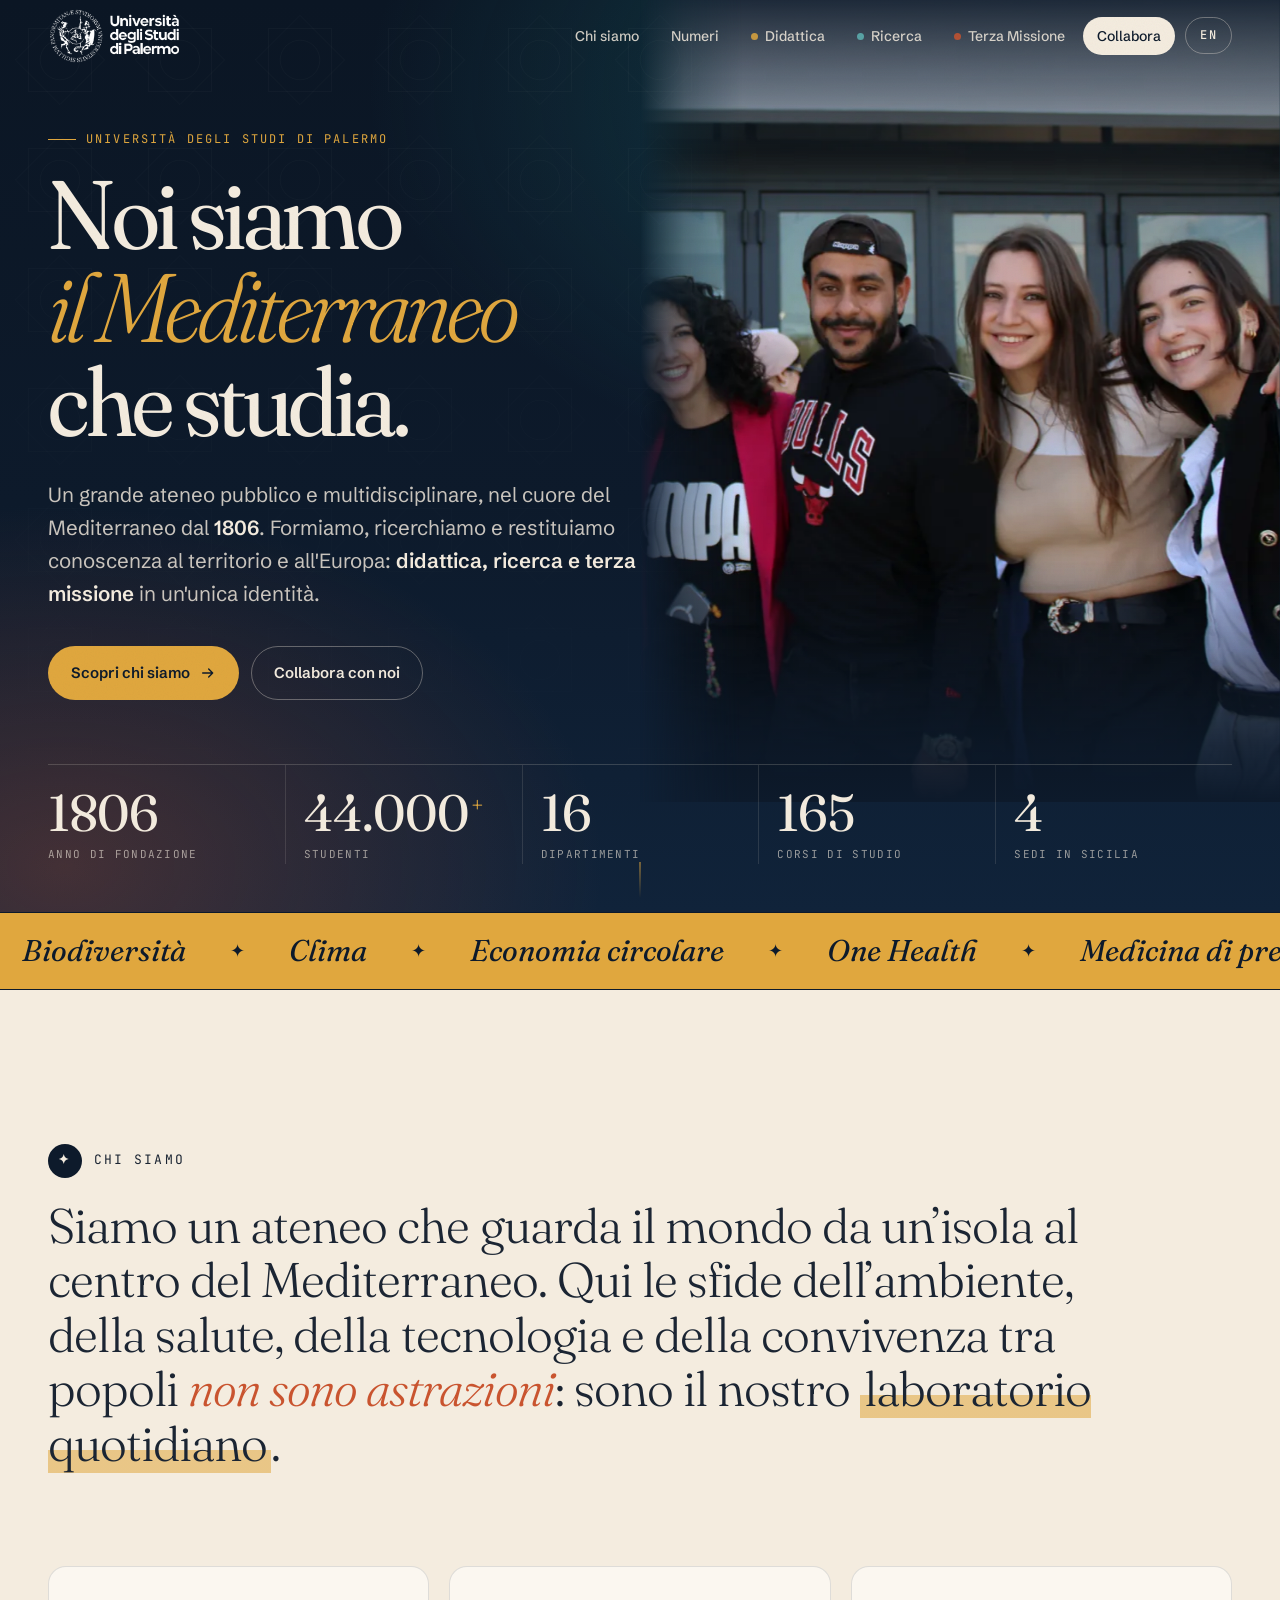
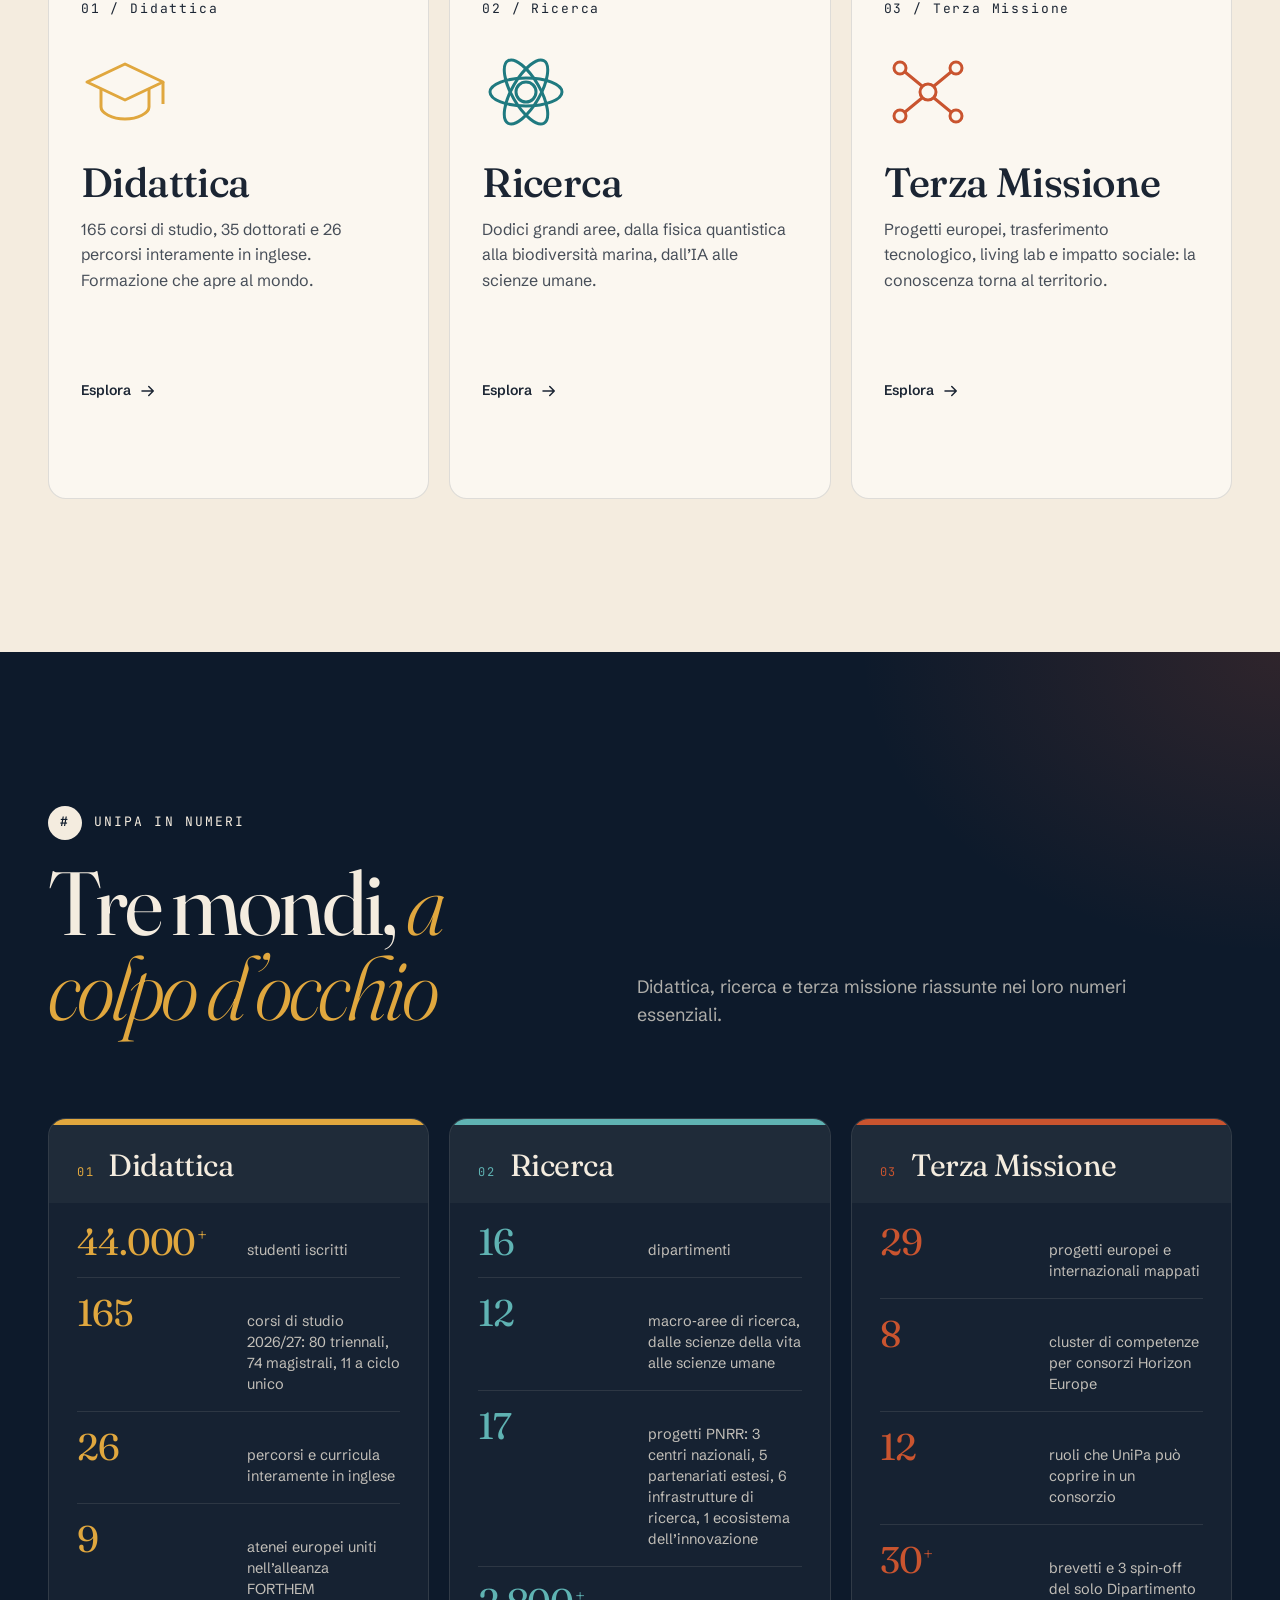
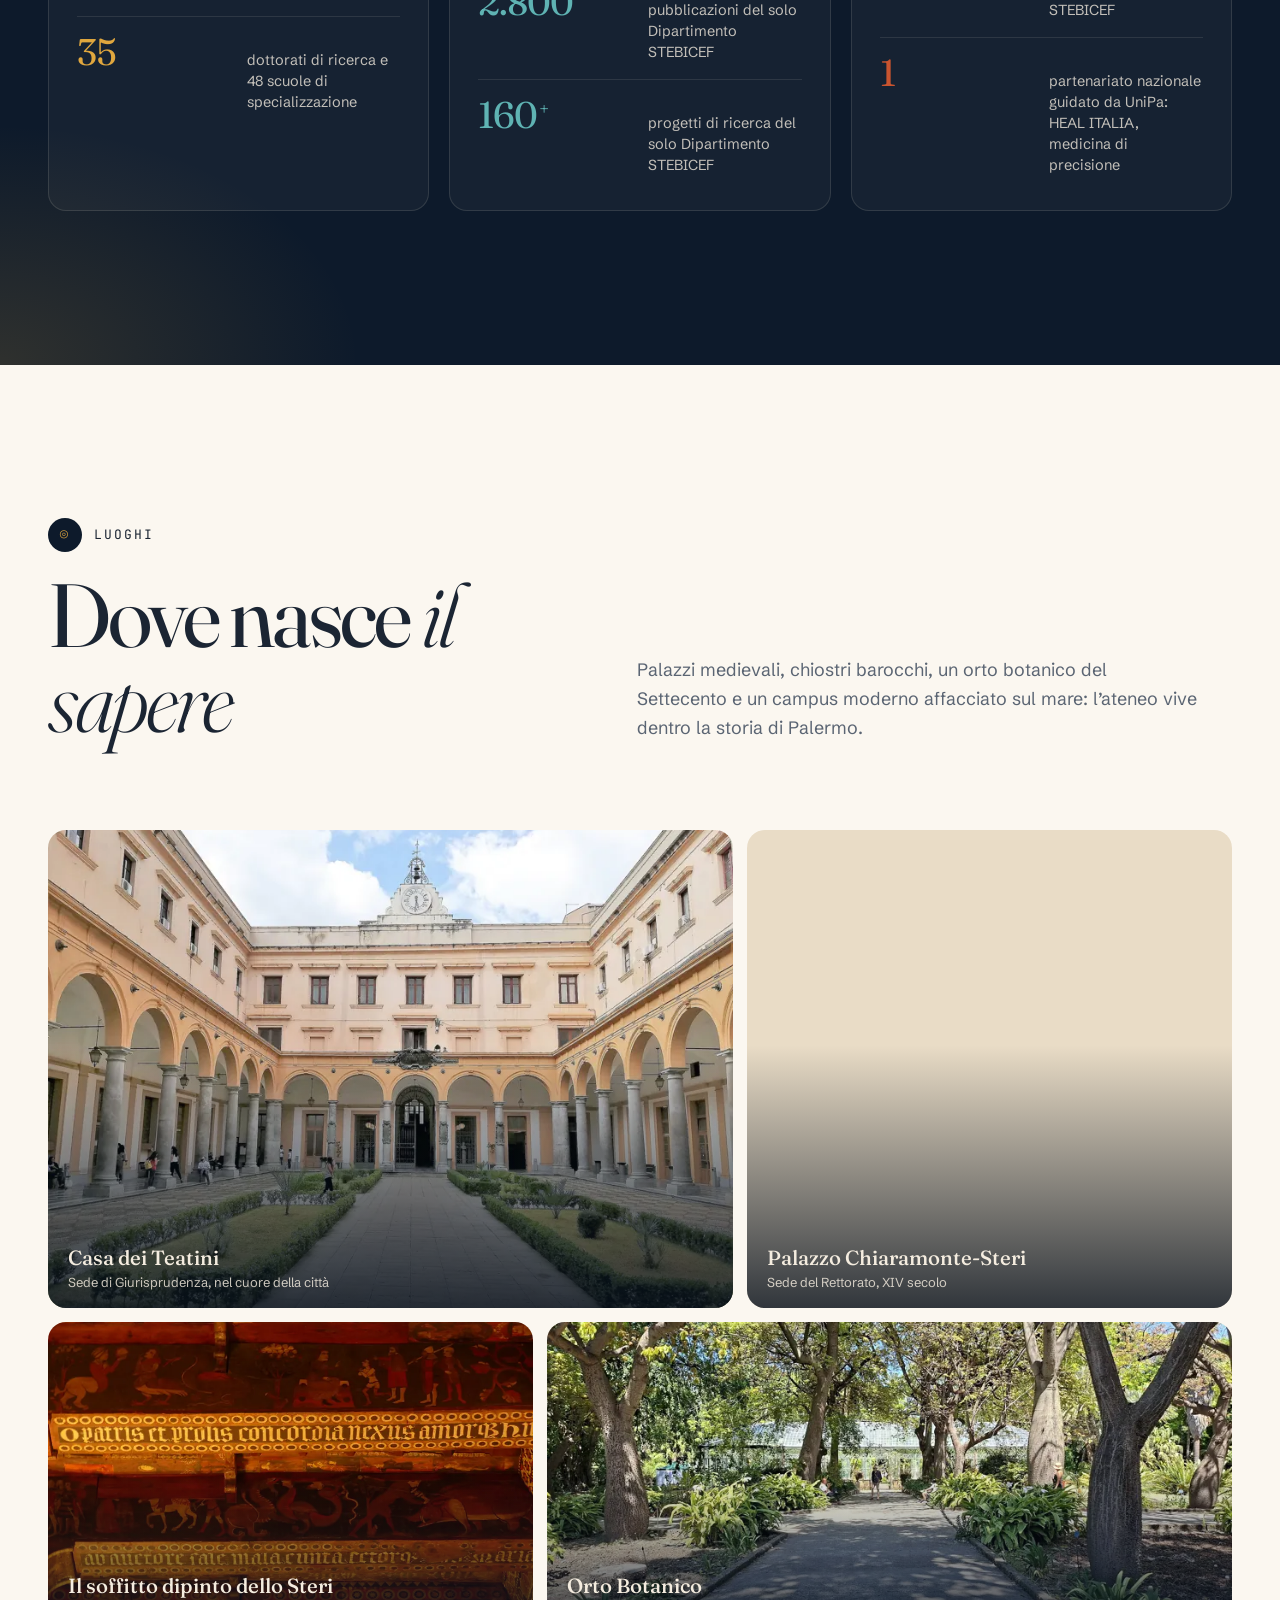
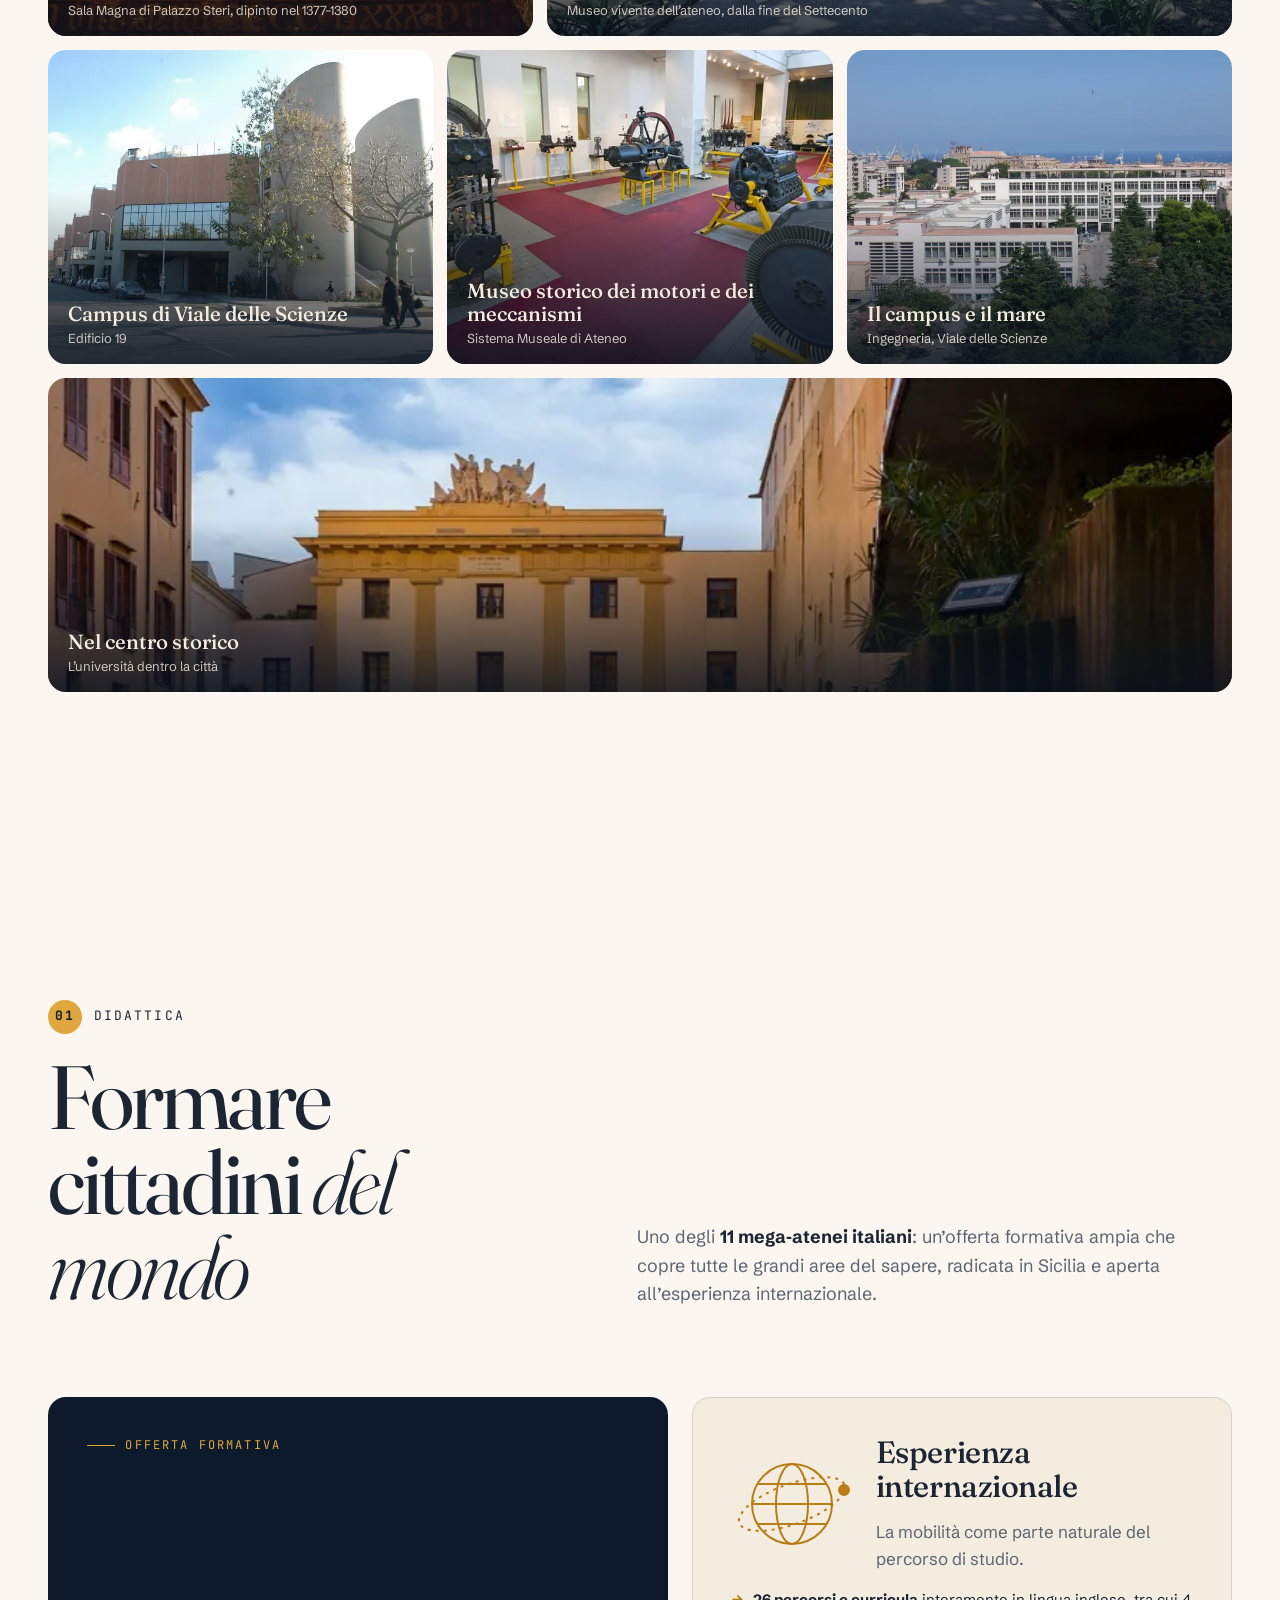
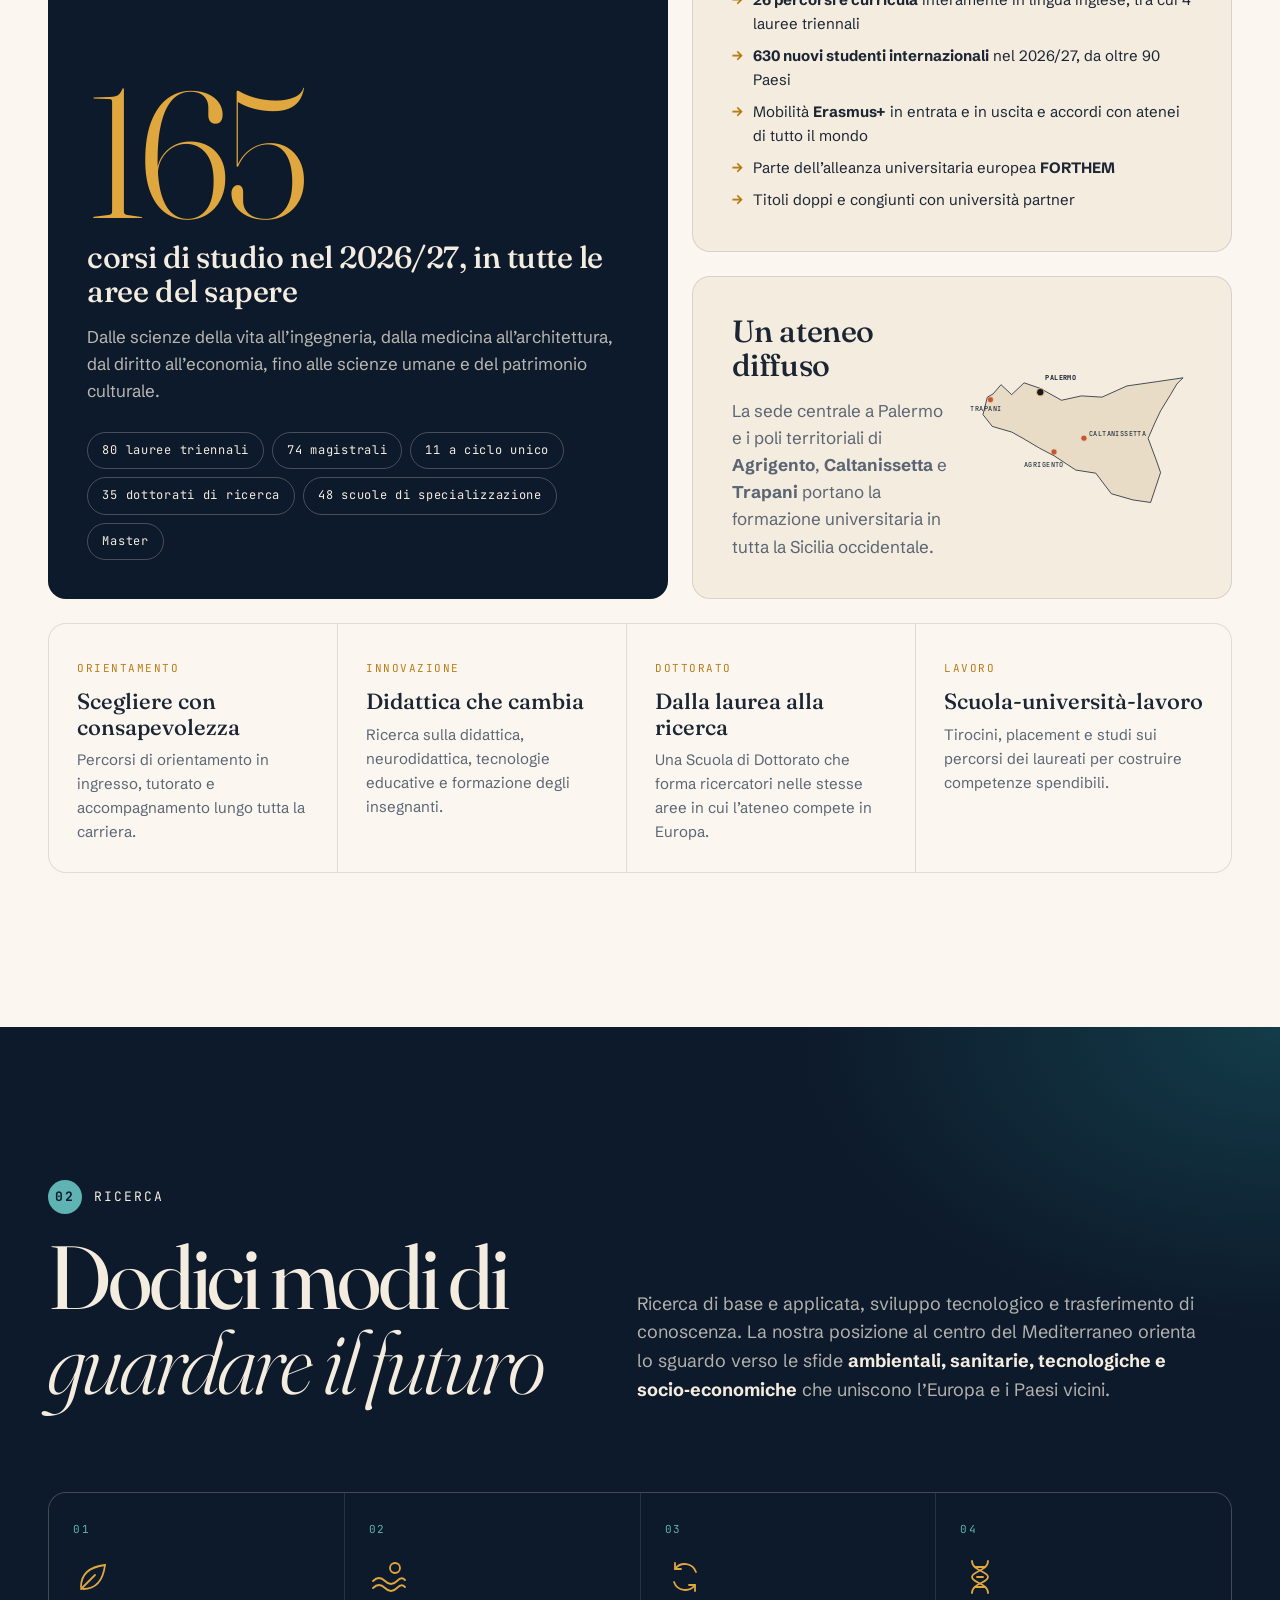
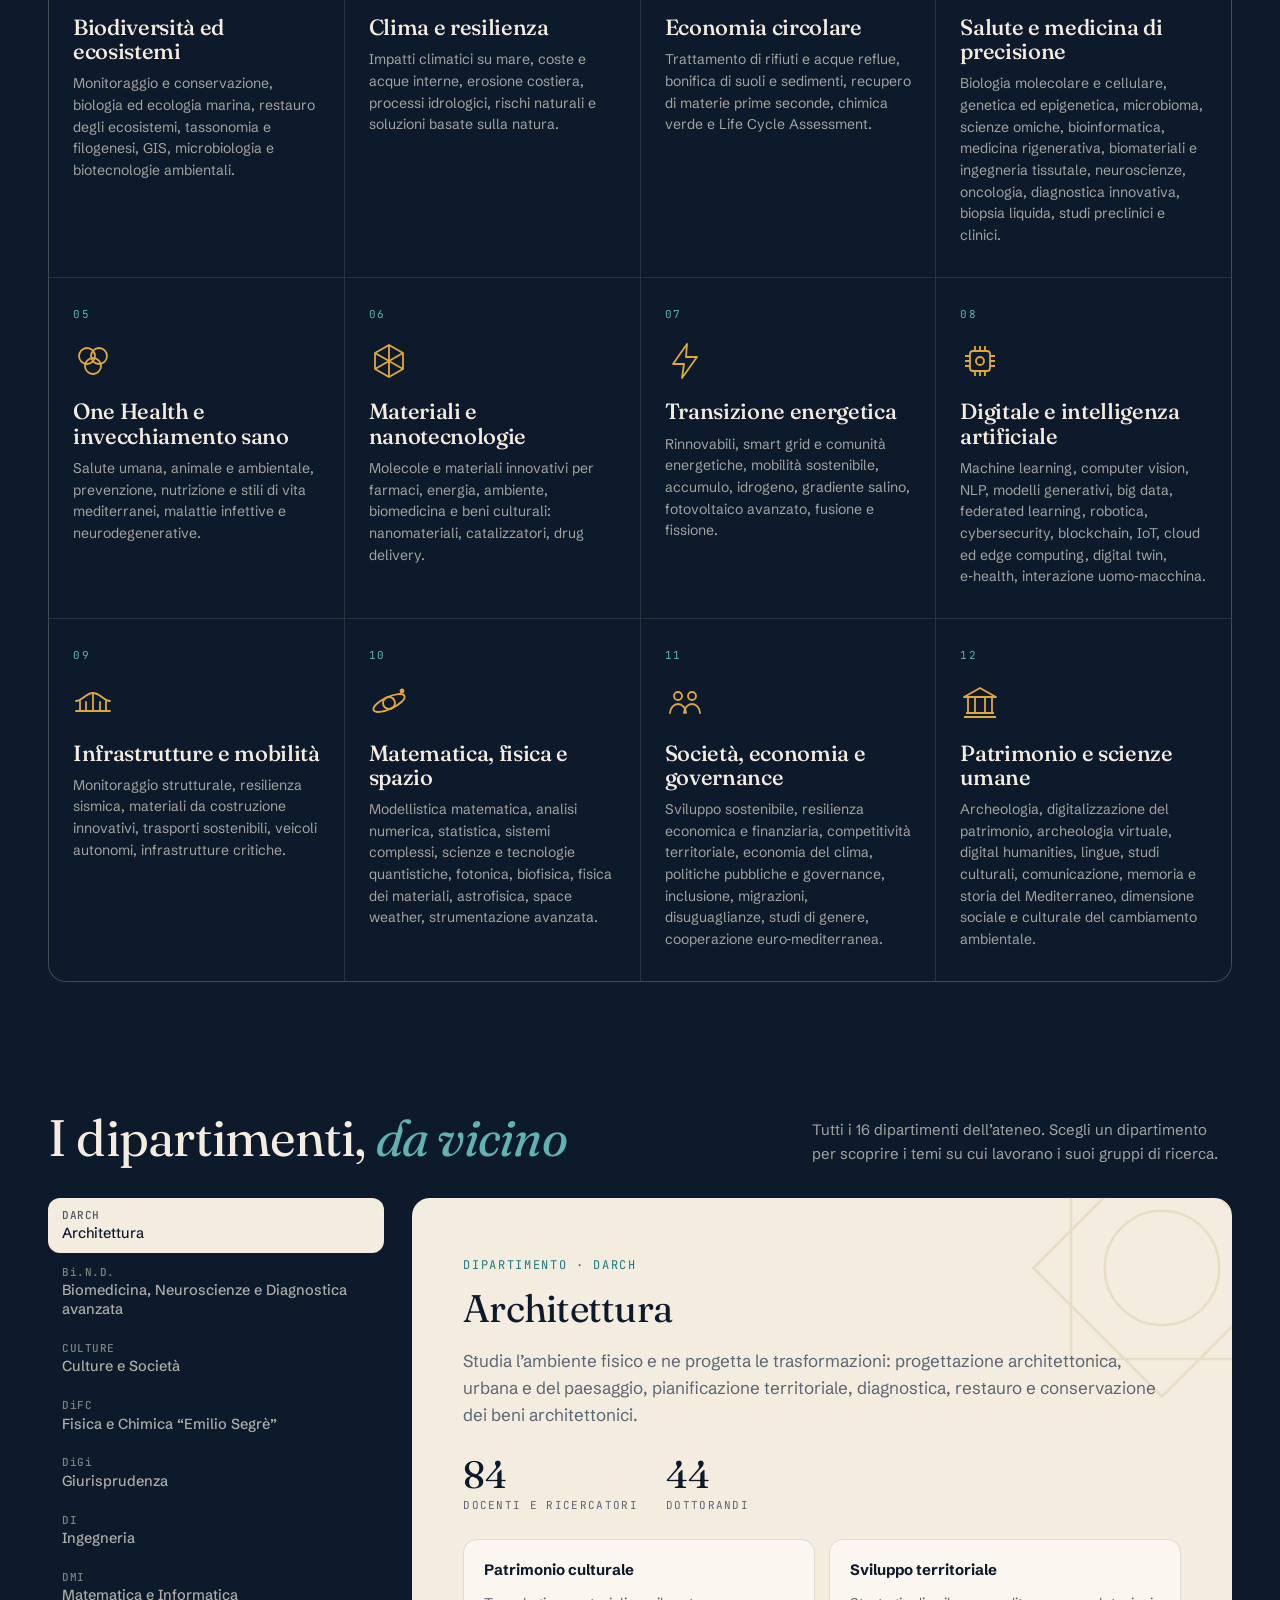
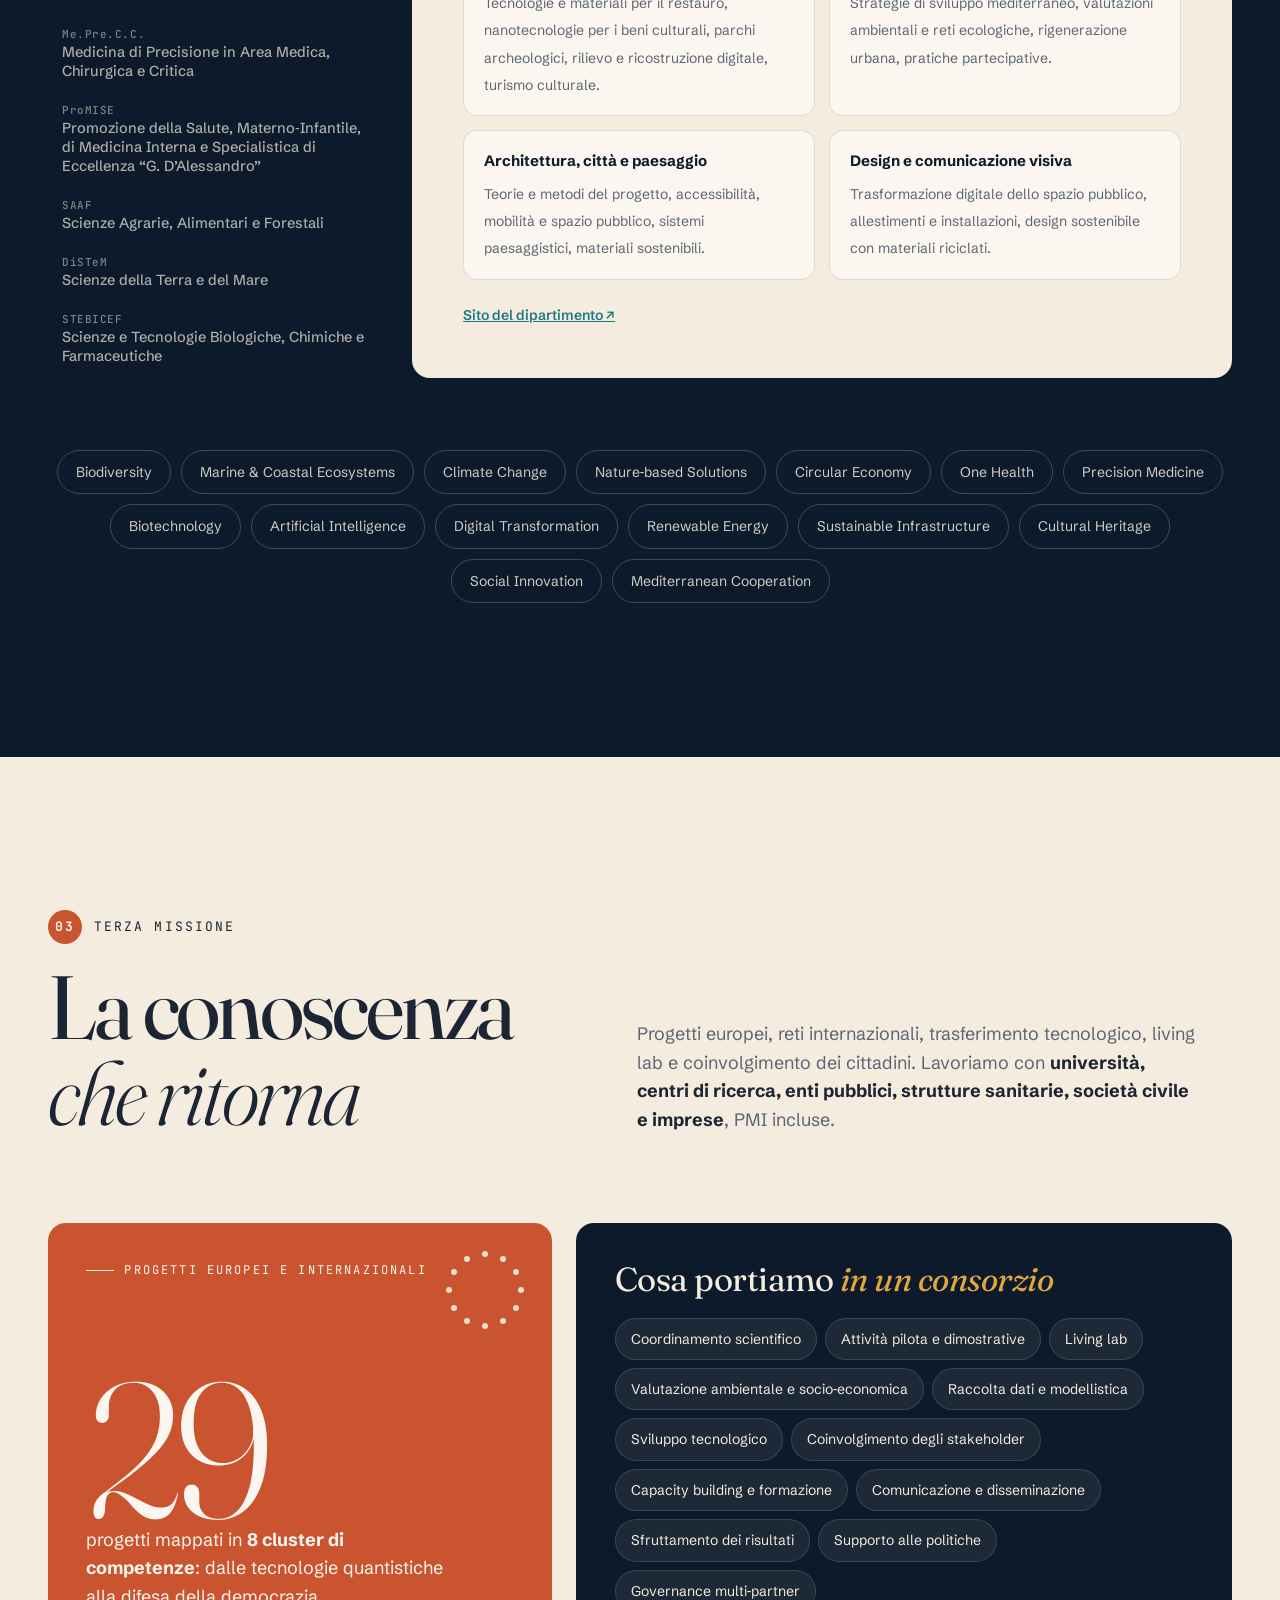
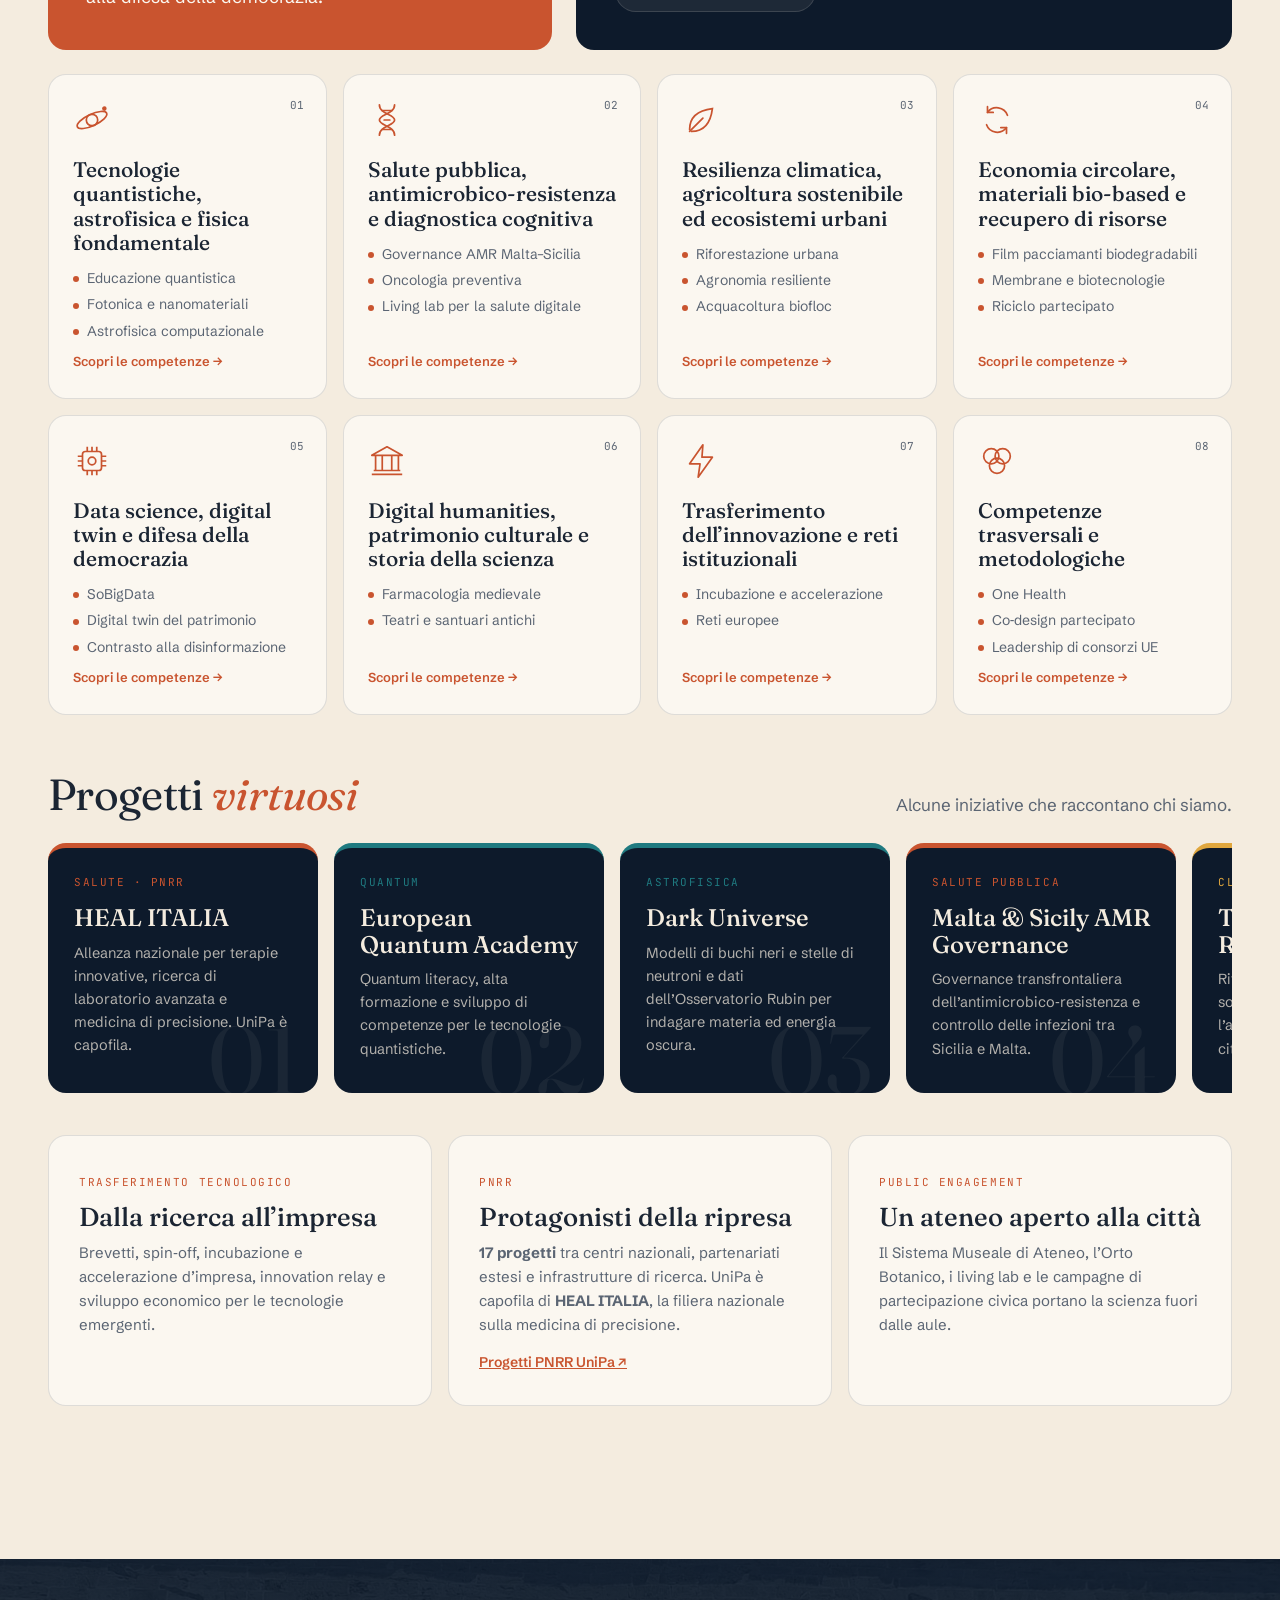
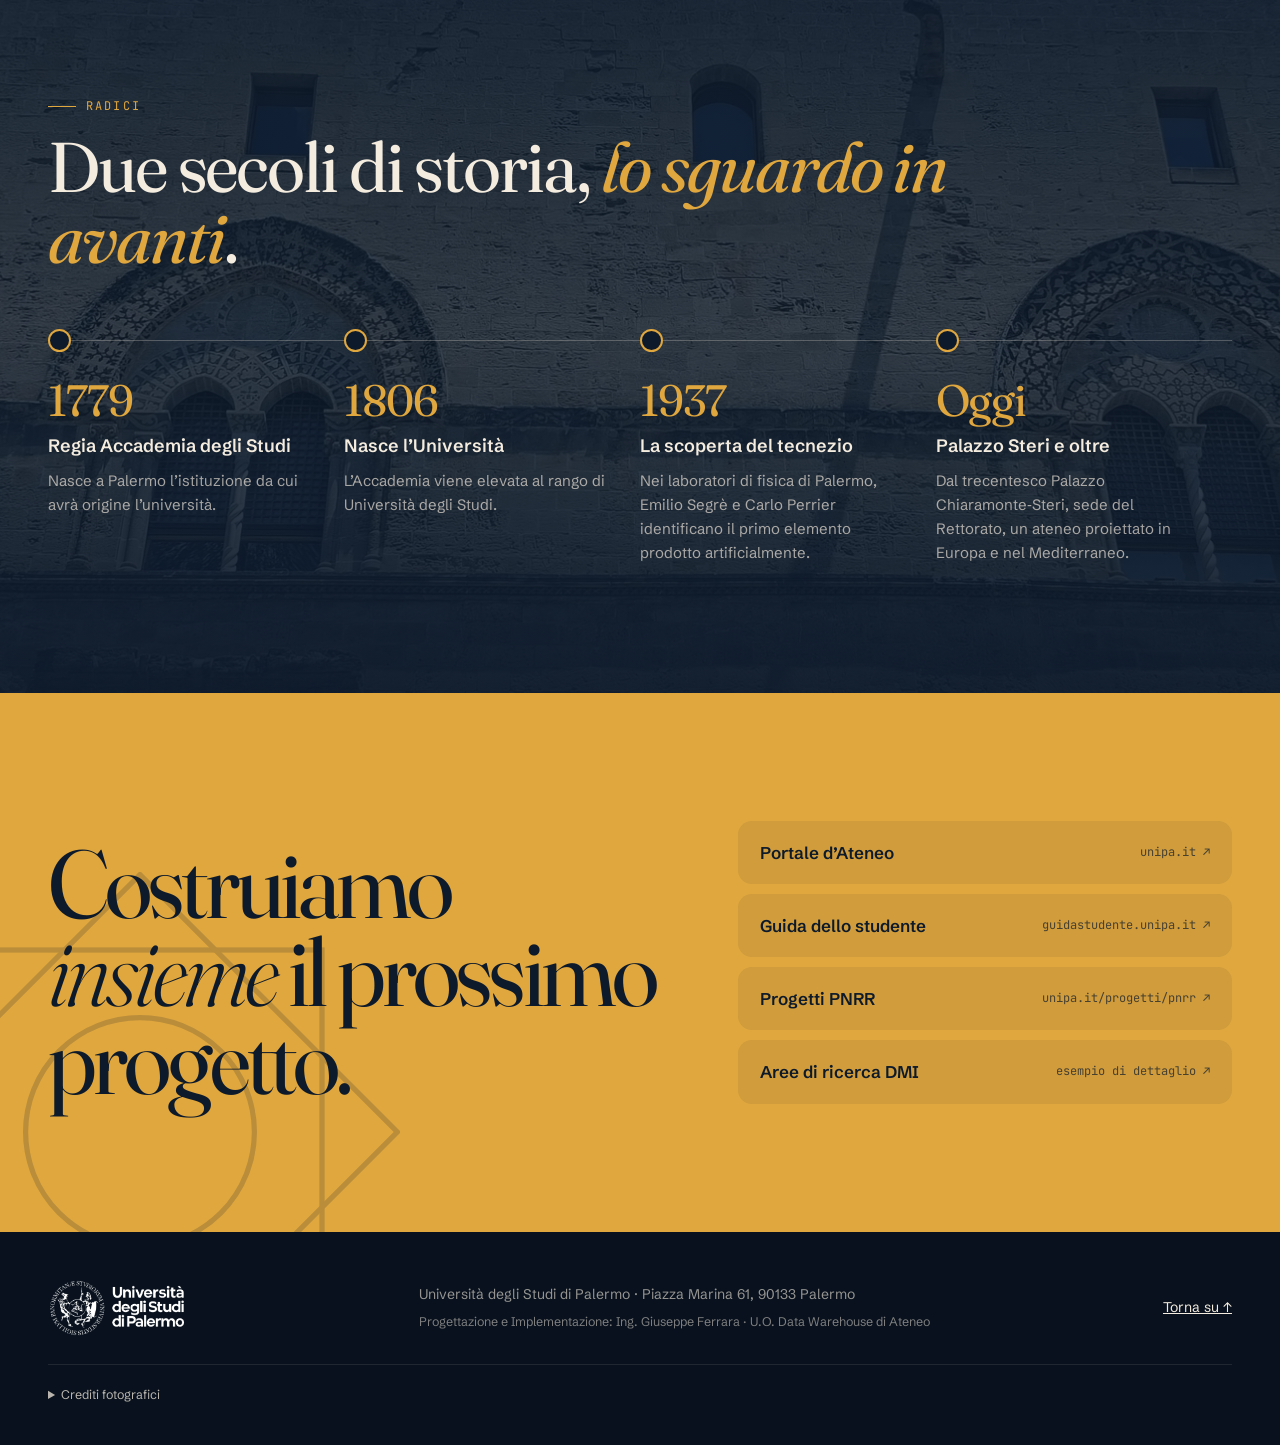
<file: index.html>
<!DOCTYPE html>
<html lang="it">
<head>
  <meta charset="utf-8">
  <meta name="viewport" content="width=device-width, initial-scale=1, viewport-fit=cover">
  <title>UniPa — Noi siamo questi · Didattica, Ricerca, Terza Missione</title>
  <meta name="description" content="Università degli Studi di Palermo: dal 1806 al centro del Mediterraneo. Didattica, ricerca e terza missione di un grande ateneo multidisciplinare europeo.">
  <meta name="theme-color" content="#0d1a2b">
  <meta property="og:title" content="UniPa — Noi siamo questi">
  <meta property="og:description" content="Didattica, Ricerca e Terza Missione dell'Università degli Studi di Palermo. Dal 1806 al centro del Mediterraneo.">
  <meta property="og:type" content="website">
  <meta property="og:image" content="assets/og-image.png">
  <link rel="icon" href="assets/favicon.ico" sizes="16x16 32x32">
  <link rel="preconnect" href="https://fonts.googleapis.com">
  <link rel="preconnect" href="https://fonts.gstatic.com" crossorigin>
  <link href="https://fonts.googleapis.com/css2?family=Fraunces:ital,opsz,wght,SOFT,WONK@0,9..144,300..700,0..100,0..1;1,9..144,300..700,0..100,0..1&family=JetBrains+Mono:wght@400;700&family=Schibsted+Grotesk:wght@400;500;600;700&display=swap" rel="stylesheet">
  <link rel="stylesheet" href="css/style.css">
  <link rel="alternate" hreflang="en" href="en/">
</head>
<body>
<a class="skip" href="#main">Vai al contenuto</a>
<div class="grain" aria-hidden="true"></div>

<!-- ===== SVG sprite ===== -->
<svg width="0" height="0" style="position:absolute" aria-hidden="true">
  <defs>
    <symbol id="star8" viewBox="-50 -50 100 100">
      <rect x="-35" y="-35" width="70" height="70" fill="none" stroke="currentColor" stroke-width="1"/>
      <rect x="-35" y="-35" width="70" height="70" fill="none" stroke="currentColor" stroke-width="1" transform="rotate(45)"/>
      <circle r="22" fill="none" stroke="currentColor" stroke-width="1"/>
    </symbol>
    <symbol id="arrow" viewBox="0 0 24 24"><path d="M4 12h15M13 6l6 6-6 6" fill="none" stroke="currentColor" stroke-width="2" stroke-linecap="round" stroke-linejoin="round"/></symbol>
    <symbol id="ext" viewBox="0 0 24 24"><path d="M7 17 17 7M9 7h8v8" fill="none" stroke="currentColor" stroke-width="2" stroke-linecap="round" stroke-linejoin="round"/></symbol>
    <!-- icone aree di ricerca -->
    <symbol id="i-bio" viewBox="0 0 40 40"><g fill="none" stroke="currentColor" stroke-width="1.8" stroke-linecap="round"><path d="M8 30c0-12 8-20 24-22-2 16-10 24-22 24"/><path d="M8 32 22 18"/></g></symbol>
    <symbol id="i-clima" viewBox="0 0 40 40"><g fill="none" stroke="currentColor" stroke-width="1.8" stroke-linecap="round"><path d="M4 24c4-4 8-4 12 0s8 4 12 0 6-3 8-1"/><path d="M4 31c4-4 8-4 12 0s8 4 12 0 6-3 8-1"/><circle cx="26" cy="11" r="5"/></g></symbol>
    <symbol id="i-circ" viewBox="0 0 40 40"><g fill="none" stroke="currentColor" stroke-width="1.8" stroke-linecap="round" stroke-linejoin="round"><path d="M31 15A12 12 0 0 0 10 12"/><path d="M9 25a12 12 0 0 0 21 3"/><path d="M10 6v6h6M30 34v-6h-6"/></g></symbol>
    <symbol id="i-dna" viewBox="0 0 40 40"><g fill="none" stroke="currentColor" stroke-width="1.8" stroke-linecap="round"><path d="M12 4c0 10 16 10 16 16s-16 6-16 16"/><path d="M28 4c0 10-16 10-16 16s16 6 16 16"/><path d="M15 10h10M15 30h10M17 20h6"/></g></symbol>
    <symbol id="i-onehealth" viewBox="0 0 40 40"><g fill="none" stroke="currentColor" stroke-width="1.8"><circle cx="14" cy="15" r="8"/><circle cx="26" cy="15" r="8"/><circle cx="20" cy="25" r="8"/></g></symbol>
    <symbol id="i-mat" viewBox="0 0 40 40"><g fill="none" stroke="currentColor" stroke-width="1.8" stroke-linejoin="round"><path d="M20 4 34 12v16L20 36 6 28V12z"/><path d="M20 4v32M6 12l28 16M34 12 6 28"/></g></symbol>
    <symbol id="i-energy" viewBox="0 0 40 40"><path d="M22 3 8 23h11l-2 14 15-21H21z" fill="none" stroke="currentColor" stroke-width="1.8" stroke-linejoin="round"/></symbol>
    <symbol id="i-ai" viewBox="0 0 40 40"><g fill="none" stroke="currentColor" stroke-width="1.8"><rect x="10" y="10" width="20" height="20" rx="3"/><path d="M15 10V5M20 10V5M25 10V5M15 35v-5M20 35v-5M25 35v-5M10 15H5M10 20H5M10 25H5M35 15h-5M35 20h-5M35 25h-5"/><circle cx="20" cy="20" r="4"/></g></symbol>
    <symbol id="i-infra" viewBox="0 0 40 40"><g fill="none" stroke="currentColor" stroke-width="1.8" stroke-linecap="round"><path d="M3 28h34M7 28V18M33 28V18"/><path d="M3 18c6 0 10-8 17-8s11 8 17 8"/><path d="M13 28v-9M20 28V10M27 28v-9"/></g></symbol>
    <symbol id="i-space" viewBox="0 0 40 40"><g fill="none" stroke="currentColor" stroke-width="1.8"><circle cx="20" cy="20" r="6"/><ellipse cx="20" cy="20" rx="17" ry="6" transform="rotate(-25 20 20)"/><circle cx="33" cy="8" r="1.5" fill="currentColor"/></g></symbol>
    <symbol id="i-soc" viewBox="0 0 40 40"><g fill="none" stroke="currentColor" stroke-width="1.8" stroke-linecap="round"><circle cx="13" cy="13" r="4"/><circle cx="27" cy="13" r="4"/><path d="M5 30c0-5 4-9 8-9s8 4 8 9M19 30c0-5 4-9 8-9s8 4 8 9"/></g></symbol>
    <symbol id="i-heritage" viewBox="0 0 40 40"><g fill="none" stroke="currentColor" stroke-width="1.8" stroke-linejoin="round"><path d="M4 14 20 5l16 9z"/><path d="M8 14v16M15 14v16M25 14v16M32 14v16M4 34h32M6 30h28"/></g></symbol>
  </defs>
</svg>

<!-- ===== HEADER ===== -->
<header class="site-header" id="top">
  <nav class="wrap nav" aria-label="Navigazione principale">
    <a class="brand" href="#top" aria-label="Università degli Studi di Palermo — torna all'inizio">
      <img class="brand-logo" src="assets/logo-unipa-white.png" alt="Università degli Studi di Palermo" width="219" height="89">
    </a>
    <button class="nav-toggle" aria-label="Apri il menu" aria-expanded="false" aria-controls="menu"><span></span><span></span><span></span></button>
    <ul class="nav-links" id="menu">
      <li><a href="#chi-siamo">Chi siamo</a></li>
      <li><a href="#numeri">Numeri</a></li>
      <li><a href="#didattica"><span class="dot" style="background:var(--ocra)"></span>Didattica</a></li>
      <li><a href="#ricerca"><span class="dot" style="background:var(--mare-light)"></span>Ricerca</a></li>
      <li><a href="#terza-missione"><span class="dot" style="background:var(--terra)"></span>Terza Missione</a></li>
      <li><a href="#contatti">Collabora</a></li>
      <li><a class="lang" href="en/" hreflang="en" lang="en" aria-label="English version">EN</a></li>
    </ul>
  </nav>
</header>

<main id="main">

<!-- ===== HERO ===== -->
<section class="hero" aria-label="Introduzione">
  <div class="hero-pattern" aria-hidden="true">
    <svg preserveAspectRatio="xMidYMid slice">
      <defs>
        <pattern id="tile" width="120" height="120" patternUnits="userSpaceOnUse">
          <g transform="translate(60 60) scale(.9)" color="rgba(244,236,223,.07)"><use href="#star8" x="-50" y="-50" width="100" height="100"/></g>
        </pattern>
        <linearGradient id="fadeMask" x1="0" y1="0" x2="0" y2="1"><stop offset="0" stop-color="#fff" stop-opacity=".9"/><stop offset="1" stop-color="#fff" stop-opacity="0"/></linearGradient>
        <mask id="m"><rect width="100%" height="100%" fill="url(#fadeMask)"/></mask>
      </defs>
      <rect width="100%" height="100%" fill="url(#tile)" mask="url(#m)"/>
    </svg>
  </div>


  <figure class="hero-photo" aria-label="Studenti UniPa al Welcome Day">
        <img src="assets/img/studenti-1500.webp" srcset="assets/img/studenti-900.webp 900w, assets/img/studenti-1500.webp 1500w" sizes="(max-width: 900px) 100vw, 50vw" alt="Studenti UniPa sorridenti al Welcome Day, una studentessa indossa la maglia UNIPA" width="1500" height="1563" fetchpriority="high">
      </figure>

  <div class="wrap hero-inner">
    <div class="hero-grid">
      <div class="hero-copy">
      <span class="eyebrow fade-up">Università degli Studi di Palermo</span>
      <h1>
        <span class="line"><span>Noi siamo</span></span>
        <span class="line"><span><em>il Mediterraneo</em></span></span>
        <span class="line"><span>che studia.</span></span>
      </h1>
      <p class="hero-lead fade-up d1">Un grande ateneo pubblico e multidisciplinare, nel cuore del Mediterraneo dal <strong>1806</strong>. Formiamo, ricerchiamo e restituiamo conoscenza al territorio e all'Europa: <strong>didattica, ricerca e terza missione</strong> in un'unica identità.</p>
      <div class="hero-ctas fade-up d2">
        <a class="btn btn-primary" href="#chi-siamo">Scopri chi siamo <svg><use href="#arrow"/></svg></a>
        <a class="btn btn-ghost" href="#contatti">Collabora con noi</a>
      </div>
      </div>
    </div>

    <div class="hero-stats fade-up d3" role="list">
      <div role="listitem"><div class="stat-num" data-count="1806" data-plain>1806</div><div class="stat-label">Anno di fondazione</div></div>
      <div role="listitem"><div class="stat-num"><span data-count="44000">44.000</span><sup>+</sup></div><div class="stat-label">Studenti</div></div>
      <div role="listitem"><div class="stat-num" data-count="16">16</div><div class="stat-label">Dipartimenti</div></div>
      <div role="listitem"><div class="stat-num" data-count="165">165</div><div class="stat-label">Corsi di studio</div></div>
      <div role="listitem"><div class="stat-num" data-count="4">4</div><div class="stat-label">Sedi in Sicilia</div></div>
    </div>
  </div>
  <div class="scroll-cue" aria-hidden="true"></div>
</section>

<div class="marquee" aria-hidden="true">
  <div class="marquee-track">
    <span>Biodiversità</span><span>Clima</span><span>Economia circolare</span><span>One Health</span><span>Medicina di precisione</span><span>Intelligenza artificiale</span><span>Tecnologie quantistiche</span><span>Energia</span><span>Patrimonio culturale</span><span>Cooperazione euro‑mediterranea</span>
    <span>Biodiversità</span><span>Clima</span><span>Economia circolare</span><span>One Health</span><span>Medicina di precisione</span><span>Intelligenza artificiale</span><span>Tecnologie quantistiche</span><span>Energia</span><span>Patrimonio culturale</span><span>Cooperazione euro‑mediterranea</span>
  </div>
</div>

<!-- ===== CHI SIAMO / MANIFESTO ===== -->
<section class="section manifesto" id="chi-siamo">
  <div class="wrap">
    <div class="section-num reveal"><b style="background:var(--ink);color:var(--tufo)">✦</b> Chi siamo</div>
    <p class="manifesto-quote reveal">Siamo un ateneo che guarda il mondo da un’isola al centro del Mediterraneo. Qui le sfide dell’ambiente, della salute, della tecnologia e della convivenza tra popoli <em>non sono astrazioni</em>: sono il nostro <span class="hl">laboratorio quotidiano</span>.</p>

    <div class="pillars stagger">
      <a class="pillar didattica reveal" href="#didattica" style="--i:0">
        <span class="pillar-idx">01 / Didattica</span>
        <svg class="pillar-icon" viewBox="0 0 88 88" aria-hidden="true"><g fill="none" stroke="currentColor" stroke-width="3" stroke-linejoin="round"><path d="M44 16 6 34l38 18 38-18z"/><path d="M20 41v18c0 6 11 12 24 12s24-6 24-12V41"/><path d="M82 34v22"/></g></svg>
        <h3>Didattica</h3>
        <p>165 corsi di studio, 35 dottorati e 26 percorsi interamente in inglese. Formazione che apre al mondo.</p>
        <span class="pillar-go">Esplora <svg><use href="#arrow"/></svg></span>
      </a>
      <a class="pillar ricerca reveal" href="#ricerca" style="--i:1">
        <span class="pillar-idx">02 / Ricerca</span>
        <svg class="pillar-icon" viewBox="0 0 88 88" aria-hidden="true"><g fill="none" stroke="currentColor" stroke-width="3"><circle cx="44" cy="44" r="10"/><ellipse cx="44" cy="44" rx="36" ry="14"/><ellipse cx="44" cy="44" rx="36" ry="14" transform="rotate(60 44 44)"/><ellipse cx="44" cy="44" rx="36" ry="14" transform="rotate(120 44 44)"/></g></svg>
        <h3>Ricerca</h3>
        <p>Dodici grandi aree, dalla fisica quantistica alla biodiversità marina, dall’IA alle scienze umane.</p>
        <span class="pillar-go">Esplora <svg><use href="#arrow"/></svg></span>
      </a>
      <a class="pillar terza reveal" href="#terza-missione" style="--i:2">
        <span class="pillar-idx">03 / Terza Missione</span>
        <svg class="pillar-icon" viewBox="0 0 88 88" aria-hidden="true"><g fill="none" stroke="currentColor" stroke-width="3" stroke-linecap="round"><circle cx="44" cy="44" r="8"/><circle cx="16" cy="20" r="6"/><circle cx="72" cy="20" r="6"/><circle cx="16" cy="68" r="6"/><circle cx="72" cy="68" r="6"/><path d="M21 24l17 14M67 24 50 38M21 64l17-14M67 64 50 50"/></g></svg>
        <h3>Terza Missione</h3>
        <p>Progetti europei, trasferimento tecnologico, living lab e impatto sociale: la conoscenza torna al territorio.</p>
        <span class="pillar-go">Esplora <svg><use href="#arrow"/></svg></span>
      </a>
    </div>
  </div>
</section>


<!-- ===== NUMERI A COLPO D'OCCHIO ===== -->
<section class="section numeri-sec" id="numeri" aria-labelledby="numeri-title">
  <div class="wrap">
    <div class="section-head">
      <div>
        <div class="section-num reveal"><b>#</b> UniPa in numeri</div>
        <h2 class="reveal" id="numeri-title">Tre mondi, <em>a colpo d’occhio</em></h2>
      </div>
      <p class="section-intro reveal">Didattica, ricerca e terza missione riassunte nei loro numeri essenziali.</p>
    </div>

    <div class="num-grid">
      <article class="num-col did reveal" style="--i:0">
        <header><span class="num-idx">01</span><h3>Didattica</h3></header>
        <dl>
          <div><dt><span data-count="44000">44.000</span><i>+</i></dt><dd>studenti iscritti</dd></div>
          <div><dt data-count="165">165</dt><dd>corsi di studio 2026/27: 80 triennali, 74 magistrali, 11 a ciclo unico</dd></div>
          <div><dt data-count="26">26</dt><dd>percorsi e curricula interamente in inglese</dd></div>
          <div><dt data-count="9">9</dt><dd>atenei europei uniti nell’alleanza FORTHEM</dd></div>
          <div><dt data-count="35">35</dt><dd>dottorati di ricerca e 48 scuole di specializzazione</dd></div>
        </dl>
      </article>

      <article class="num-col ric reveal" style="--i:1">
        <header><span class="num-idx">02</span><h3>Ricerca</h3></header>
        <dl>
          <div><dt data-count="16">16</dt><dd>dipartimenti</dd></div>
          <div><dt data-count="12">12</dt><dd>macro‑aree di ricerca, dalle scienze della vita alle scienze umane</dd></div>
          <div><dt data-count="17">17</dt><dd>progetti PNRR: 3 centri nazionali, 5 partenariati estesi, 6 infrastrutture di ricerca, 1 ecosistema dell’innovazione</dd></div>
          <div><dt><span data-count="2800">2.800</span><i>+</i></dt><dd>pubblicazioni del solo Dipartimento STEBICEF</dd></div>
          <div><dt><span data-count="160">160</span><i>+</i></dt><dd>progetti di ricerca del solo Dipartimento STEBICEF</dd></div>
        </dl>
      </article>

      <article class="num-col tm reveal" style="--i:2">
        <header><span class="num-idx">03</span><h3>Terza Missione</h3></header>
        <dl>
          <div><dt data-count="29">29</dt><dd>progetti europei e internazionali mappati</dd></div>
          <div><dt data-count="8">8</dt><dd>cluster di competenze per consorzi Horizon Europe</dd></div>
          <div><dt data-count="12">12</dt><dd>ruoli che UniPa può coprire in un consorzio</dd></div>
          <div><dt><span data-count="30">30</span><i>+</i></dt><dd>brevetti e 3 spin‑off del solo Dipartimento STEBICEF</dd></div>
          <div><dt data-count="1">1</dt><dd>partenariato nazionale guidato da UniPa: HEAL ITALIA, medicina di precisione</dd></div>
        </dl>
      </article>
    </div>
  </div>
</section>


<!-- ===== LUOGHI / GALLERY ===== -->
<section class="section places" id="luoghi" aria-label="Galleria fotografica dell’ateneo">
  <div class="wrap">
    <div class="section-head">
      <div>
        <div class="section-num reveal"><b>◎</b> Luoghi</div>
        <h2 class="reveal">Dove nasce <em>il sapere</em></h2>
      </div>
      <p class="section-intro reveal">Palazzi medievali, chiostri barocchi, un orto botanico del Settecento e un campus moderno affacciato sul mare: l’ateneo vive dentro la storia di Palermo.</p>
    </div>
    <div class="ph-grid">
      <figure class="ph ph-teatini reveal" style="--i:0">
        <img src="assets/img/teatini-800.webp" srcset="assets/img/teatini-800.webp 800w, assets/img/teatini-1600.webp 1600w" sizes="(max-width: 700px) 100vw, 50vw" alt="Casa dei Teatini — Sede di Giurisprudenza, nel cuore della città" loading="lazy" decoding="async" width="1920" height="1440">
        <figcaption><b>Casa dei Teatini</b><span>Sede di Giurisprudenza, nel cuore della città</span></figcaption>
      </figure>
      <figure class="ph ph-steri reveal" style="--i:1">
        <img src="assets/img/steri-800.webp" srcset="assets/img/steri-800.webp 800w, assets/img/steri-1600.webp 1600w" sizes="(max-width: 700px) 100vw, 50vw" alt="Palazzo Chiaramonte‑Steri — Sede del Rettorato, XIV secolo" loading="lazy" decoding="async" width="1920" height="885">
        <figcaption><b>Palazzo Chiaramonte‑Steri</b><span>Sede del Rettorato, XIV secolo</span></figcaption>
      </figure>
      <figure class="ph ph-soffitto reveal" style="--i:2">
        <img src="assets/img/soffitto-800.webp" srcset="assets/img/soffitto-800.webp 800w, assets/img/soffitto-1600.webp 1600w" sizes="(max-width: 700px) 100vw, 50vw" alt="Il soffitto dipinto dello Steri — Sala Magna di Palazzo Steri, dipinto nel 1377–1380" loading="lazy" decoding="async" width="1920" height="1440">
        <figcaption><b>Il soffitto dipinto dello Steri</b><span>Sala Magna di Palazzo Steri, dipinto nel 1377–1380</span></figcaption>
      </figure>
      <figure class="ph ph-orto reveal" style="--i:3">
        <img src="assets/img/orto-800.webp" srcset="assets/img/orto-800.webp 800w, assets/img/orto-1600.webp 1600w" sizes="(max-width: 700px) 100vw, 50vw" alt="Orto Botanico — Museo vivente dell’ateneo, dalla fine del Settecento" loading="lazy" decoding="async" width="1920" height="885">
        <figcaption><b>Orto Botanico</b><span>Museo vivente dell’ateneo, dalla fine del Settecento</span></figcaption>
      </figure>
      <figure class="ph ph-edificio19 reveal" style="--i:0">
        <img src="assets/img/edificio19-800.webp" srcset="assets/img/edificio19-800.webp 800w, assets/img/edificio19-1600.webp 1600w" sizes="(max-width: 700px) 100vw, 50vw" alt="Campus di Viale delle Scienze — Edificio 19" loading="lazy" decoding="async" width="1920" height="1277">
        <figcaption><b>Campus di Viale delle Scienze</b><span>Edificio 19</span></figcaption>
      </figure>
      <figure class="ph ph-motori reveal" style="--i:1">
        <img src="assets/img/motori-800.webp" srcset="assets/img/motori-800.webp 800w, assets/img/motori-1600.webp 1600w" sizes="(max-width: 700px) 100vw, 50vw" alt="Museo storico dei motori e dei meccanismi — Sistema Museale di Ateneo" loading="lazy" decoding="async" width="1920" height="1078">
        <figcaption><b>Museo storico dei motori e dei meccanismi</b><span>Sistema Museale di Ateneo</span></figcaption>
      </figure>
      <figure class="ph ph-campus reveal" style="--i:2">
        <img src="assets/img/campus-800.webp" srcset="assets/img/campus-800.webp 800w, assets/img/campus-1600.webp 1600w" sizes="(max-width: 700px) 100vw, 50vw" alt="Il campus e il mare — Ingegneria, Viale delle Scienze" loading="lazy" decoding="async" width="1600" height="1200">
        <figcaption><b>Il campus e il mare</b><span>Ingegneria, Viale delle Scienze</span></figcaption>
      </figure>
      <figure class="ph ph-cortile reveal" style="--i:3">
        <img src="assets/img/cortile-800.webp" srcset="assets/img/cortile-800.webp 800w, assets/img/cortile-1600.webp 1600w" sizes="(max-width: 700px) 100vw, 50vw" alt="Nel centro storico — L’università dentro la città" loading="lazy" decoding="async" width="1920" height="1439">
        <figcaption><b>Nel centro storico</b><span>L’università dentro la città</span></figcaption>
      </figure>
    </div>
  </div>
</section>

<!-- ===== DIDATTICA ===== -->
<section class="section didattica-sec" id="didattica">
  <div class="wrap">
    <div class="section-head">
      <div>
        <div class="section-num reveal"><b>01</b> Didattica</div>
        <h2 class="reveal">Formare cittadini <em>del mondo</em></h2>
      </div>
      <p class="section-intro reveal">Uno degli <strong>11 mega‑atenei italiani</strong>: un’offerta formativa ampia che copre tutte le grandi aree del sapere, radicata in Sicilia e aperta all’esperienza internazionale.</p>
    </div>

    <div class="did-grid">
      <article class="did-card did-big reveal">
        <span class="eyebrow">Offerta formativa</span>
        <div class="big-num" data-count="165">165</div>
        <h3>corsi di studio nel 2026/27, in tutte le aree del sapere</h3>
        <p>Dalle scienze della vita all’ingegneria, dalla medicina all’architettura, dal diritto all’economia, fino alle scienze umane e del patrimonio culturale.</p>
        <div class="levels">
          <span>80 lauree triennali</span><span>74 magistrali</span><span>11 a ciclo unico</span><span>35 dottorati di ricerca</span><span>48 scuole di specializzazione</span><span>Master</span>
        </div>
      </article>

      <article class="did-card reveal">
        <div class="intl">
          <svg class="intl-globe" viewBox="0 0 120 120" aria-hidden="true">
            <g fill="none" stroke="currentColor" stroke-width="2">
              <circle cx="60" cy="60" r="40"/>
              <ellipse cx="60" cy="60" rx="16" ry="40"/>
              <path d="M20 60h80M26 40h68M26 80h68"/>
              <g class="orbit"><ellipse cx="60" cy="60" rx="56" ry="20" stroke-dasharray="3 5" transform="rotate(-20 60 60)"/><circle cx="112" cy="46" r="5" fill="currentColor"/></g>
            </g>
          </svg>
          <div>
            <h3>Esperienza internazionale</h3>
            <p>La mobilità come parte naturale del percorso di studio.</p>
          </div>
        </div>
        <ul class="intl-list">
          <li><span><b>26 percorsi e curricula</b> interamente in lingua inglese, tra cui 4 lauree triennali</span></li>
          <li><span><b>630 nuovi studenti internazionali</b> nel 2026/27, da oltre 90 Paesi</span></li>
          <li><span>Mobilità <b>Erasmus+</b> in entrata e in uscita e accordi con atenei di tutto il mondo</span></li>
          <li><span>Parte dell’alleanza universitaria europea <b>FORTHEM</b></span></li>
          <li><span>Titoli doppi e congiunti con università partner</span></li>
        </ul>
      </article>

      <article class="did-card reveal">
        <div class="poli">
          <div>
            <h3>Un ateneo diffuso</h3>
            <p>La sede centrale a Palermo e i poli territoriali di <b>Agrigento</b>, <b>Caltanissetta</b> e <b>Trapani</b> portano la formazione universitaria in tutta la Sicilia occidentale.</p>
          </div>
          <svg class="sicily" viewBox="0 0 360 245" role="img" aria-label="Mappa della Sicilia con le sedi UniPa: Palermo, Trapani, Agrigento, Caltanissetta">
            <path class="island" d="M345,27 L304,33 L255,40 L215,58 L182,56 L150,63 L116,44 L90,35 L70,54 L53,38 L40,53 L31,58 L24,86 L39,105 L70,114 L88,124 L115,140 L138,152 L173,175 L205,180 L230,213 L265,223 L293,227 L309,179 L302,159 L289,124 L300,99 L309,80 L325,54 L335,37 Z"/>
            <g class="pin main"><circle class="halo" cx="116" cy="50" r="7"/><circle class="core" cx="116" cy="50" r="5"/><text x="124" y="30" font-weight="700">PALERMO</text></g>
            <g class="pin"><circle class="halo" cx="36" cy="62" r="5"/><circle class="core" cx="36" cy="62" r="4"/><text x="4" y="80">TRAPANI</text></g>
            <g class="pin"><circle class="halo" cx="138" cy="146" r="5"/><circle class="core" cx="138" cy="146" r="4"/><text x="90" y="170">AGRIGENTO</text></g>
            <g class="pin"><circle class="halo" cx="186" cy="124" r="5"/><circle class="core" cx="186" cy="124" r="4"/><text x="194" y="120">CALTANISSETTA</text></g>
          </svg>
        </div>
      </article>
    </div>

    <div class="did-strip reveal">
      <div><span class="k">Orientamento</span><h4>Scegliere con consapevolezza</h4><p>Percorsi di orientamento in ingresso, tutorato e accompagnamento lungo tutta la carriera.</p></div>
      <div><span class="k">Innovazione</span><h4>Didattica che cambia</h4><p>Ricerca sulla didattica, neurodidattica, tecnologie educative e formazione degli insegnanti.</p></div>
      <div><span class="k">Dottorato</span><h4>Dalla laurea alla ricerca</h4><p>Una Scuola di Dottorato che forma ricercatori nelle stesse aree in cui l’ateneo compete in Europa.</p></div>
      <div><span class="k">Lavoro</span><h4>Scuola‑università‑lavoro</h4><p>Tirocini, placement e studi sui percorsi dei laureati per costruire competenze spendibili.</p></div>
    </div>
  </div>
</section>

<!-- ===== RICERCA ===== -->
<section class="section ricerca-sec" id="ricerca">
  <div class="wrap">
    <div class="section-head">
      <div>
        <div class="section-num reveal"><b>02</b> Ricerca</div>
        <h2 class="reveal">Dodici modi di <em>guardare il futuro</em></h2>
      </div>
      <p class="section-intro reveal">Ricerca di base e applicata, sviluppo tecnologico e trasferimento di conoscenza. La nostra posizione al centro del Mediterraneo orienta lo sguardo verso le sfide <strong>ambientali, sanitarie, tecnologiche e socio‑economiche</strong> che uniscono l’Europa e i Paesi vicini.</p>
    </div>

    <div class="areas stagger" id="areas"></div>

    <!-- Dipartimenti -->
    <div class="depts" id="dipartimenti">
      <div class="depts-head reveal">
        <h3>I dipartimenti, <em>da vicino</em></h3>
        <p>Tutti i 16 dipartimenti dell’ateneo. Scegli un dipartimento per scoprire i temi su cui lavorano i suoi gruppi di ricerca.</p>
      </div>
      <div class="explorer reveal">
        <div class="dept-tabs" role="tablist" aria-label="Dipartimenti" id="deptTabs"></div>
        <div class="dept-panel" role="tabpanel" id="deptPanel" tabindex="0" aria-live="polite"></div>
      </div>
    </div>

    <div class="keywords reveal" aria-label="Parole chiave">
      <span>Biodiversity</span><span>Marine &amp; Coastal Ecosystems</span><span>Climate Change</span><span>Nature‑based Solutions</span><span>Circular Economy</span><span>One Health</span><span>Precision Medicine</span><span>Biotechnology</span><span>Artificial Intelligence</span><span>Digital Transformation</span><span>Renewable Energy</span><span>Sustainable Infrastructure</span><span>Cultural Heritage</span><span>Social Innovation</span><span>Mediterranean Cooperation</span>
    </div>
  </div>
</section>

<!-- ===== TERZA MISSIONE ===== -->
<section class="section terza-sec" id="terza-missione">
  <div class="wrap">
    <div class="section-head">
      <div>
        <div class="section-num reveal"><b>03</b> Terza Missione</div>
        <h2 class="reveal">La conoscenza <em>che ritorna</em></h2>
      </div>
      <p class="section-intro reveal">Progetti europei, reti internazionali, trasferimento tecnologico, living lab e coinvolgimento dei cittadini. Lavoriamo con <strong>università, centri di ricerca, enti pubblici, strutture sanitarie, società civile e imprese</strong>, PMI incluse.</p>
    </div>

    <div class="tm-hero">
      <div class="tm-count reveal">
        <svg class="eu" viewBox="0 0 90 90" aria-hidden="true"><g fill="#f4ecdf"><circle cx="45" cy="9" r="3"/><circle cx="63" cy="14" r="3"/><circle cx="76" cy="27" r="3"/><circle cx="81" cy="45" r="3"/><circle cx="76" cy="63" r="3"/><circle cx="63" cy="76" r="3"/><circle cx="45" cy="81" r="3"/><circle cx="27" cy="76" r="3"/><circle cx="14" cy="63" r="3"/><circle cx="9" cy="45" r="3"/><circle cx="14" cy="27" r="3"/><circle cx="27" cy="14" r="3"/></g></svg>
        <span class="eyebrow" style="color:var(--paper)">Progetti europei e internazionali</span>
        <div>
          <div class="big" data-count="29">29</div>
          <p>progetti mappati in <b>8 cluster di competenze</b>: dalle tecnologie quantistiche alla difesa della democrazia.</p>
        </div>
      </div>
      <div class="tm-roles reveal">
        <h3>Cosa portiamo <em>in un consorzio</em></h3>
        <div class="roles">
          <span>Coordinamento scientifico</span><span>Attività pilota e dimostrative</span><span>Living lab</span><span>Valutazione ambientale e socio‑economica</span><span>Raccolta dati e modellistica</span><span>Sviluppo tecnologico</span><span>Coinvolgimento degli stakeholder</span><span>Capacity building e formazione</span><span>Comunicazione e disseminazione</span><span>Sfruttamento dei risultati</span><span>Supporto alle politiche</span><span>Governance multi‑partner</span>
        </div>
      </div>
    </div>

    <div class="clusters stagger" id="clusters"></div>

    <div class="showcase">
      <div class="showcase-head reveal">
        <h3>Progetti <em>virtuosi</em></h3>
        <p>Alcune iniziative che raccontano chi siamo.</p>
      </div>
      <div class="showcase-track" id="showcase" tabindex="0" aria-label="Progetti in evidenza, scorri orizzontalmente"></div>
    </div>

    <div class="tm-pillars">
      <div class="tm-pill reveal">
        <span class="k">Trasferimento tecnologico</span>
        <h4>Dalla ricerca all’impresa</h4>
        <p>Brevetti, spin‑off, incubazione e accelerazione d’impresa, innovation relay e sviluppo economico per le tecnologie emergenti.</p>
      </div>
      <div class="tm-pill reveal">
        <span class="k">PNRR</span>
        <h4>Protagonisti della ripresa</h4>
        <p><b>17 progetti</b> tra centri nazionali, partenariati estesi e infrastrutture di ricerca. UniPa è capofila di <b>HEAL ITALIA</b>, la filiera nazionale sulla medicina di precisione.</p>
        <a href="https://www.unipa.it/progetti/pnrr/" target="_blank" rel="noopener">Progetti PNRR UniPa ↗</a>
      </div>
      <div class="tm-pill reveal">
        <span class="k">Public engagement</span>
        <h4>Un ateneo aperto alla città</h4>
        <p>Il Sistema Museale di Ateneo, l’Orto Botanico, i living lab e le campagne di partecipazione civica portano la scienza fuori dalle aule.</p>
      </div>
    </div>
  </div>
</section>

<!-- ===== HERITAGE ===== -->
<section class="heritage" aria-labelledby="heritage-title">
  <div class="wrap">
    <span class="eyebrow reveal">Radici</span>
    <h2 class="reveal" id="heritage-title">Due secoli di storia, <em>lo sguardo in avanti</em>.</h2>
    <div class="timeline stagger">
      <div class="tl reveal" style="--i:0"><div class="y">1779</div><h4>Regia Accademia degli Studi</h4><p>Nasce a Palermo l’istituzione da cui avrà origine l’università.</p></div>
      <div class="tl reveal" style="--i:1"><div class="y">1806</div><h4>Nasce l’Università</h4><p>L’Accademia viene elevata al rango di Università degli Studi.</p></div>
      <div class="tl reveal" style="--i:2"><div class="y">1937</div><h4>La scoperta del tecnezio</h4><p>Nei laboratori di fisica di Palermo, Emilio Segrè e Carlo Perrier identificano il primo elemento prodotto artificialmente.</p></div>
      <div class="tl reveal" style="--i:3"><div class="y">Oggi</div><h4>Palazzo Steri e oltre</h4><p>Dal trecentesco Palazzo Chiaramonte‑Steri, sede del Rettorato, un ateneo proiettato in Europa e nel Mediterraneo.</p></div>
    </div>
  </div>
</section>

<!-- ===== CTA ===== -->
<section class="cta" id="contatti">
  <svg class="cta-star" viewBox="-50 -50 100 100" aria-hidden="true" color="#0d1a2b"><use href="#star8" x="-50" y="-50" width="100" height="100"/></svg>
  <div class="wrap cta-inner">
    <h2 class="reveal">Costruiamo <em>insieme</em> il prossimo progetto.</h2>
    <div class="cta-links reveal">
      <a href="https://www.unipa.it/" target="_blank" rel="noopener">Portale d’Ateneo <small>unipa.it ↗</small></a>
      <a href="https://guidastudente.unipa.it/" target="_blank" rel="noopener">Guida dello studente <small>guidastudente.unipa.it ↗</small></a>
      <a href="https://www.unipa.it/progetti/pnrr/" target="_blank" rel="noopener">Progetti PNRR <small>unipa.it/progetti/pnrr ↗</small></a>
      <a href="https://www.unipa.it/dipartimenti/matematicaeinformatica/ricerca/aree.html" target="_blank" rel="noopener">Aree di ricerca DMI <small>esempio di dettaglio ↗</small></a>
    </div>
  </div>
</section>

</main>

<footer>
  <div class="wrap foot">
    <a class="brand" href="#top"><img class="brand-logo" src="assets/logo-unipa-white.png" alt="Università degli Studi di Palermo" width="219" height="89"></a>
    <p>Università degli Studi di Palermo · Piazza Marina 61, 90133 Palermo<br><span class="foot-credit">Progettazione e Implementazione: Ing. Giuseppe Ferrara · U.O. Data Warehouse di Ateneo</span></p>
    <p><a href="#top">Torna su ↑</a></p>
  </div>
  <div class="wrap credits">
    <details><summary>Crediti fotografici</summary><ul><li>Casa dei Teatini: Effems, <a href="https://commons.wikimedia.org/wiki/File:SGT_14_09_2018_01.jpg" target="_blank" rel="noopener">CC BY-SA 4.0</a></li><li>Palazzo Chiaramonte‑Steri: Effems, <a href="https://commons.wikimedia.org/wiki/File:Palermo_-_Palazzo_Chiaramonte_-_2026-09-03_11-20-33_001.jpg" target="_blank" rel="noopener">CC BY-SA 4.0</a></li><li>Soffitto dello Steri: Benjamín Núñez González, <a href="https://commons.wikimedia.org/wiki/File:Palazzo_Chiaramonte-Steri,_vigas_decoradas,_Palermo,_Sicilia,_Italia,_2015.JPG" target="_blank" rel="noopener">CC BY-SA 4.0</a></li><li>Orto Botanico: Effems, <a href="https://commons.wikimedia.org/wiki/File:Orto_botanico_(Palermo)_24_05_2026_40.jpg" target="_blank" rel="noopener">CC BY 4.0</a></li><li>Campus di Viale delle Scienze: Università degli Studi di Palermo, <a href="https://commons.wikimedia.org/wiki/File:Edificio_19_Unipa.jpg" target="_blank" rel="noopener">CC BY-SA 4.0</a></li><li>Museo storico dei motori e dei meccanismi: Museo Motori, <a href="https://commons.wikimedia.org/wiki/File:Museomotori_-_unipa.jpg" target="_blank" rel="noopener">CC BY-SA 4.0</a></li><li>Il campus e il mare: Kemonia, <a href="https://commons.wikimedia.org/wiki/File:Facolt%C3%A0_di_Ingegneria_Palermo.JPG" target="_blank" rel="noopener">CC BY-SA 4.0</a></li><li>Nel centro storico: Wolfgang Moroder, <a href="https://commons.wikimedia.org/wiki/File:Universit%C3%A1_degli_Studi_Palermo.jpg" target="_blank" rel="noopener">CC BY-SA 3.0</a></li><li>Studenti UniPa al Welcome Day: Università degli Studi di Palermo – Relazioni Internazionali</li></ul><p>da Wikimedia Commons</p></details>
  </div>
</footer>

<dialog class="cluster-dialog" id="clusterDialog" aria-labelledby="dlgTitle">
  <div class="dlg-head"><span class="emoji" id="dlgEmoji"></span><h3 id="dlgTitle"></h3><button class="dlg-close" id="dlgClose" aria-label="Chiudi">×</button></div>
  <div class="dlg-body" id="dlgBody"></div>
</dialog>

<script src="js/data.js"></script>
<script src="js/main.js"></script>
</body>
</html>
</file>
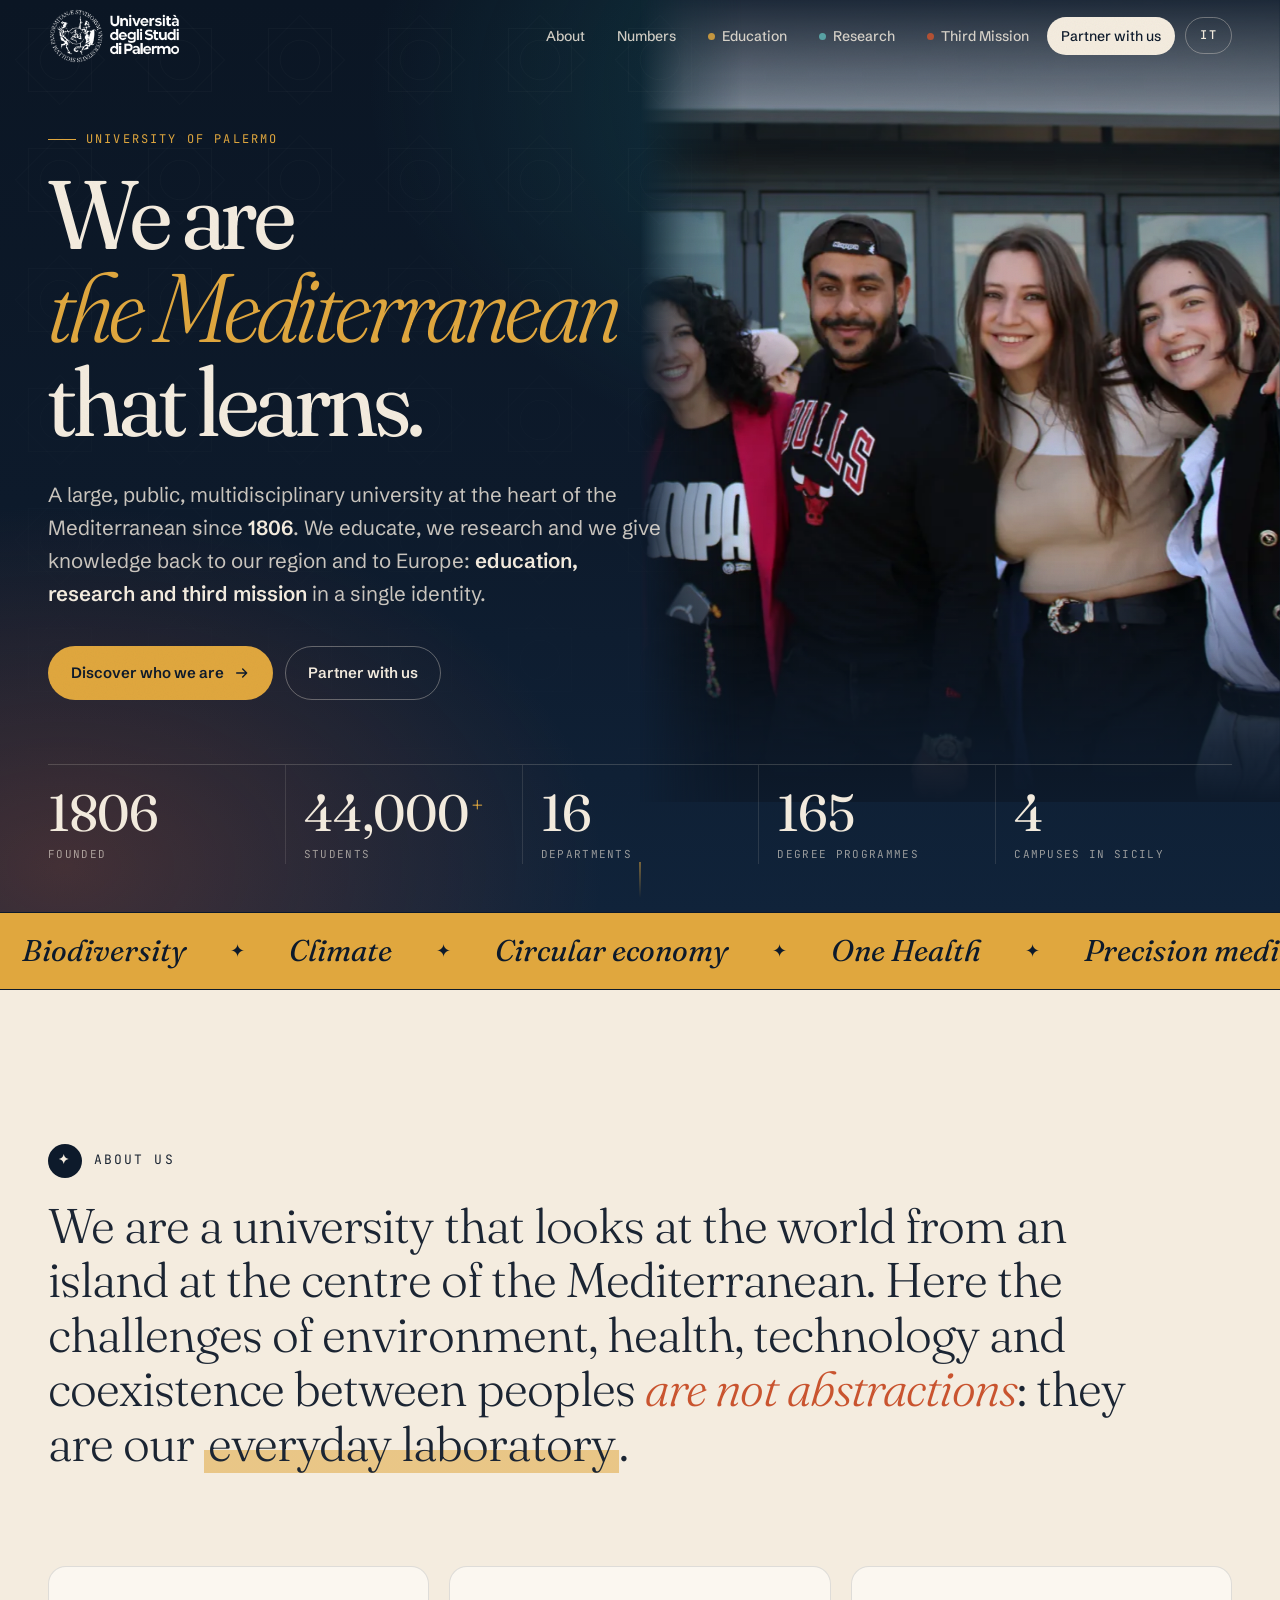
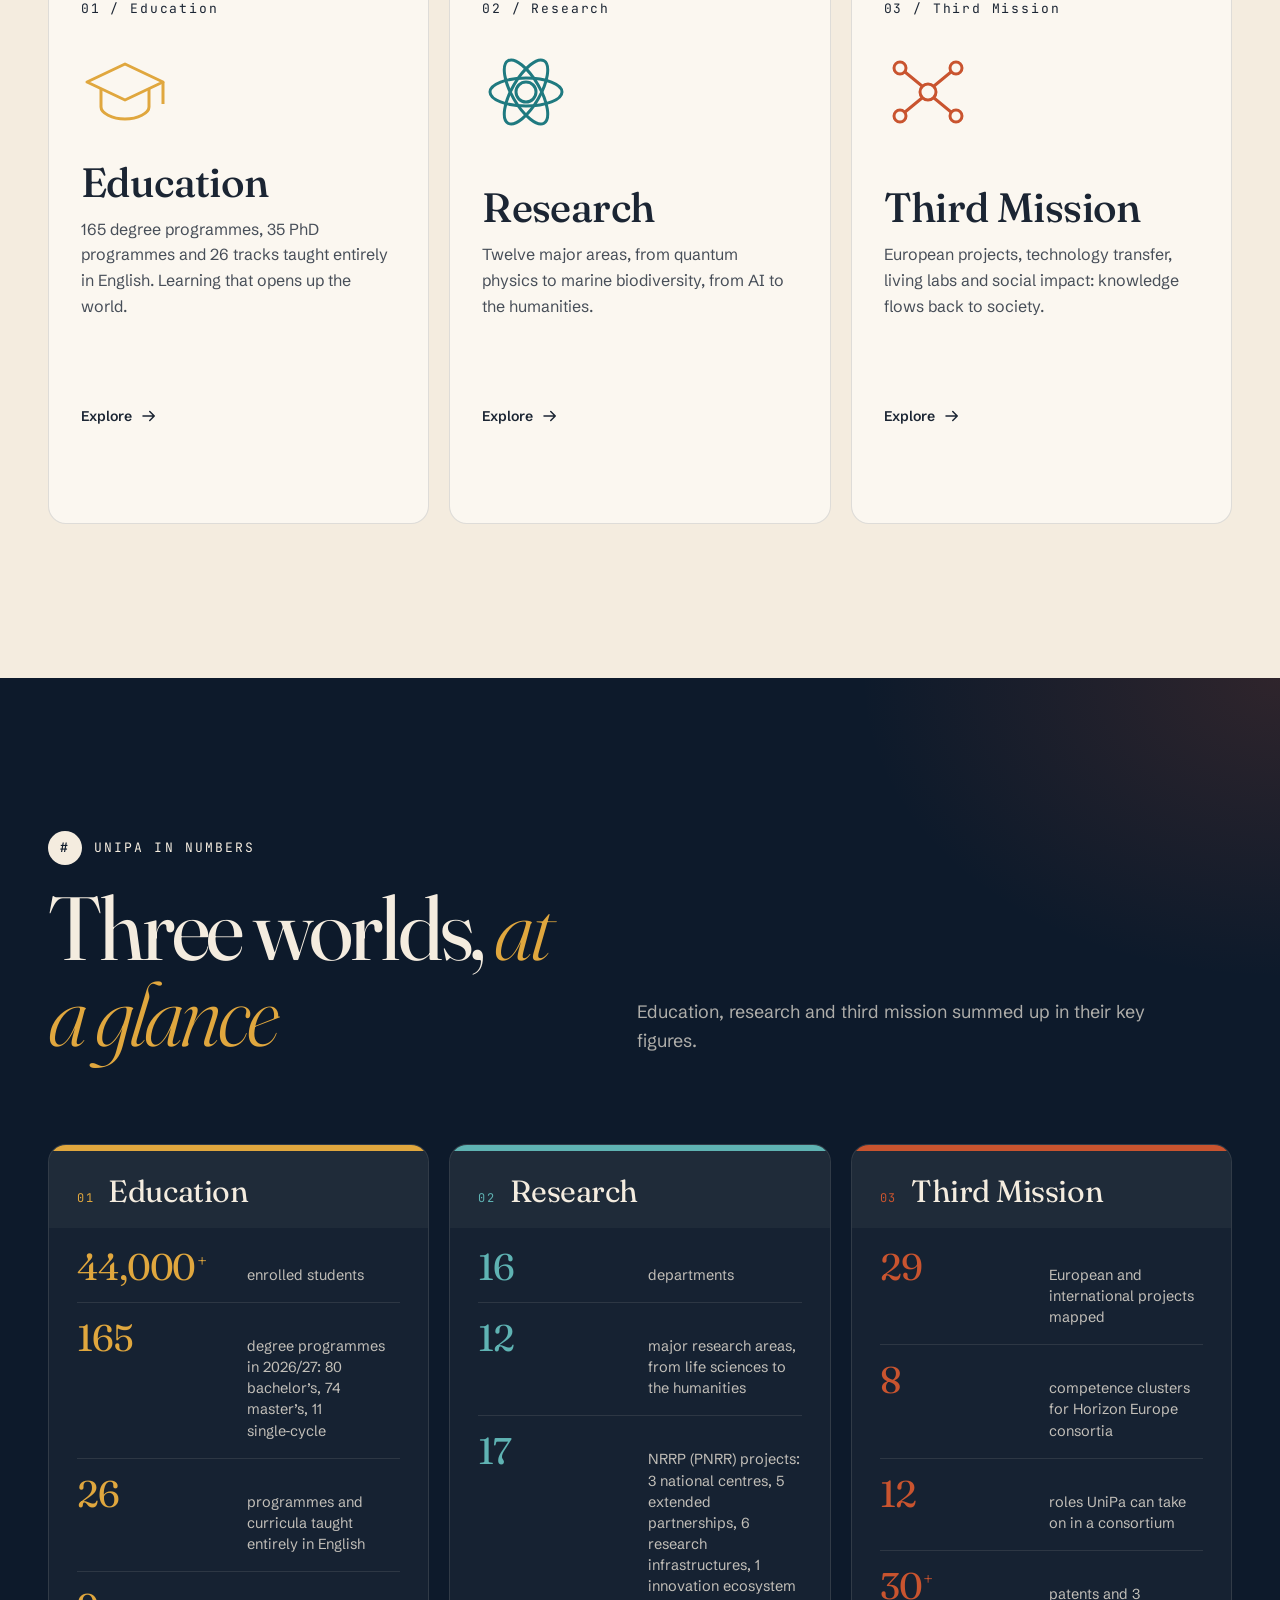
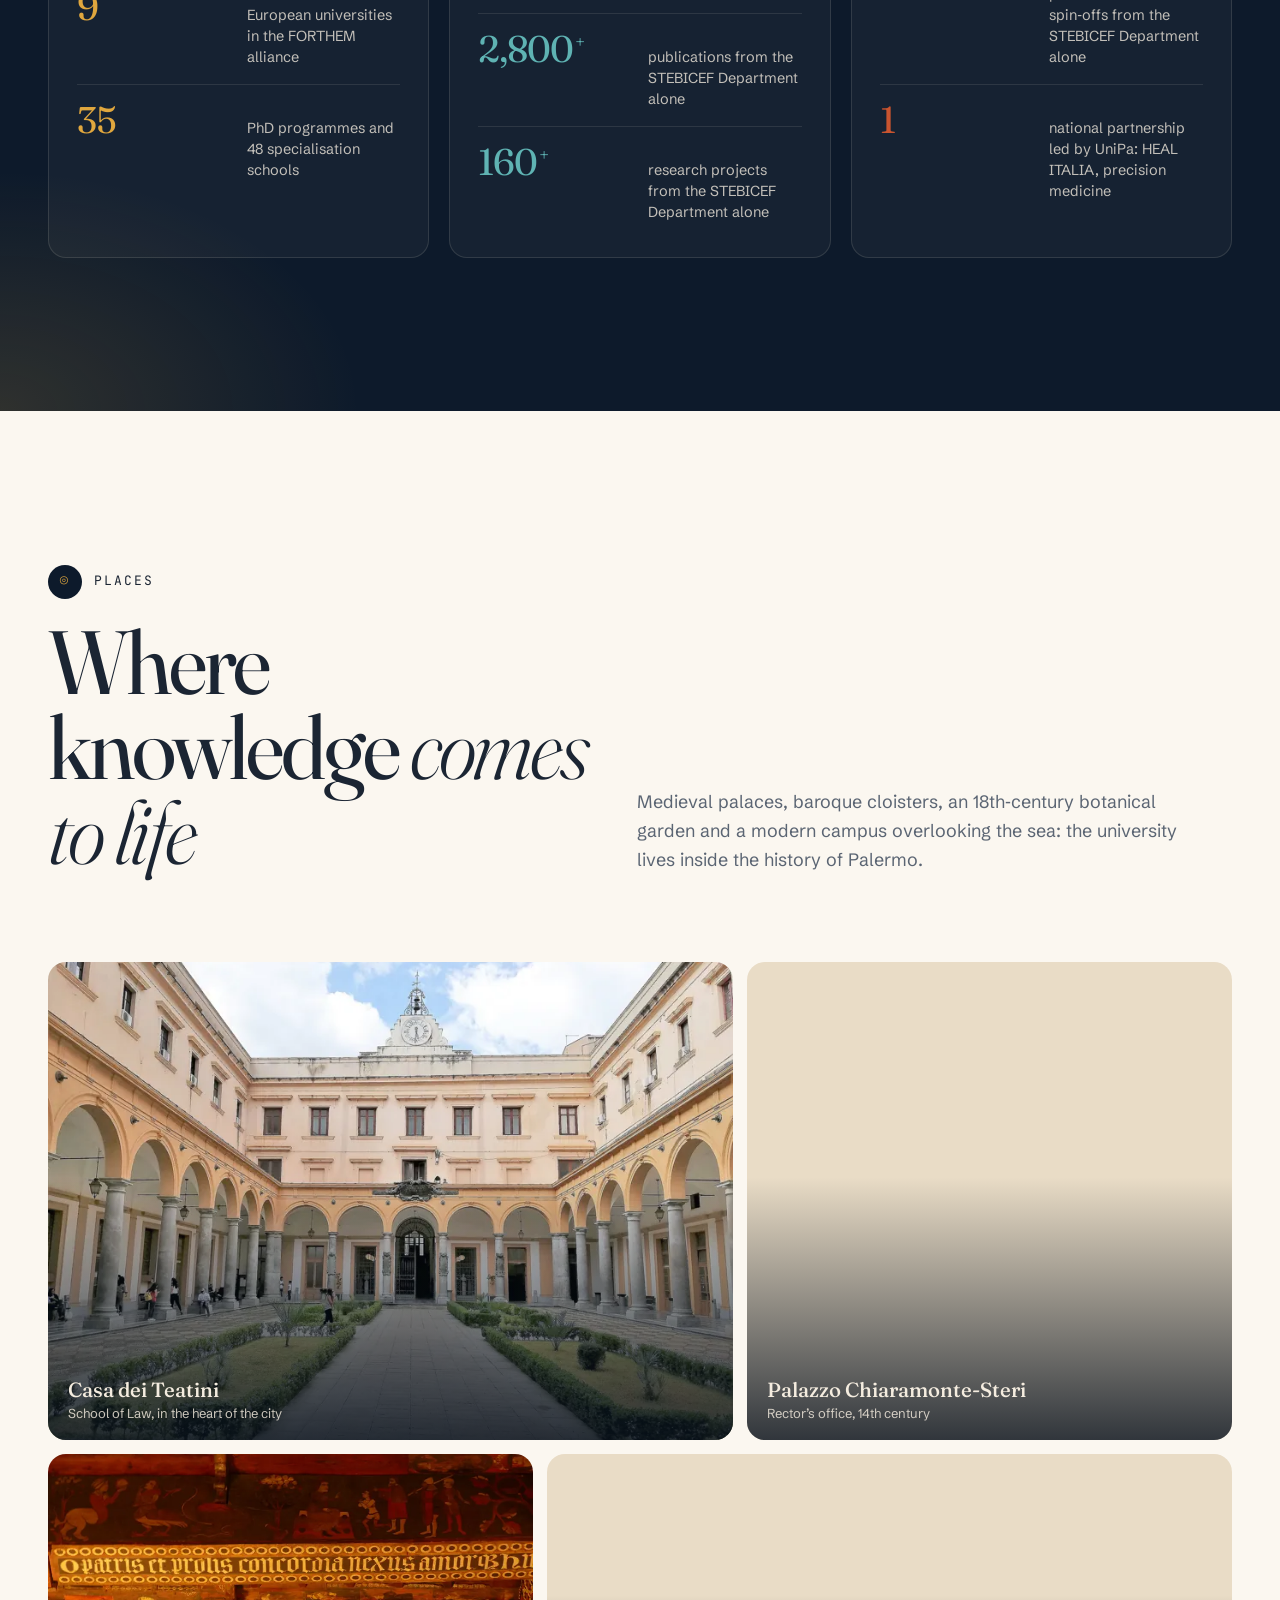
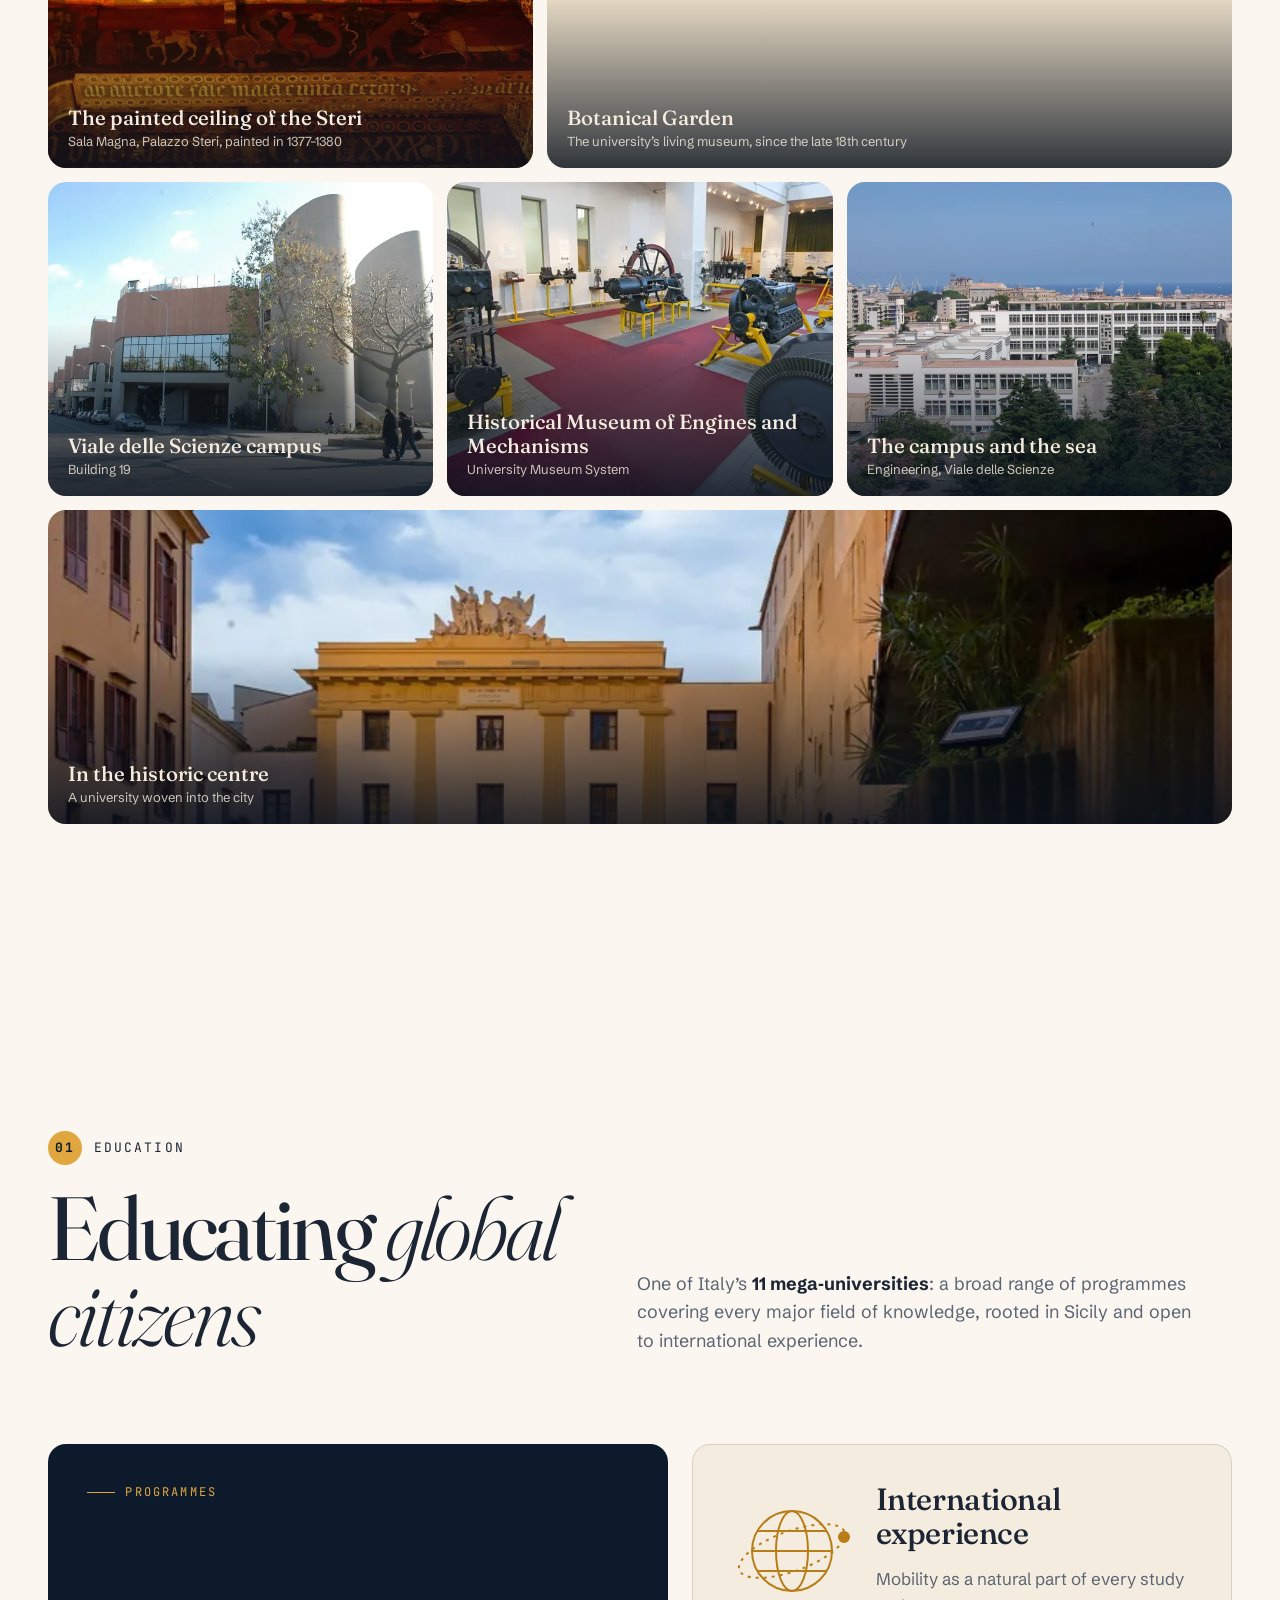
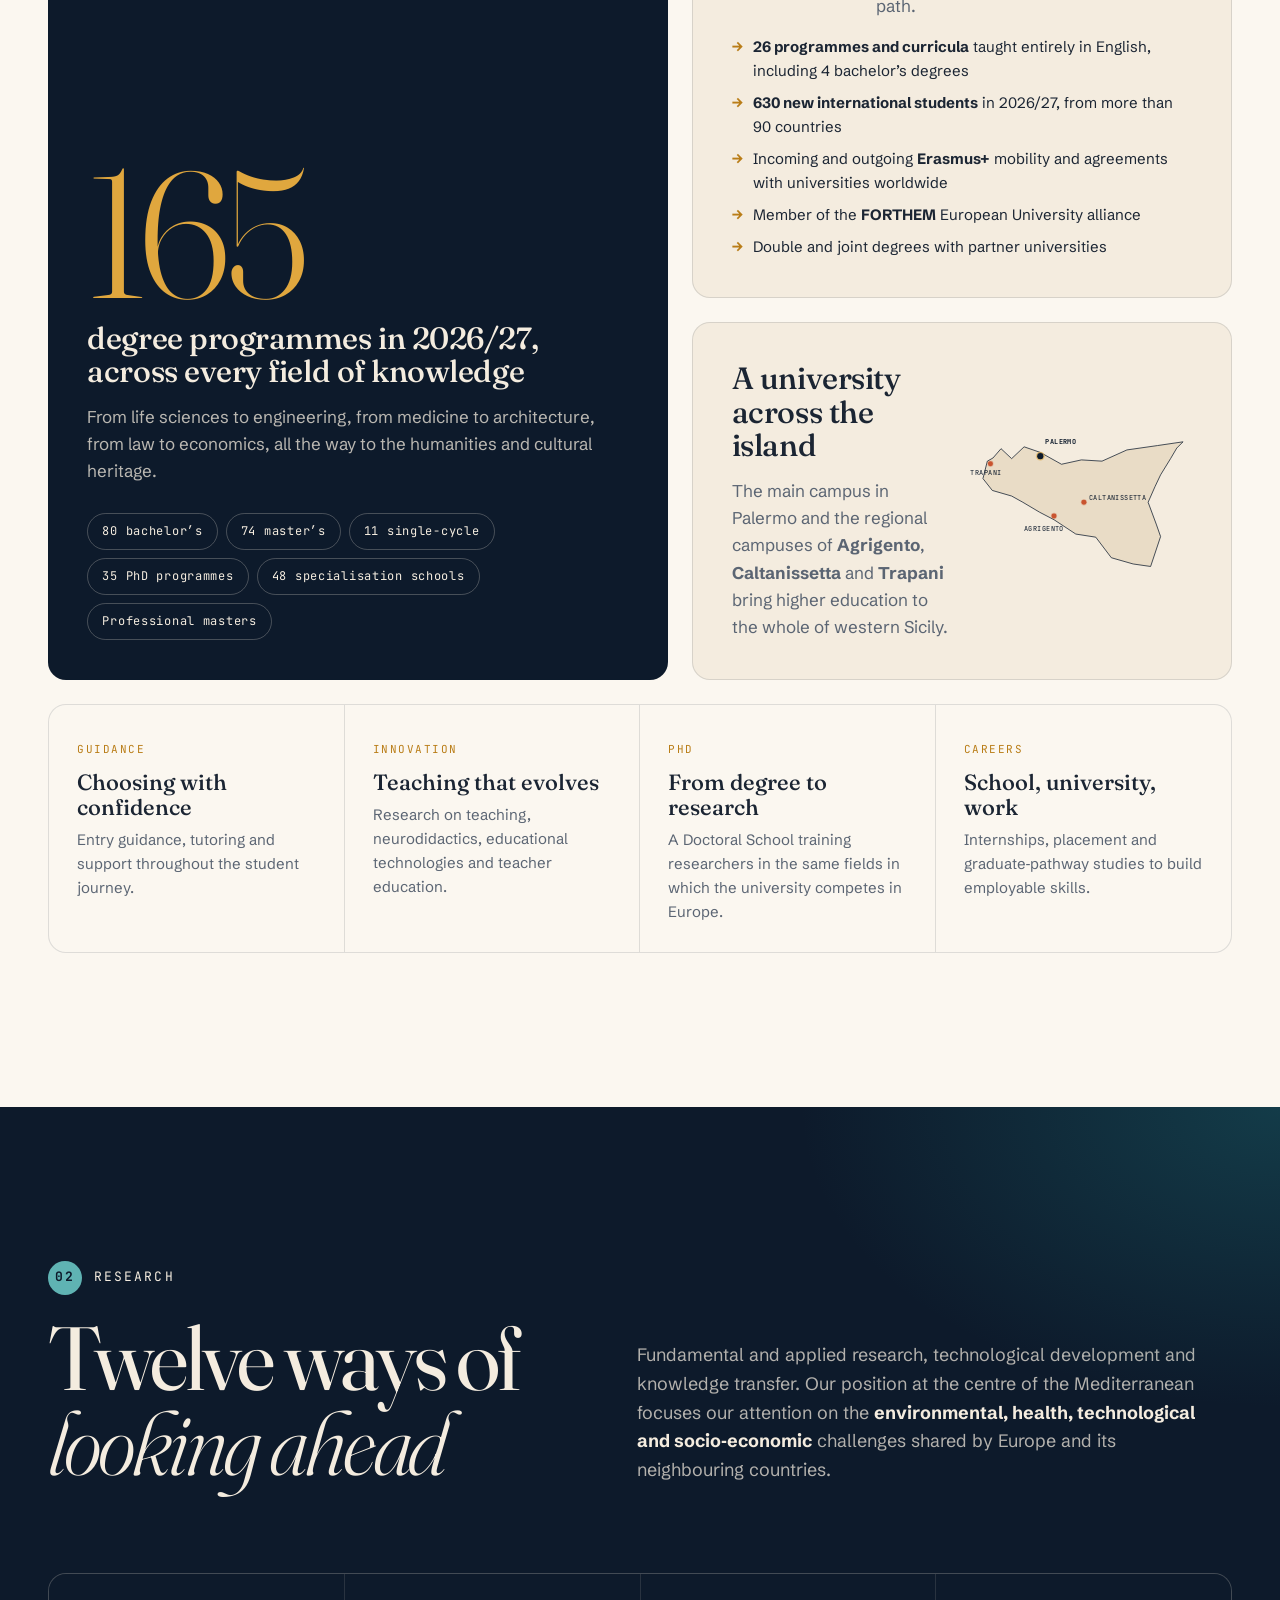
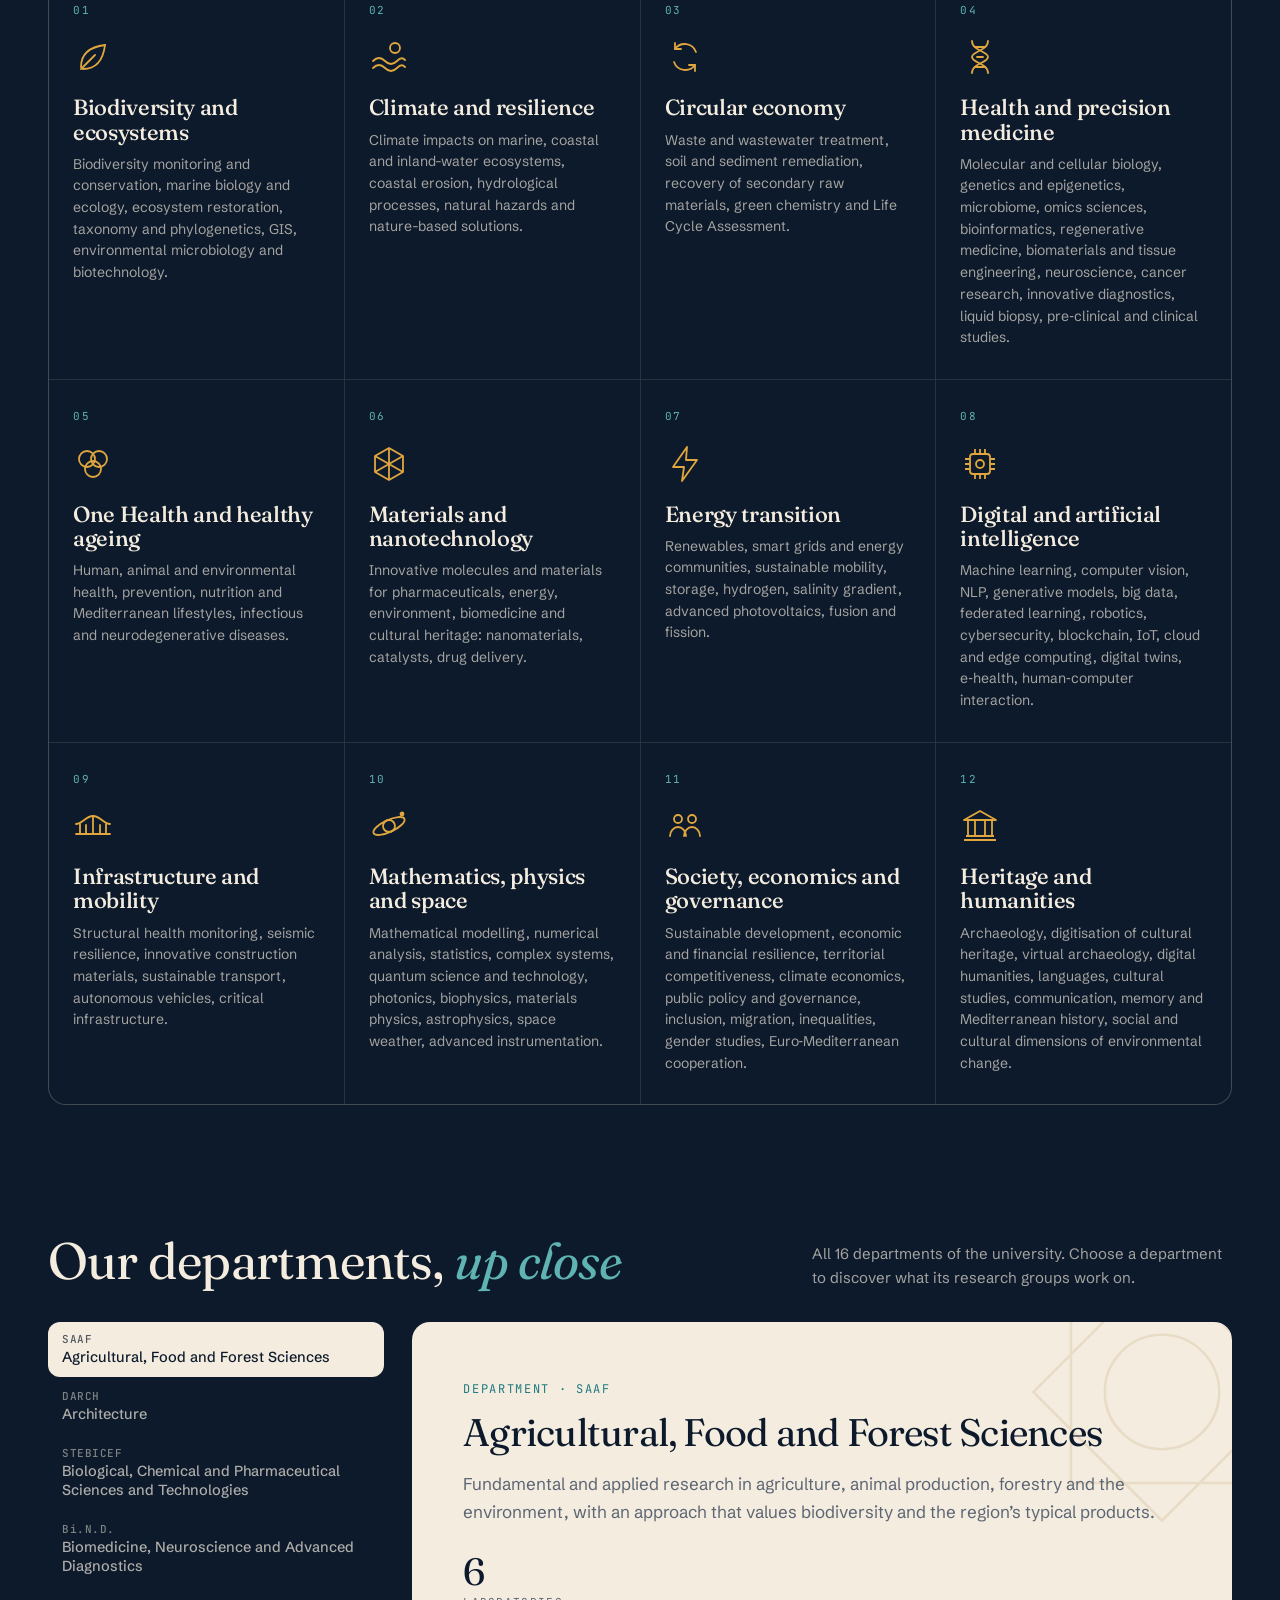
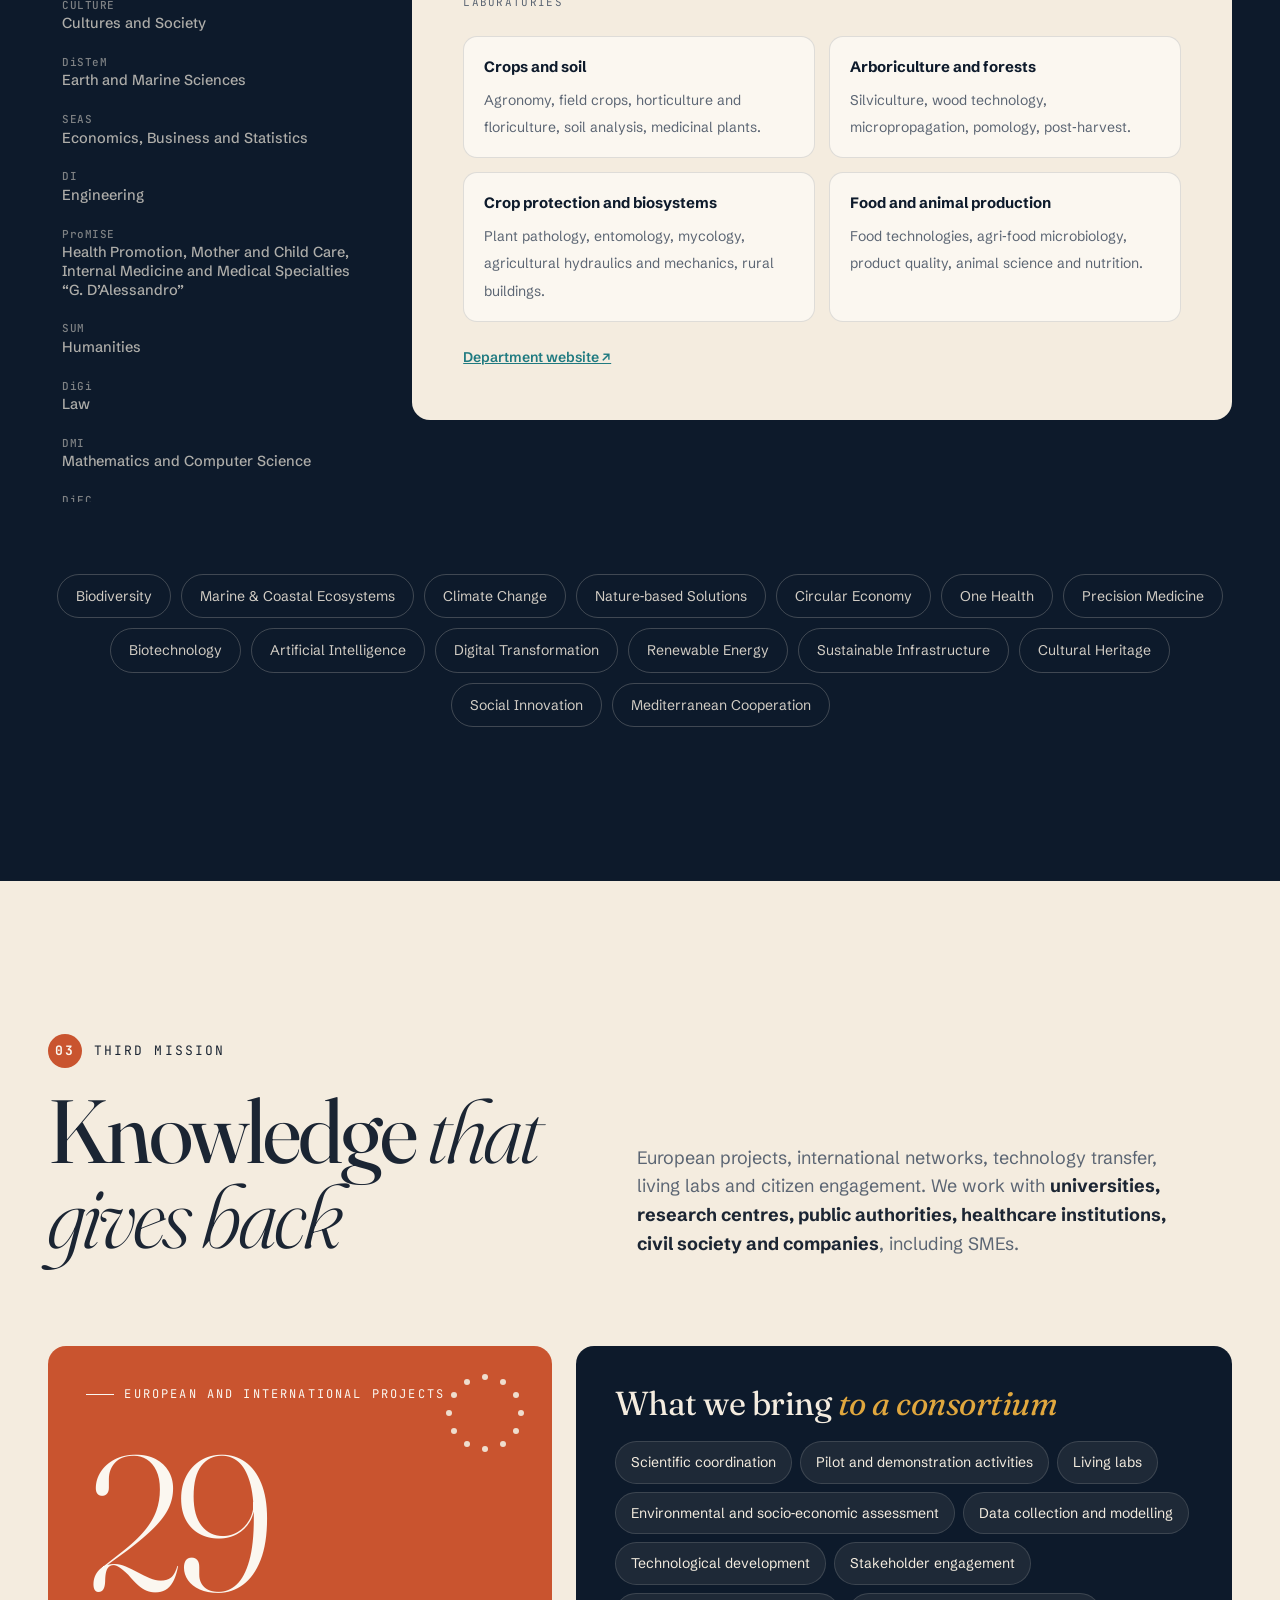
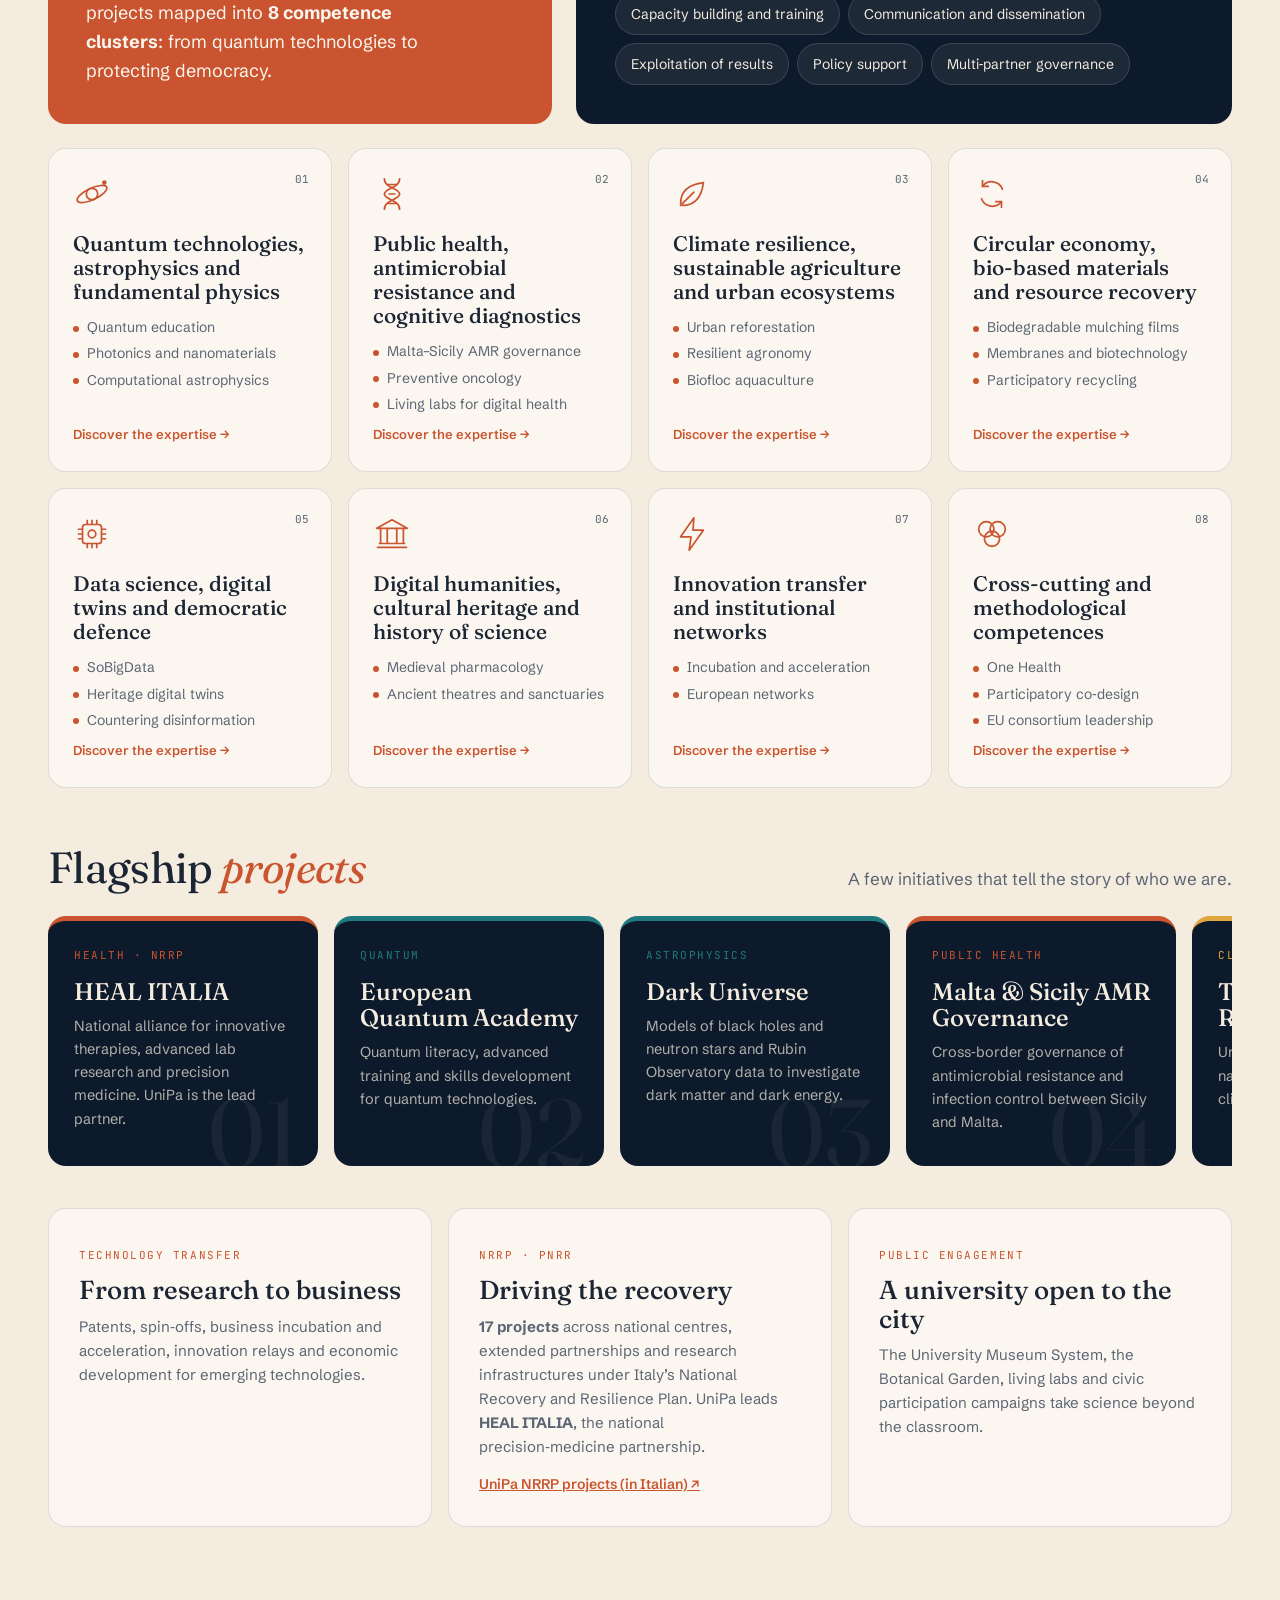
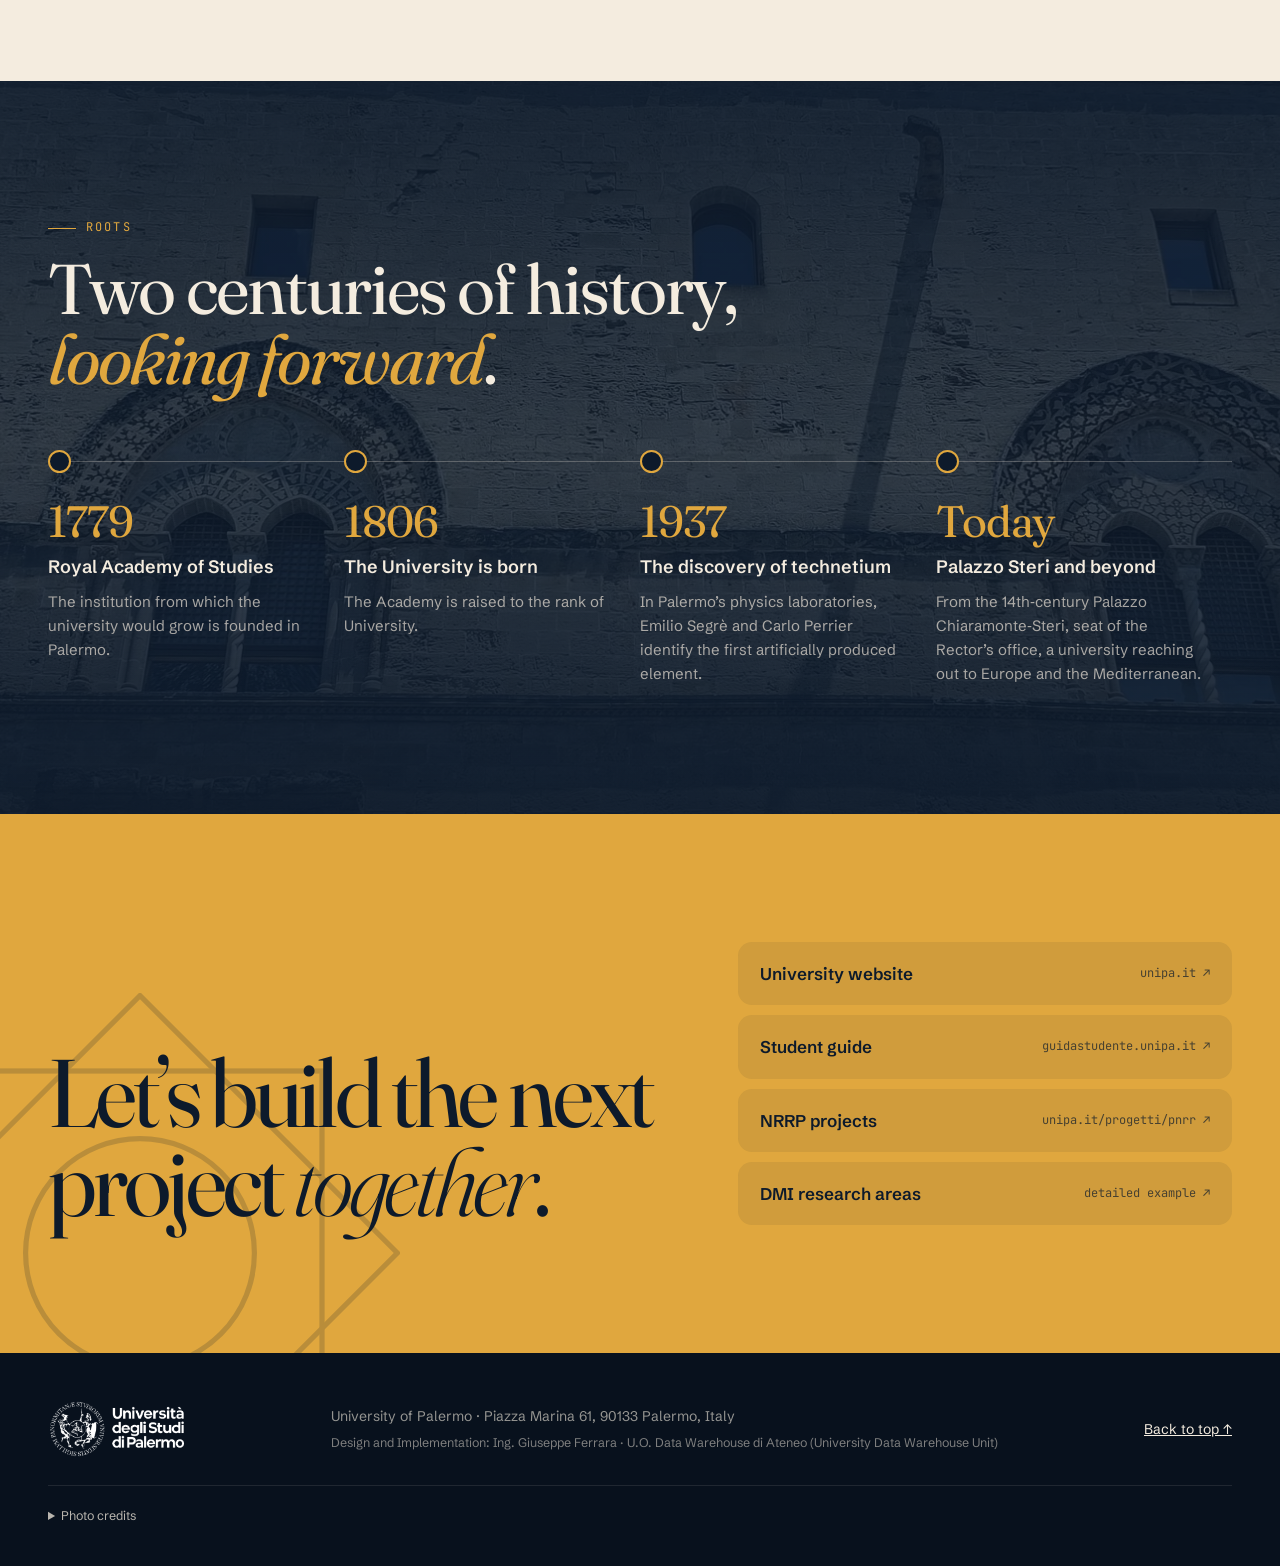
<file: en/index.html>
<!DOCTYPE html>
<html lang="en">
<head>
  <meta charset="utf-8">
  <meta name="viewport" content="width=device-width, initial-scale=1, viewport-fit=cover">
  <title>UniPa — This is who we are · Education, Research, Third Mission</title>
  <meta name="description" content="University of Palermo: at the heart of the Mediterranean since 1806. Education, research and third mission of a large multidisciplinary European university.">
  <meta name="theme-color" content="#0d1a2b">
  <meta property="og:title" content="UniPa — This is who we are">
  <meta property="og:description" content="Education, Research and Third Mission at the University of Palermo. At the heart of the Mediterranean since 1806.">
  <meta property="og:type" content="website">
  <meta property="og:image" content="../assets/og-image.png">
  <link rel="icon" href="../assets/favicon.ico" sizes="16x16 32x32">
  <link rel="preconnect" href="https://fonts.googleapis.com">
  <link rel="preconnect" href="https://fonts.gstatic.com" crossorigin>
  <link href="https://fonts.googleapis.com/css2?family=Fraunces:ital,opsz,wght,SOFT,WONK@0,9..144,300..700,0..100,0..1;1,9..144,300..700,0..100,0..1&family=JetBrains+Mono:wght@400;700&family=Schibsted+Grotesk:wght@400;500;600;700&display=swap" rel="stylesheet">
  <link rel="stylesheet" href="../css/style.css">
  <link rel="alternate" hreflang="it" href="../">
</head>
<body>
<a class="skip" href="#main">Skip to content</a>
<div class="grain" aria-hidden="true"></div>

<!-- ===== SVG sprite ===== -->
<svg width="0" height="0" style="position:absolute" aria-hidden="true">
  <defs>
    <symbol id="star8" viewBox="-50 -50 100 100">
      <rect x="-35" y="-35" width="70" height="70" fill="none" stroke="currentColor" stroke-width="1"/>
      <rect x="-35" y="-35" width="70" height="70" fill="none" stroke="currentColor" stroke-width="1" transform="rotate(45)"/>
      <circle r="22" fill="none" stroke="currentColor" stroke-width="1"/>
    </symbol>
    <symbol id="arrow" viewBox="0 0 24 24"><path d="M4 12h15M13 6l6 6-6 6" fill="none" stroke="currentColor" stroke-width="2" stroke-linecap="round" stroke-linejoin="round"/></symbol>
    <symbol id="ext" viewBox="0 0 24 24"><path d="M7 17 17 7M9 7h8v8" fill="none" stroke="currentColor" stroke-width="2" stroke-linecap="round" stroke-linejoin="round"/></symbol>
    <!-- icone aree di ricerca -->
    <symbol id="i-bio" viewBox="0 0 40 40"><g fill="none" stroke="currentColor" stroke-width="1.8" stroke-linecap="round"><path d="M8 30c0-12 8-20 24-22-2 16-10 24-22 24"/><path d="M8 32 22 18"/></g></symbol>
    <symbol id="i-clima" viewBox="0 0 40 40"><g fill="none" stroke="currentColor" stroke-width="1.8" stroke-linecap="round"><path d="M4 24c4-4 8-4 12 0s8 4 12 0 6-3 8-1"/><path d="M4 31c4-4 8-4 12 0s8 4 12 0 6-3 8-1"/><circle cx="26" cy="11" r="5"/></g></symbol>
    <symbol id="i-circ" viewBox="0 0 40 40"><g fill="none" stroke="currentColor" stroke-width="1.8" stroke-linecap="round" stroke-linejoin="round"><path d="M31 15A12 12 0 0 0 10 12"/><path d="M9 25a12 12 0 0 0 21 3"/><path d="M10 6v6h6M30 34v-6h-6"/></g></symbol>
    <symbol id="i-dna" viewBox="0 0 40 40"><g fill="none" stroke="currentColor" stroke-width="1.8" stroke-linecap="round"><path d="M12 4c0 10 16 10 16 16s-16 6-16 16"/><path d="M28 4c0 10-16 10-16 16s16 6 16 16"/><path d="M15 10h10M15 30h10M17 20h6"/></g></symbol>
    <symbol id="i-onehealth" viewBox="0 0 40 40"><g fill="none" stroke="currentColor" stroke-width="1.8"><circle cx="14" cy="15" r="8"/><circle cx="26" cy="15" r="8"/><circle cx="20" cy="25" r="8"/></g></symbol>
    <symbol id="i-mat" viewBox="0 0 40 40"><g fill="none" stroke="currentColor" stroke-width="1.8" stroke-linejoin="round"><path d="M20 4 34 12v16L20 36 6 28V12z"/><path d="M20 4v32M6 12l28 16M34 12 6 28"/></g></symbol>
    <symbol id="i-energy" viewBox="0 0 40 40"><path d="M22 3 8 23h11l-2 14 15-21H21z" fill="none" stroke="currentColor" stroke-width="1.8" stroke-linejoin="round"/></symbol>
    <symbol id="i-ai" viewBox="0 0 40 40"><g fill="none" stroke="currentColor" stroke-width="1.8"><rect x="10" y="10" width="20" height="20" rx="3"/><path d="M15 10V5M20 10V5M25 10V5M15 35v-5M20 35v-5M25 35v-5M10 15H5M10 20H5M10 25H5M35 15h-5M35 20h-5M35 25h-5"/><circle cx="20" cy="20" r="4"/></g></symbol>
    <symbol id="i-infra" viewBox="0 0 40 40"><g fill="none" stroke="currentColor" stroke-width="1.8" stroke-linecap="round"><path d="M3 28h34M7 28V18M33 28V18"/><path d="M3 18c6 0 10-8 17-8s11 8 17 8"/><path d="M13 28v-9M20 28V10M27 28v-9"/></g></symbol>
    <symbol id="i-space" viewBox="0 0 40 40"><g fill="none" stroke="currentColor" stroke-width="1.8"><circle cx="20" cy="20" r="6"/><ellipse cx="20" cy="20" rx="17" ry="6" transform="rotate(-25 20 20)"/><circle cx="33" cy="8" r="1.5" fill="currentColor"/></g></symbol>
    <symbol id="i-soc" viewBox="0 0 40 40"><g fill="none" stroke="currentColor" stroke-width="1.8" stroke-linecap="round"><circle cx="13" cy="13" r="4"/><circle cx="27" cy="13" r="4"/><path d="M5 30c0-5 4-9 8-9s8 4 8 9M19 30c0-5 4-9 8-9s8 4 8 9"/></g></symbol>
    <symbol id="i-heritage" viewBox="0 0 40 40"><g fill="none" stroke="currentColor" stroke-width="1.8" stroke-linejoin="round"><path d="M4 14 20 5l16 9z"/><path d="M8 14v16M15 14v16M25 14v16M32 14v16M4 34h32M6 30h28"/></g></symbol>
  </defs>
</svg>

<!-- ===== HEADER ===== -->
<header class="site-header" id="top">
  <nav class="wrap nav" aria-label="Main navigation">
    <a class="brand" href="#top" aria-label="University of Palermo — back to top">
      <img class="brand-logo" src="../assets/logo-unipa-white.png" alt="Università degli Studi di Palermo" width="219" height="89">
    </a>
    <button class="nav-toggle" aria-label="Open menu" aria-expanded="false" aria-controls="menu"><span></span><span></span><span></span></button>
    <ul class="nav-links" id="menu">
      <li><a href="#about">About</a></li>
      <li><a href="#numbers">Numbers</a></li>
      <li><a href="#education"><span class="dot" style="background:var(--ocra)"></span>Education</a></li>
      <li><a href="#research"><span class="dot" style="background:var(--mare-light)"></span>Research</a></li>
      <li><a href="#third-mission"><span class="dot" style="background:var(--terra)"></span>Third Mission</a></li>
      <li><a href="#contact">Partner with us</a></li>
      <li><a class="lang" href="../" hreflang="it" lang="it" aria-label="Versione italiana">IT</a></li>
    </ul>
  </nav>
</header>

<main id="main">

<!-- ===== HERO ===== -->
<section class="hero" aria-label="Introduction">
  <div class="hero-pattern" aria-hidden="true">
    <svg preserveAspectRatio="xMidYMid slice">
      <defs>
        <pattern id="tile" width="120" height="120" patternUnits="userSpaceOnUse">
          <g transform="translate(60 60) scale(.9)" color="rgba(244,236,223,.07)"><use href="#star8" x="-50" y="-50" width="100" height="100"/></g>
        </pattern>
        <linearGradient id="fadeMask" x1="0" y1="0" x2="0" y2="1"><stop offset="0" stop-color="#fff" stop-opacity=".9"/><stop offset="1" stop-color="#fff" stop-opacity="0"/></linearGradient>
        <mask id="m"><rect width="100%" height="100%" fill="url(#fadeMask)"/></mask>
      </defs>
      <rect width="100%" height="100%" fill="url(#tile)" mask="url(#m)"/>
    </svg>
  </div>


  <figure class="hero-photo" aria-label="UniPa students at the Welcome Day">
        <img src="../assets/img/studenti-1500.webp" srcset="../assets/img/studenti-900.webp 900w, ../assets/img/studenti-1500.webp 1500w" sizes="(max-width: 900px) 100vw, 50vw" alt="Smiling UniPa students at the Welcome Day, one wearing a UNIPA t-shirt" width="1500" height="1563" fetchpriority="high">
      </figure>

  <div class="wrap hero-inner">
    <div class="hero-grid">
      <div class="hero-copy">
      <span class="eyebrow fade-up">University of Palermo</span>
      <h1>
        <span class="line"><span>We are</span></span>
        <span class="line"><span><em>the Mediterranean</em></span></span>
        <span class="line"><span>that learns.</span></span>
      </h1>
      <p class="hero-lead fade-up d1">A large, public, multidisciplinary university at the heart of the Mediterranean since <strong>1806</strong>. We educate, we research and we give knowledge back to our region and to Europe: <strong>education, research and third mission</strong> in a single identity.</p>
      <div class="hero-ctas fade-up d2">
        <a class="btn btn-primary" href="#about">Discover who we are <svg><use href="#arrow"/></svg></a>
        <a class="btn btn-ghost" href="#contact">Partner with us</a>
      </div>
      </div>
    </div>

    <div class="hero-stats fade-up d3" role="list">
      <div role="listitem"><div class="stat-num" data-count="1806" data-plain>1806</div><div class="stat-label">Founded</div></div>
      <div role="listitem"><div class="stat-num"><span data-count="44000">44,000</span><sup>+</sup></div><div class="stat-label">Students</div></div>
      <div role="listitem"><div class="stat-num" data-count="16">16</div><div class="stat-label">Departments</div></div>
      <div role="listitem"><div class="stat-num" data-count="165">165</div><div class="stat-label">Degree programmes</div></div>
      <div role="listitem"><div class="stat-num" data-count="4">4</div><div class="stat-label">Campuses in Sicily</div></div>
    </div>
  </div>
  <div class="scroll-cue" aria-hidden="true"></div>
</section>

<div class="marquee" aria-hidden="true">
  <div class="marquee-track">
    <span>Biodiversity</span><span>Climate</span><span>Circular economy</span><span>One Health</span><span>Precision medicine</span><span>Artificial intelligence</span><span>Quantum technologies</span><span>Energy</span><span>Cultural heritage</span><span>Euro‑Mediterranean cooperation</span>
    <span>Biodiversity</span><span>Climate</span><span>Circular economy</span><span>One Health</span><span>Precision medicine</span><span>Artificial intelligence</span><span>Quantum technologies</span><span>Energy</span><span>Cultural heritage</span><span>Euro‑Mediterranean cooperation</span>
  </div>
</div>

<!-- ===== CHI SIAMO / MANIFESTO ===== -->
<section class="section manifesto" id="about">
  <div class="wrap">
    <div class="section-num reveal"><b style="background:var(--ink);color:var(--tufo)">✦</b> About us</div>
    <p class="manifesto-quote reveal">We are a university that looks at the world from an island at the centre of the Mediterranean. Here the challenges of environment, health, technology and coexistence between peoples <em>are not abstractions</em>: they are our <span class="hl">everyday laboratory</span>.</p>

    <div class="pillars stagger">
      <a class="pillar didattica reveal" href="#education" style="--i:0">
        <span class="pillar-idx">01 / Education</span>
        <svg class="pillar-icon" viewBox="0 0 88 88" aria-hidden="true"><g fill="none" stroke="currentColor" stroke-width="3" stroke-linejoin="round"><path d="M44 16 6 34l38 18 38-18z"/><path d="M20 41v18c0 6 11 12 24 12s24-6 24-12V41"/><path d="M82 34v22"/></g></svg>
        <h3>Education</h3>
        <p>165 degree programmes, 35 PhD programmes and 26 tracks taught entirely in English. Learning that opens up the world.</p>
        <span class="pillar-go">Explore <svg><use href="#arrow"/></svg></span>
      </a>
      <a class="pillar ricerca reveal" href="#research" style="--i:1">
        <span class="pillar-idx">02 / Research</span>
        <svg class="pillar-icon" viewBox="0 0 88 88" aria-hidden="true"><g fill="none" stroke="currentColor" stroke-width="3"><circle cx="44" cy="44" r="10"/><ellipse cx="44" cy="44" rx="36" ry="14"/><ellipse cx="44" cy="44" rx="36" ry="14" transform="rotate(60 44 44)"/><ellipse cx="44" cy="44" rx="36" ry="14" transform="rotate(120 44 44)"/></g></svg>
        <h3>Research</h3>
        <p>Twelve major areas, from quantum physics to marine biodiversity, from AI to the humanities.</p>
        <span class="pillar-go">Explore <svg><use href="#arrow"/></svg></span>
      </a>
      <a class="pillar terza reveal" href="#third-mission" style="--i:2">
        <span class="pillar-idx">03 / Third Mission</span>
        <svg class="pillar-icon" viewBox="0 0 88 88" aria-hidden="true"><g fill="none" stroke="currentColor" stroke-width="3" stroke-linecap="round"><circle cx="44" cy="44" r="8"/><circle cx="16" cy="20" r="6"/><circle cx="72" cy="20" r="6"/><circle cx="16" cy="68" r="6"/><circle cx="72" cy="68" r="6"/><path d="M21 24l17 14M67 24 50 38M21 64l17-14M67 64 50 50"/></g></svg>
        <h3>Third Mission</h3>
        <p>European projects, technology transfer, living labs and social impact: knowledge flows back to society.</p>
        <span class="pillar-go">Explore <svg><use href="#arrow"/></svg></span>
      </a>
    </div>
  </div>
</section>


<!-- ===== NUMBERS AT A GLANCE ===== -->
<section class="section numeri-sec" id="numbers" aria-labelledby="numeri-title">
  <div class="wrap">
    <div class="section-head">
      <div>
        <div class="section-num reveal"><b>#</b> UniPa in numbers</div>
        <h2 class="reveal" id="numeri-title">Three worlds, <em>at a glance</em></h2>
      </div>
      <p class="section-intro reveal">Education, research and third mission summed up in their key figures.</p>
    </div>

    <div class="num-grid">
      <article class="num-col did reveal" style="--i:0">
        <header><span class="num-idx">01</span><h3>Education</h3></header>
        <dl>
          <div><dt><span data-count="44000">44,000</span><i>+</i></dt><dd>enrolled students</dd></div>
          <div><dt data-count="165">165</dt><dd>degree programmes in 2026/27: 80 bachelor’s, 74 master’s, 11 single‑cycle</dd></div>
          <div><dt data-count="26">26</dt><dd>programmes and curricula taught entirely in English</dd></div>
          <div><dt data-count="9">9</dt><dd>European universities in the FORTHEM alliance</dd></div>
          <div><dt data-count="35">35</dt><dd>PhD programmes and 48 specialisation schools</dd></div>
        </dl>
      </article>

      <article class="num-col ric reveal" style="--i:1">
        <header><span class="num-idx">02</span><h3>Research</h3></header>
        <dl>
          <div><dt data-count="16">16</dt><dd>departments</dd></div>
          <div><dt data-count="12">12</dt><dd>major research areas, from life sciences to the humanities</dd></div>
          <div><dt data-count="17">17</dt><dd>NRRP (PNRR) projects: 3 national centres, 5 extended partnerships, 6 research infrastructures, 1 innovation ecosystem</dd></div>
          <div><dt><span data-count="2800">2,800</span><i>+</i></dt><dd>publications from the STEBICEF Department alone</dd></div>
          <div><dt><span data-count="160">160</span><i>+</i></dt><dd>research projects from the STEBICEF Department alone</dd></div>
        </dl>
      </article>

      <article class="num-col tm reveal" style="--i:2">
        <header><span class="num-idx">03</span><h3>Third Mission</h3></header>
        <dl>
          <div><dt data-count="29">29</dt><dd>European and international projects mapped</dd></div>
          <div><dt data-count="8">8</dt><dd>competence clusters for Horizon Europe consortia</dd></div>
          <div><dt data-count="12">12</dt><dd>roles UniPa can take on in a consortium</dd></div>
          <div><dt><span data-count="30">30</span><i>+</i></dt><dd>patents and 3 spin‑offs from the STEBICEF Department alone</dd></div>
          <div><dt data-count="1">1</dt><dd>national partnership led by UniPa: HEAL ITALIA, precision medicine</dd></div>
        </dl>
      </article>
    </div>
  </div>
</section>


<!-- ===== LUOGHI / GALLERY ===== -->
<section class="section places" id="places" aria-label="Photo gallery of the university">
  <div class="wrap">
    <div class="section-head">
      <div>
        <div class="section-num reveal"><b>◎</b> Places</div>
        <h2 class="reveal">Where knowledge <em>comes to life</em></h2>
      </div>
      <p class="section-intro reveal">Medieval palaces, baroque cloisters, an 18th‑century botanical garden and a modern campus overlooking the sea: the university lives inside the history of Palermo.</p>
    </div>
    <div class="ph-grid">
      <figure class="ph ph-teatini reveal" style="--i:0">
        <img src="../assets/img/teatini-800.webp" srcset="../assets/img/teatini-800.webp 800w, ../assets/img/teatini-1600.webp 1600w" sizes="(max-width: 700px) 100vw, 50vw" alt="Casa dei Teatini — School of Law, in the heart of the city" loading="lazy" decoding="async" width="1920" height="1440">
        <figcaption><b>Casa dei Teatini</b><span>School of Law, in the heart of the city</span></figcaption>
      </figure>
      <figure class="ph ph-steri reveal" style="--i:1">
        <img src="../assets/img/steri-800.webp" srcset="../assets/img/steri-800.webp 800w, ../assets/img/steri-1600.webp 1600w" sizes="(max-width: 700px) 100vw, 50vw" alt="Palazzo Chiaramonte‑Steri — Rector’s office, 14th century" loading="lazy" decoding="async" width="1920" height="885">
        <figcaption><b>Palazzo Chiaramonte‑Steri</b><span>Rector’s office, 14th century</span></figcaption>
      </figure>
      <figure class="ph ph-soffitto reveal" style="--i:2">
        <img src="../assets/img/soffitto-800.webp" srcset="../assets/img/soffitto-800.webp 800w, ../assets/img/soffitto-1600.webp 1600w" sizes="(max-width: 700px) 100vw, 50vw" alt="The painted ceiling of the Steri — Sala Magna, Palazzo Steri, painted in 1377–1380" loading="lazy" decoding="async" width="1920" height="1440">
        <figcaption><b>The painted ceiling of the Steri</b><span>Sala Magna, Palazzo Steri, painted in 1377–1380</span></figcaption>
      </figure>
      <figure class="ph ph-orto reveal" style="--i:3">
        <img src="../assets/img/orto-800.webp" srcset="../assets/img/orto-800.webp 800w, ../assets/img/orto-1600.webp 1600w" sizes="(max-width: 700px) 100vw, 50vw" alt="Botanical Garden — The university’s living museum, since the late 18th century" loading="lazy" decoding="async" width="1920" height="885">
        <figcaption><b>Botanical Garden</b><span>The university’s living museum, since the late 18th century</span></figcaption>
      </figure>
      <figure class="ph ph-edificio19 reveal" style="--i:0">
        <img src="../assets/img/edificio19-800.webp" srcset="../assets/img/edificio19-800.webp 800w, ../assets/img/edificio19-1600.webp 1600w" sizes="(max-width: 700px) 100vw, 50vw" alt="Viale delle Scienze campus — Building 19" loading="lazy" decoding="async" width="1920" height="1277">
        <figcaption><b>Viale delle Scienze campus</b><span>Building 19</span></figcaption>
      </figure>
      <figure class="ph ph-motori reveal" style="--i:1">
        <img src="../assets/img/motori-800.webp" srcset="../assets/img/motori-800.webp 800w, ../assets/img/motori-1600.webp 1600w" sizes="(max-width: 700px) 100vw, 50vw" alt="Historical Museum of Engines and Mechanisms — University Museum System" loading="lazy" decoding="async" width="1920" height="1078">
        <figcaption><b>Historical Museum of Engines and Mechanisms</b><span>University Museum System</span></figcaption>
      </figure>
      <figure class="ph ph-campus reveal" style="--i:2">
        <img src="../assets/img/campus-800.webp" srcset="../assets/img/campus-800.webp 800w, ../assets/img/campus-1600.webp 1600w" sizes="(max-width: 700px) 100vw, 50vw" alt="The campus and the sea — Engineering, Viale delle Scienze" loading="lazy" decoding="async" width="1600" height="1200">
        <figcaption><b>The campus and the sea</b><span>Engineering, Viale delle Scienze</span></figcaption>
      </figure>
      <figure class="ph ph-cortile reveal" style="--i:3">
        <img src="../assets/img/cortile-800.webp" srcset="../assets/img/cortile-800.webp 800w, ../assets/img/cortile-1600.webp 1600w" sizes="(max-width: 700px) 100vw, 50vw" alt="In the historic centre — A university woven into the city" loading="lazy" decoding="async" width="1920" height="1439">
        <figcaption><b>In the historic centre</b><span>A university woven into the city</span></figcaption>
      </figure>
    </div>
  </div>
</section>

<!-- ===== EDUCATION ===== -->
<section class="section didattica-sec" id="education">
  <div class="wrap">
    <div class="section-head">
      <div>
        <div class="section-num reveal"><b>01</b> Education</div>
        <h2 class="reveal">Educating <em>global citizens</em></h2>
      </div>
      <p class="section-intro reveal">One of Italy’s <strong>11 mega‑universities</strong>: a broad range of programmes covering every major field of knowledge, rooted in Sicily and open to international experience.</p>
    </div>

    <div class="did-grid">
      <article class="did-card did-big reveal">
        <span class="eyebrow">Programmes</span>
        <div class="big-num" data-count="165">165</div>
        <h3>degree programmes in 2026/27, across every field of knowledge</h3>
        <p>From life sciences to engineering, from medicine to architecture, from law to economics, all the way to the humanities and cultural heritage.</p>
        <div class="levels">
          <span>80 bachelor’s</span><span>74 master’s</span><span>11 single‑cycle</span><span>35 PhD programmes</span><span>48 specialisation schools</span><span>Professional masters</span>
        </div>
      </article>

      <article class="did-card reveal">
        <div class="intl">
          <svg class="intl-globe" viewBox="0 0 120 120" aria-hidden="true">
            <g fill="none" stroke="currentColor" stroke-width="2">
              <circle cx="60" cy="60" r="40"/>
              <ellipse cx="60" cy="60" rx="16" ry="40"/>
              <path d="M20 60h80M26 40h68M26 80h68"/>
              <g class="orbit"><ellipse cx="60" cy="60" rx="56" ry="20" stroke-dasharray="3 5" transform="rotate(-20 60 60)"/><circle cx="112" cy="46" r="5" fill="currentColor"/></g>
            </g>
          </svg>
          <div>
            <h3>International experience</h3>
            <p>Mobility as a natural part of every study path.</p>
          </div>
        </div>
        <ul class="intl-list">
          <li><span><b>26 programmes and curricula</b> taught entirely in English, including 4 bachelor’s degrees</span></li>
          <li><span><b>630 new international students</b> in 2026/27, from more than 90 countries</span></li>
          <li><span>Incoming and outgoing <b>Erasmus+</b> mobility and agreements with universities worldwide</span></li>
          <li><span>Member of the <b>FORTHEM</b> European University alliance</span></li>
          <li><span>Double and joint degrees with partner universities</span></li>
        </ul>
      </article>

      <article class="did-card reveal">
        <div class="poli">
          <div>
            <h3>A university across the island</h3>
            <p>The main campus in Palermo and the regional campuses of <b>Agrigento</b>, <b>Caltanissetta</b> and <b>Trapani</b> bring higher education to the whole of western Sicily.</p>
          </div>
          <svg class="sicily" viewBox="0 0 360 245" role="img" aria-label="Map of Sicily showing UniPa campuses: Palermo, Trapani, Agrigento, Caltanissetta">
            <path class="island" d="M345,27 L304,33 L255,40 L215,58 L182,56 L150,63 L116,44 L90,35 L70,54 L53,38 L40,53 L31,58 L24,86 L39,105 L70,114 L88,124 L115,140 L138,152 L173,175 L205,180 L230,213 L265,223 L293,227 L309,179 L302,159 L289,124 L300,99 L309,80 L325,54 L335,37 Z"/>
            <g class="pin main"><circle class="halo" cx="116" cy="50" r="7"/><circle class="core" cx="116" cy="50" r="5"/><text x="124" y="30" font-weight="700">PALERMO</text></g>
            <g class="pin"><circle class="halo" cx="36" cy="62" r="5"/><circle class="core" cx="36" cy="62" r="4"/><text x="4" y="80">TRAPANI</text></g>
            <g class="pin"><circle class="halo" cx="138" cy="146" r="5"/><circle class="core" cx="138" cy="146" r="4"/><text x="90" y="170">AGRIGENTO</text></g>
            <g class="pin"><circle class="halo" cx="186" cy="124" r="5"/><circle class="core" cx="186" cy="124" r="4"/><text x="194" y="120">CALTANISSETTA</text></g>
          </svg>
        </div>
      </article>
    </div>

    <div class="did-strip reveal">
      <div><span class="k">Guidance</span><h4>Choosing with confidence</h4><p>Entry guidance, tutoring and support throughout the student journey.</p></div>
      <div><span class="k">Innovation</span><h4>Teaching that evolves</h4><p>Research on teaching, neurodidactics, educational technologies and teacher education.</p></div>
      <div><span class="k">PhD</span><h4>From degree to research</h4><p>A Doctoral School training researchers in the same fields in which the university competes in Europe.</p></div>
      <div><span class="k">Careers</span><h4>School, university, work</h4><p>Internships, placement and graduate‑pathway studies to build employable skills.</p></div>
    </div>
  </div>
</section>

<!-- ===== RESEARCH ===== -->
<section class="section ricerca-sec" id="research">
  <div class="wrap">
    <div class="section-head">
      <div>
        <div class="section-num reveal"><b>02</b> Research</div>
        <h2 class="reveal">Twelve ways of <em>looking ahead</em></h2>
      </div>
      <p class="section-intro reveal">Fundamental and applied research, technological development and knowledge transfer. Our position at the centre of the Mediterranean focuses our attention on the <strong>environmental, health, technological and socio‑economic</strong> challenges shared by Europe and its neighbouring countries.</p>
    </div>

    <div class="areas stagger" id="areas"></div>

    <!-- Departments -->
    <div class="depts" id="departments">
      <div class="depts-head reveal">
        <h3>Our departments, <em>up close</em></h3>
        <p>All 16 departments of the university. Choose a department to discover what its research groups work on.</p>
      </div>
      <div class="explorer reveal">
        <div class="dept-tabs" role="tablist" aria-label="Departments" id="deptTabs"></div>
        <div class="dept-panel" role="tabpanel" id="deptPanel" tabindex="0" aria-live="polite"></div>
      </div>
    </div>

    <div class="keywords reveal" aria-label="Keywords">
      <span>Biodiversity</span><span>Marine &amp; Coastal Ecosystems</span><span>Climate Change</span><span>Nature‑based Solutions</span><span>Circular Economy</span><span>One Health</span><span>Precision Medicine</span><span>Biotechnology</span><span>Artificial Intelligence</span><span>Digital Transformation</span><span>Renewable Energy</span><span>Sustainable Infrastructure</span><span>Cultural Heritage</span><span>Social Innovation</span><span>Mediterranean Cooperation</span>
    </div>
  </div>
</section>

<!-- ===== THIRD MISSION ===== -->
<section class="section terza-sec" id="third-mission">
  <div class="wrap">
    <div class="section-head">
      <div>
        <div class="section-num reveal"><b>03</b> Third Mission</div>
        <h2 class="reveal">Knowledge <em>that gives back</em></h2>
      </div>
      <p class="section-intro reveal">European projects, international networks, technology transfer, living labs and citizen engagement. We work with <strong>universities, research centres, public authorities, healthcare institutions, civil society and companies</strong>, including SMEs.</p>
    </div>

    <div class="tm-hero">
      <div class="tm-count reveal">
        <svg class="eu" viewBox="0 0 90 90" aria-hidden="true"><g fill="#f4ecdf"><circle cx="45" cy="9" r="3"/><circle cx="63" cy="14" r="3"/><circle cx="76" cy="27" r="3"/><circle cx="81" cy="45" r="3"/><circle cx="76" cy="63" r="3"/><circle cx="63" cy="76" r="3"/><circle cx="45" cy="81" r="3"/><circle cx="27" cy="76" r="3"/><circle cx="14" cy="63" r="3"/><circle cx="9" cy="45" r="3"/><circle cx="14" cy="27" r="3"/><circle cx="27" cy="14" r="3"/></g></svg>
        <span class="eyebrow" style="color:var(--paper)">European and international projects</span>
        <div>
          <div class="big" data-count="29">29</div>
          <p>projects mapped into <b>8 competence clusters</b>: from quantum technologies to protecting democracy.</p>
        </div>
      </div>
      <div class="tm-roles reveal">
        <h3>What we bring <em>to a consortium</em></h3>
        <div class="roles">
          <span>Scientific coordination</span><span>Pilot and demonstration activities</span><span>Living labs</span><span>Environmental and socio‑economic assessment</span><span>Data collection and modelling</span><span>Technological development</span><span>Stakeholder engagement</span><span>Capacity building and training</span><span>Communication and dissemination</span><span>Exploitation of results</span><span>Policy support</span><span>Multi‑partner governance</span>
        </div>
      </div>
    </div>

    <div class="clusters stagger" id="clusters"></div>

    <div class="showcase">
      <div class="showcase-head reveal">
        <h3>Flagship <em>projects</em></h3>
        <p>A few initiatives that tell the story of who we are.</p>
      </div>
      <div class="showcase-track" id="showcase" tabindex="0" aria-label="Flagship projects, scroll horizontally"></div>
    </div>

    <div class="tm-pillars">
      <div class="tm-pill reveal">
        <span class="k">Technology transfer</span>
        <h4>From research to business</h4>
        <p>Patents, spin‑offs, business incubation and acceleration, innovation relays and economic development for emerging technologies.</p>
      </div>
      <div class="tm-pill reveal">
        <span class="k">NRRP · PNRR</span>
        <h4>Driving the recovery</h4>
        <p><b>17 projects</b> across national centres, extended partnerships and research infrastructures under Italy’s National Recovery and Resilience Plan. UniPa leads <b>HEAL ITALIA</b>, the national precision‑medicine partnership.</p>
        <a href="https://www.unipa.it/progetti/pnrr/" target="_blank" rel="noopener">UniPa NRRP projects (in Italian) ↗</a>
      </div>
      <div class="tm-pill reveal">
        <span class="k">Public engagement</span>
        <h4>A university open to the city</h4>
        <p>The University Museum System, the Botanical Garden, living labs and civic participation campaigns take science beyond the classroom.</p>
      </div>
    </div>
  </div>
</section>

<!-- ===== HERITAGE ===== -->
<section class="heritage" aria-labelledby="heritage-title">
  <div class="wrap">
    <span class="eyebrow reveal">Roots</span>
    <h2 class="reveal" id="heritage-title">Two centuries of history, <em>looking forward</em>.</h2>
    <div class="timeline stagger">
      <div class="tl reveal" style="--i:0"><div class="y">1779</div><h4>Royal Academy of Studies</h4><p>The institution from which the university would grow is founded in Palermo.</p></div>
      <div class="tl reveal" style="--i:1"><div class="y">1806</div><h4>The University is born</h4><p>The Academy is raised to the rank of University.</p></div>
      <div class="tl reveal" style="--i:2"><div class="y">1937</div><h4>The discovery of technetium</h4><p>In Palermo’s physics laboratories, Emilio Segrè and Carlo Perrier identify the first artificially produced element.</p></div>
      <div class="tl reveal" style="--i:3"><div class="y">Today</div><h4>Palazzo Steri and beyond</h4><p>From the 14th‑century Palazzo Chiaramonte‑Steri, seat of the Rector’s office, a university reaching out to Europe and the Mediterranean.</p></div>
    </div>
  </div>
</section>

<!-- ===== CTA ===== -->
<section class="cta" id="contact">
  <svg class="cta-star" viewBox="-50 -50 100 100" aria-hidden="true" color="#0d1a2b"><use href="#star8" x="-50" y="-50" width="100" height="100"/></svg>
  <div class="wrap cta-inner">
    <h2 class="reveal">Let’s build the next project <em>together</em>.</h2>
    <div class="cta-links reveal">
      <a href="https://www.unipa.it/" target="_blank" rel="noopener">University website <small>unipa.it ↗</small></a>
      <a href="https://guidastudente.unipa.it/" target="_blank" rel="noopener">Student guide <small>guidastudente.unipa.it ↗</small></a>
      <a href="https://www.unipa.it/progetti/pnrr/" target="_blank" rel="noopener">NRRP projects <small>unipa.it/progetti/pnrr ↗</small></a>
      <a href="https://www.unipa.it/dipartimenti/matematicaeinformatica/ricerca/aree.html" target="_blank" rel="noopener">DMI research areas <small>detailed example ↗</small></a>
    </div>
  </div>
</section>

</main>

<footer>
  <div class="wrap foot">
    <a class="brand" href="#top"><img class="brand-logo" src="../assets/logo-unipa-white.png" alt="Università degli Studi di Palermo" width="219" height="89"></a>
    <p>University of Palermo · Piazza Marina 61, 90133 Palermo, Italy<br><span class="foot-credit">Design and Implementation: Ing. Giuseppe Ferrara · U.O. Data Warehouse di Ateneo (University Data Warehouse Unit)</span></p>
    <p><a href="#top">Back to top ↑</a></p>
  </div>
  <div class="wrap credits">
    <details><summary>Photo credits</summary><ul><li>Casa dei Teatini: Effems, <a href="https://commons.wikimedia.org/wiki/File:SGT_14_09_2018_01.jpg" target="_blank" rel="noopener">CC BY-SA 4.0</a></li><li>Palazzo Chiaramonte‑Steri: Effems, <a href="https://commons.wikimedia.org/wiki/File:Palermo_-_Palazzo_Chiaramonte_-_2026-09-03_11-20-33_001.jpg" target="_blank" rel="noopener">CC BY-SA 4.0</a></li><li>Steri ceiling: Benjamín Núñez González, <a href="https://commons.wikimedia.org/wiki/File:Palazzo_Chiaramonte-Steri,_vigas_decoradas,_Palermo,_Sicilia,_Italia,_2015.JPG" target="_blank" rel="noopener">CC BY-SA 4.0</a></li><li>Botanical Garden: Effems, <a href="https://commons.wikimedia.org/wiki/File:Orto_botanico_(Palermo)_24_05_2026_40.jpg" target="_blank" rel="noopener">CC BY 4.0</a></li><li>Viale delle Scienze campus: Università degli Studi di Palermo, <a href="https://commons.wikimedia.org/wiki/File:Edificio_19_Unipa.jpg" target="_blank" rel="noopener">CC BY-SA 4.0</a></li><li>Historical Museum of Engines and Mechanisms: Museo Motori, <a href="https://commons.wikimedia.org/wiki/File:Museomotori_-_unipa.jpg" target="_blank" rel="noopener">CC BY-SA 4.0</a></li><li>The campus and the sea: Kemonia, <a href="https://commons.wikimedia.org/wiki/File:Facolt%C3%A0_di_Ingegneria_Palermo.JPG" target="_blank" rel="noopener">CC BY-SA 4.0</a></li><li>In the historic centre: Wolfgang Moroder, <a href="https://commons.wikimedia.org/wiki/File:Universit%C3%A1_degli_Studi_Palermo.jpg" target="_blank" rel="noopener">CC BY-SA 3.0</a></li><li>UniPa students at the Welcome Day: University of Palermo – International Relations</li></ul><p>via Wikimedia Commons</p></details>
  </div>
</footer>

<dialog class="cluster-dialog" id="clusterDialog" aria-labelledby="dlgTitle">
  <div class="dlg-head"><span class="emoji" id="dlgEmoji"></span><h3 id="dlgTitle"></h3><button class="dlg-close" id="dlgClose" aria-label="Close">×</button></div>
  <div class="dlg-body" id="dlgBody"></div>
</dialog>

<script src="../js/data.en.js"></script>
<script src="../js/main.js"></script>
</body>
</html>
</file>
<file: css/style.css>
/* =========================================================
   UniPa — Noi siamo questi
   Palette: notte mediterranea, tufo, ocra maiolica, terracotta, mare
   ========================================================= */
:root {
  --ink: #0d1a2b;
  --ink-2: #13253b;
  --ink-3: #1c3450;
  --tufo: #f4ecdf;
  --tufo-2: #e9dcc6;
  --paper: #fbf7f0;
  --ocra: #e0a73e;
  --ocra-deep: #b97d17;
  --terra: #c9542f;
  --mare: #1f7a80;
  --mare-light: #5fb3b3;
  --text: #1b2533;
  --muted: #5b6573;
  --line: rgba(13, 26, 43, 0.12);

  --didattica: var(--ocra);
  --ricerca: var(--mare);
  --terza: var(--terra);

  --f-display: "Fraunces", "Georgia", serif;
  --f-body: "Schibsted Grotesk", "Segoe UI", sans-serif;
  --f-mono: "JetBrains Mono", ui-monospace, monospace;

  --wrap: 1240px;
  --gutter: clamp(16px, 4vw, 48px);
  --radius: 18px;
  --ease: cubic-bezier(.2, .7, .1, 1);
}

*, *::before, *::after { box-sizing: border-box; }
html { scroll-behavior: smooth; -webkit-text-size-adjust: 100%; }
body {
  margin: 0;
  font-family: var(--f-body);
  font-size: 17px;
  line-height: 1.6;
  color: var(--text);
  background: var(--paper);
  overflow-x: hidden;
}
img, svg { display: block; max-width: 100%; }
a { color: inherit; }
::selection { background: var(--ocra); color: var(--ink); }

.wrap { width: min(var(--wrap), 100% - 2 * var(--gutter)); margin-inline: auto; }

.skip {
  position: absolute; left: -999px; top: 8px; z-index: 100;
  background: var(--ocra); color: var(--ink); padding: 8px 14px; border-radius: 8px;
}
.skip:focus { left: 8px; }

:focus-visible { outline: 3px solid var(--ocra); outline-offset: 3px; border-radius: 4px; }

/* ---------- Grain overlay ---------- */
.grain {
  pointer-events: none; position: fixed; inset: 0; z-index: 60; opacity: .06; mix-blend-mode: multiply;
  background-image: url("data:image/svg+xml,%3Csvg xmlns='http://www.w3.org/2000/svg' width='160' height='160'%3E%3Cfilter id='n'%3E%3CfeTurbulence type='fractalNoise' baseFrequency='.9' numOctaves='3' stitchTiles='stitch'/%3E%3C/filter%3E%3Crect width='100%25' height='100%25' filter='url(%23n)'/%3E%3C/svg%3E");
}

/* ---------- Header ---------- */
.site-header {
  position: fixed; inset: 0 0 auto 0; z-index: 50;
  transition: background .4s var(--ease), box-shadow .4s var(--ease), transform .4s var(--ease);
}
.site-header.scrolled {
  background: rgba(13, 26, 43, .88);
  backdrop-filter: blur(14px) saturate(1.3);
  -webkit-backdrop-filter: blur(14px) saturate(1.3);
  box-shadow: 0 1px 0 rgba(255,255,255,.06);
}
.nav { display: flex; align-items: center; justify-content: space-between; height: 72px; gap: 16px; }
.brand { display: flex; align-items: center; gap: 12px; text-decoration: none; color: var(--tufo); }
.brand-mark { width: 38px; height: 38px; flex: none; }
.brand-logo { height: 54px; width: auto; }
footer .brand-logo { height: 56px; }
.brand-text { font-family: var(--f-display); font-size: 22px; font-weight: 600; letter-spacing: -.01em; line-height: 1; }
.brand-text small { display: block; font-family: var(--f-mono); font-size: 10px; letter-spacing: .14em; text-transform: uppercase; opacity: .65; margin-top: 4px; font-weight: 400; }

.nav-links { display: flex; gap: 4px; list-style: none; margin: 0; padding: 0; }
.nav-links a {
  display: block; padding: 8px 14px; border-radius: 99px;
  font-size: 14px; font-weight: 500; color: var(--tufo); text-decoration: none; opacity: .85;
  transition: background .25s, opacity .25s, color .25s;
}
.nav-links a:hover { opacity: 1; background: rgba(255,255,255,.08); }
.nav-links a.active { opacity: 1; background: var(--tufo); color: var(--ink); }
.nav-links a.lang { border: 1px solid rgba(244,236,223,.35); font-family: var(--f-mono); font-size: 12px; letter-spacing: .12em; margin-left: 6px; opacity: 1; }
.nav-links a.lang:hover { background: var(--ocra); color: var(--ink); border-color: var(--ocra); }
.nav-links .dot { display: inline-block; width: 7px; height: 7px; border-radius: 50%; margin-right: 7px; vertical-align: 1px; }

.nav-toggle {
  display: none; background: none; border: 1px solid rgba(244,236,223,.3); color: var(--tufo);
  width: 44px; height: 44px; border-radius: 12px; cursor: pointer;
}
.nav-toggle span { display: block; width: 18px; height: 2px; background: currentColor; margin: 4px auto; transition: transform .3s; }
.nav-open .nav-toggle span:nth-child(1) { transform: translateY(6px) rotate(45deg); }
.nav-open .nav-toggle span:nth-child(2) { opacity: 0; }
.nav-open .nav-toggle span:nth-child(3) { transform: translateY(-6px) rotate(-45deg); }

/* ---------- Hero ---------- */
.hero {
  position: relative; min-height: 100svh; color: var(--tufo);
  background:
    radial-gradient(1200px 700px at 85% 10%, rgba(31,122,128,.45), transparent 60%),
    radial-gradient(900px 600px at 5% 95%, rgba(201,84,47,.28), transparent 60%),
    linear-gradient(180deg, #0b1624 0%, var(--ink) 55%, #10233a 100%);
  overflow: hidden; display: flex; flex-direction: column; justify-content: flex-end;
  padding: 120px 0 48px;
}
.hero-pattern { position: absolute; inset: 0; opacity: .5; }
.hero-pattern svg { width: 100%; height: 100%; }
.hero-star {
  position: absolute; right: -8vw; top: 50%; width: min(72vw, 820px); aspect-ratio: 1;
  transform: translateY(-55%); opacity: .9;
}
.hero-star .spin { transform-origin: 50% 50%; animation: spin 120s linear infinite; }
.hero-star .spin-rev { transform-origin: 50% 50%; animation: spin 180s linear infinite reverse; }
@keyframes spin { to { transform: rotate(360deg); } }

.hero-inner { position: relative; z-index: 2; }
.eyebrow {
  font-family: var(--f-mono); font-size: 12px; letter-spacing: .18em; text-transform: uppercase;
  display: inline-flex; align-items: center; gap: 10px; color: var(--ocra);
}
.eyebrow::before { content: ""; width: 28px; height: 1px; background: currentColor; }

.hero h1 {
  font-family: var(--f-display); font-weight: 400;
  font-size: clamp(56px, 11vw, 168px); line-height: .9; letter-spacing: -.035em;
  margin: 22px 0 28px; font-variation-settings: "SOFT" 50, "WONK" 1;
}
.hero h1 em { font-style: italic; color: var(--ocra); font-weight: 300; }
.hero h1 .line { display: block; overflow: hidden; padding-bottom: .06em; }
.hero h1 .line > span { display: inline-block; transform: translateY(105%); animation: rise 1.1s var(--ease) forwards; }
.hero h1 .line:nth-child(2) > span { animation-delay: .12s; }
.hero h1 .line:nth-child(3) > span { animation-delay: .24s; }
@keyframes rise { to { transform: none; } }

.hero-lead { max-width: 620px; font-size: clamp(18px, 1.6vw, 21px); color: rgba(244,236,223,.82); margin: 0 0 36px; }
.hero-lead strong { color: var(--tufo); font-weight: 600; }
.fade-up { opacity: 0; transform: translateY(18px); animation: fadeUp 1s var(--ease) forwards; }
.d1 { animation-delay: .45s; } .d2 { animation-delay: .6s; } .d3 { animation-delay: .75s; } .d4 { animation-delay: .9s; }
@keyframes fadeUp { to { opacity: 1; transform: none; } }

.hero-ctas { display: flex; flex-wrap: wrap; gap: 12px; }
.btn {
  display: inline-flex; align-items: center; gap: 10px; padding: 14px 22px; border-radius: 99px;
  font-weight: 600; font-size: 15px; text-decoration: none; border: 1px solid transparent;
  transition: transform .25s var(--ease), background .25s, color .25s, border-color .25s;
}
.btn:hover { transform: translateY(-2px); }
.btn-primary { background: var(--ocra); color: var(--ink); }
.btn-primary:hover { background: #f0bb57; }
.btn-ghost { border-color: rgba(244,236,223,.35); color: var(--tufo); }
.btn-ghost:hover { border-color: var(--tufo); background: rgba(244,236,223,.06); }
.btn svg { width: 16px; height: 16px; }

.hero-stats {
  margin-top: 64px; display: grid; grid-template-columns: repeat(5, 1fr);
  border-top: 1px solid rgba(244,236,223,.18);
}
.hero-stats > div { padding: 22px 18px 0 0; }
.hero-stats > div + div { padding-left: 18px; border-left: 1px solid rgba(244,236,223,.12); }
.stat-num { font-family: var(--f-display); font-size: clamp(32px, 4vw, 52px); line-height: 1; letter-spacing: -.02em; font-weight: 400; }
.stat-num sup { font-size: .45em; color: var(--ocra); vertical-align: super; margin-left: 2px; }
.stat-label { font-family: var(--f-mono); font-size: 11px; letter-spacing: .12em; text-transform: uppercase; opacity: .6; margin-top: 8px; }

.scroll-cue {
  position: absolute; left: 50%; bottom: 14px; transform: translateX(-50%); z-index: 3;
  width: 1px; height: 36px; background: linear-gradient(var(--ocra), transparent);
  animation: cue 2.4s ease-in-out infinite;
}
@keyframes cue { 0%,100% { opacity: .2; transform: translate(-50%, -6px); } 50% { opacity: 1; transform: translate(-50%, 0); } }

/* ---------- Marquee ---------- */
.marquee {
  background: var(--ocra); color: var(--ink); overflow: hidden; white-space: nowrap;
  border-block: 1px solid var(--ink); position: relative; z-index: 2;
}
.marquee-track { display: inline-flex; gap: 0; animation: marquee 60s linear infinite; padding: 14px 0; }
.marquee span {
  font-family: var(--f-display); font-style: italic; font-size: clamp(20px, 2.4vw, 30px); padding: 0 22px;
  display: inline-flex; align-items: center; gap: 44px;
}
.marquee span::after { content: "✦"; font-style: normal; font-size: .6em; }
@keyframes marquee { to { transform: translateX(-50%); } }

/* ---------- Sections ---------- */
section { position: relative; }
.section { padding: clamp(88px, 12vw, 160px) 0; }
.section-head { display: grid; grid-template-columns: 1fr 1.1fr; gap: 48px; align-items: end; margin-bottom: clamp(48px, 7vw, 88px); }
.section-num {
  font-family: var(--f-mono); font-size: 13px; letter-spacing: .16em; text-transform: uppercase;
  display: flex; align-items: center; gap: 12px; margin-bottom: 20px;
}
.section-num b { display: inline-grid; place-items: center; width: 34px; height: 34px; border-radius: 50%; color: var(--ink); font-weight: 700; }
.section h2 {
  font-family: var(--f-display); font-weight: 400; font-size: clamp(44px, 7vw, 104px);
  line-height: .95; letter-spacing: -.035em; margin: 0;
}
.section h2 em { font-style: italic; font-weight: 300; }
.section-intro { font-size: clamp(17px, 1.4vw, 20px); color: var(--muted); margin: 0; max-width: 560px; }
.section-intro strong { color: var(--text); }

h3 { font-family: var(--f-display); font-weight: 500; letter-spacing: -.015em; line-height: 1.1; }

/* ---------- Manifesto / tre missioni ---------- */
.manifesto { background: var(--tufo); }
.manifesto-quote {
  font-family: var(--f-display); font-weight: 300; font-size: clamp(28px, 3.8vw, 54px);
  line-height: 1.12; letter-spacing: -.02em; max-width: 1080px; margin: 0 0 clamp(56px, 8vw, 96px);
}
.manifesto-quote em { color: var(--terra); }
.manifesto-quote .hl { background: linear-gradient(transparent 62%, rgba(224,167,62,.55) 62%); padding: 0 .08em; }

.pillars { display: grid; grid-template-columns: repeat(3, 1fr); gap: 20px; }
.pillar {
  --c: var(--ocra);
  position: relative; display: flex; flex-direction: column; min-height: 440px;
  padding: 32px; border-radius: var(--radius); background: var(--paper);
  text-decoration: none; overflow: hidden; isolation: isolate;
  border: 1px solid var(--line);
  transition: transform .5s var(--ease), color .5s var(--ease), box-shadow .5s var(--ease);
}
.pillar::before {
  content: ""; position: absolute; inset: 0; z-index: -1; background: var(--c);
  clip-path: circle(0% at 90% 10%); transition: clip-path .7s var(--ease);
}
.pillar:hover { transform: translateY(-6px); box-shadow: 0 30px 60px -30px rgba(13,26,43,.45); }
.pillar:hover::before { clip-path: circle(150% at 90% 10%); }
.pillar.didattica { --c: var(--ocra); }
.pillar.ricerca { --c: var(--mare); }
.pillar.terza { --c: var(--terra); }
.pillar.ricerca:hover, .pillar.terza:hover { color: var(--paper); }
.pillar-idx { font-family: var(--f-mono); font-size: 13px; letter-spacing: .14em; }
.pillar-icon { width: 88px; height: 88px; margin: 28px 0 auto; color: var(--c); transition: color .5s, transform .7s var(--ease); }
.pillar:hover .pillar-icon { color: currentColor; transform: rotate(-8deg) scale(1.06); }
.pillar h3 { font-size: clamp(34px, 3.2vw, 46px); margin: 24px 0 12px; }
.pillar p { margin: 0 0 22px; opacity: .8; font-size: 16px; }
.pillar-go { display: inline-flex; align-items: center; gap: 8px; font-weight: 600; font-size: 14px; }
.pillar-go svg { width: 18px; transition: transform .3s; }
.pillar:hover .pillar-go svg { transform: translateX(6px); }


/* ---------- NUMERI ---------- */
.numeri-sec { background: var(--ink); color: var(--tufo); overflow: hidden; }
.numeri-sec::before {
  content: ""; position: absolute; inset: 0; pointer-events: none;
  background:
    radial-gradient(600px 400px at 0% 100%, rgba(224,167,62,.16), transparent 60%),
    radial-gradient(700px 500px at 100% 0%, rgba(201,84,47,.18), transparent 60%);
}
.numeri-sec .section-num b { background: var(--tufo); }
.numeri-sec .section-intro { color: rgba(244,236,223,.7); }
.numeri-sec h2 em { color: var(--ocra); }
.num-grid { display: grid; grid-template-columns: repeat(3, 1fr); gap: 20px; position: relative; }
.num-col {
  --c: var(--ocra);
  border-radius: var(--radius); background: rgba(244,236,223,.04); border: 1px solid rgba(244,236,223,.12);
  overflow: hidden; transition-delay: calc(var(--i, 0) * 90ms);
}
.num-col.ric { --c: var(--mare-light); }
.num-col.tm { --c: var(--terra); }
.num-col header { display: flex; align-items: baseline; gap: 14px; padding: 24px 28px 20px; border-top: 6px solid var(--c); background: rgba(244,236,223,.04); }
.num-col h3 { font-size: clamp(26px, 2.4vw, 34px); margin: 0; font-weight: 400; }
.num-idx { font-family: var(--f-mono); font-size: 12px; color: var(--c); letter-spacing: .14em; }
.num-col dl { margin: 0; padding: 4px 28px 18px; }
.num-col dl > div { display: grid; grid-template-columns: 9.6rem 1fr; gap: 16px; align-items: baseline; padding: 16px 0; border-bottom: 1px solid rgba(244,236,223,.1); }
.num-col dl > div:last-child { border-bottom: 0; }
.num-col dt { font-family: var(--f-display); font-size: clamp(32px, 2.9vw, 44px); line-height: 1; letter-spacing: -.03em; color: var(--c); font-weight: 400; white-space: nowrap; }
.num-col dt i { font-style: normal; font-size: .5em; vertical-align: super; margin-left: 2px; }
.num-col dd { margin: 0; font-size: 14.5px; line-height: 1.45; color: rgba(244,236,223,.78); }

/* ---------- Progetti in evidenza ---------- */
.showcase { margin: 24px 0 0; }
.showcase-head { display: flex; justify-content: space-between; align-items: end; gap: 16px; flex-wrap: wrap; margin: 56px 0 20px; }
.showcase-head h3 { font-size: clamp(30px, 3.4vw, 46px); margin: 0; font-weight: 400; }
.showcase-head h3 em { color: var(--terra); }
.showcase-head p { margin: 0; color: var(--muted); }
.showcase-track {
  display: grid; grid-auto-flow: column; grid-auto-columns: minmax(270px, 1fr); gap: 16px;
  overflow-x: auto; scroll-snap-type: x mandatory; padding: 4px 2px 18px; scrollbar-width: thin;
  scrollbar-color: var(--terra) transparent;
}
.show-card {
  scroll-snap-align: start; background: var(--ink); color: var(--tufo); border-radius: var(--radius);
  padding: 26px; min-height: 250px; display: flex; flex-direction: column; gap: 10px; position: relative; overflow: hidden;
  border-top: 5px solid var(--c); transition: transform .4s var(--ease);
}
.show-card:hover { transform: translateY(-4px); }
.show-n { position: absolute; right: 18px; bottom: -14px; font-family: var(--f-display); font-size: 96px; line-height: 1; color: rgba(244,236,223,.06); }
.show-tag { font-family: var(--f-mono); font-size: 11px; letter-spacing: .14em; text-transform: uppercase; color: var(--c); }
.show-card h4 { font-family: var(--f-display); font-weight: 500; font-size: 24px; line-height: 1.1; margin: 4px 0 0; }
.show-card p { margin: 0; font-size: 14.5px; color: rgba(244,236,223,.72); position: relative; }

/* ---------- DIDATTICA ---------- */
.didattica-sec { background: var(--paper); }
.didattica-sec .section-num b { background: var(--ocra); }
.did-grid { display: grid; grid-template-columns: 1.15fr 1fr; gap: 24px; }
.did-card {
  border-radius: var(--radius); padding: clamp(28px, 3vw, 44px); background: var(--tufo);
  border: 1px solid var(--line); position: relative; overflow: hidden;
}
.did-card h3 { font-size: clamp(26px, 2.4vw, 34px); margin: 0 0 14px; }
.did-card p { margin: 0; color: var(--muted); }

.did-big { background: var(--ink); color: var(--tufo); grid-row: span 2; display: flex; flex-direction: column; }
.did-big p { color: rgba(244,236,223,.75); }
.did-big .big-num {
  font-family: var(--f-display); font-size: clamp(110px, 14vw, 200px); line-height: .8; letter-spacing: -.05em;
  color: var(--ocra); margin: auto 0 16px; font-weight: 300;
}
.levels { display: flex; flex-wrap: wrap; gap: 8px; margin-top: 28px; }
.levels span {
  font-family: var(--f-mono); font-size: 12px; letter-spacing: .06em; padding: 8px 14px; border-radius: 99px;
  border: 1px solid rgba(244,236,223,.25);
}

.intl { display: grid; grid-template-columns: auto 1fr; gap: 24px; align-items: center; }
.intl-globe { width: 120px; height: 120px; color: var(--ocra-deep); }
.intl-globe .orbit { transform-origin: 60px 60px; animation: spin 22s linear infinite; }
.intl-list { list-style: none; margin: 16px 0 0; padding: 0; display: grid; gap: 8px; }
.intl-list li { display: flex; gap: 10px; align-items: baseline; font-size: 15px; }
.intl-list li::before { content: "→"; color: var(--ocra-deep); font-weight: 700; }

.poli { display: grid; grid-template-columns: 1fr 1fr; gap: 12px; align-items: center; }
.sicily { width: 100%; height: auto; }
.sicily .island { fill: var(--tufo-2); stroke: var(--ink); stroke-width: 1.2; }
.sicily .pin circle.core { fill: var(--terra); }
.sicily .pin circle.halo { fill: var(--terra); opacity: .3; transform-box: fill-box; transform-origin: center; animation: pulse 2.6s ease-out infinite; }
.sicily .pin.main circle.core { fill: var(--ink); }
.sicily .pin.main circle.halo { fill: var(--ocra); opacity: .6; }
.sicily text { font-family: var(--f-mono); font-size: 11px; fill: var(--ink); letter-spacing: .06em; }
@keyframes pulse { 0% { transform: scale(.6); opacity: .6; } 100% { transform: scale(2.4); opacity: 0; } }

.did-strip {
  margin-top: 24px; display: grid; grid-template-columns: repeat(4, 1fr); gap: 0;
  border-radius: var(--radius); border: 1px solid var(--line); overflow: hidden; background: var(--paper);
}
.did-strip > div { padding: 28px; border-right: 1px solid var(--line); transition: background .3s; }
.did-strip > div:last-child { border-right: 0; }
.did-strip > div:hover { background: var(--tufo); }
.did-strip .k { font-family: var(--f-mono); font-size: 11px; letter-spacing: .14em; text-transform: uppercase; color: var(--ocra-deep); }
.did-strip h4 { font-family: var(--f-display); font-weight: 500; font-size: 22px; margin: 10px 0 8px; line-height: 1.15; }
.did-strip p { margin: 0; font-size: 15px; color: var(--muted); }

/* ---------- RICERCA ---------- */
.ricerca-sec { background: var(--ink); color: var(--tufo); overflow: hidden; }
.ricerca-sec .section-num b { background: var(--mare-light); }
.ricerca-sec .section-intro { color: rgba(244,236,223,.72); }
.ricerca-sec .section-intro strong { color: var(--tufo); }
.ricerca-sec::before {
  content: ""; position: absolute; inset: 0; pointer-events: none;
  background: radial-gradient(800px 500px at 100% 0%, rgba(31,122,128,.35), transparent 60%);
}

.areas { display: grid; grid-template-columns: repeat(4, 1fr); gap: 1px; background: rgba(244,236,223,.12); border: 1px solid rgba(244,236,223,.12); border-radius: var(--radius); overflow: hidden; }
.area {
  background: var(--ink); padding: 28px 24px 30px; position: relative; min-height: 250px;
  display: flex; flex-direction: column; transition: background .4s var(--ease);
}
.area:hover { background: var(--ink-3); }
.area-n { font-family: var(--f-mono); font-size: 11px; letter-spacing: .14em; color: var(--mare-light); }
.area-ico { width: 40px; height: 40px; margin: 18px 0 18px; color: var(--ocra); transition: transform .5s var(--ease); }
.area:hover .area-ico { transform: translateY(-4px) rotate(-6deg); }
.area h3 { font-size: 22px; margin: 0 0 10px; }
.area p { margin: 0; font-size: 14px; line-height: 1.55; color: rgba(244,236,223,.66); }

/* Dipartimenti explorer */
.depts { margin-top: clamp(80px, 10vw, 130px); }
.depts-head { display: flex; justify-content: space-between; align-items: end; gap: 24px; flex-wrap: wrap; margin-bottom: 32px; }
.depts-head h3 { font-size: clamp(34px, 4vw, 56px); margin: 0; font-weight: 400; }
.depts-head h3 em { color: var(--mare-light); }
.depts-head p { margin: 0; max-width: 420px; color: rgba(244,236,223,.66); font-size: 15px; }

.explorer { display: grid; grid-template-columns: 340px 1fr; gap: 24px; align-items: start; }
.dept-tabs { display: flex; flex-direction: column; gap: 2px; position: sticky; top: 96px; max-height: calc(100vh - 120px); overflow-y: auto; scrollbar-width: thin; scrollbar-color: rgba(244,236,223,.25) transparent; padding-right: 4px; }
.dept-tab {
  all: unset; cursor: pointer; display: grid; grid-template-columns: 1fr; gap: 2px;
  padding: 10px 14px; border-radius: 12px; font-size: 14.5px; font-weight: 500; line-height: 1.3;
  color: rgba(244,236,223,.7); transition: background .25s, color .25s;
}
.dept-tab .abbr { font-family: var(--f-mono); font-size: 11px; letter-spacing: .05em; opacity: .7; }
.dept-tab:hover { background: rgba(244,236,223,.06); color: var(--tufo); }
.dept-tab[aria-selected="true"] { background: var(--tufo); color: var(--ink); }
.dept-tab:focus-visible { outline: 3px solid var(--ocra); }

.dept-panel {
  background: var(--tufo); color: var(--ink); border-radius: var(--radius); padding: clamp(28px, 4vw, 52px);
  min-height: 560px; position: relative; overflow: hidden;
}
.dept-panel .glyph { position: absolute; right: -60px; top: -60px; width: 260px; height: 260px; color: var(--tufo-2); pointer-events: none; }
.dept-panel .tag { font-family: var(--f-mono); font-size: 12px; letter-spacing: .14em; text-transform: uppercase; color: var(--mare); position: relative; }
.dept-panel h4 { font-family: var(--f-display); font-weight: 400; font-size: clamp(28px, 3vw, 42px); line-height: 1.05; letter-spacing: -.02em; margin: 12px 0 18px; max-width: 680px; position: relative; }
.dept-panel .desc { color: var(--muted); max-width: 720px; margin: 0 0 28px; position: relative; }
.dept-kpi { display: flex; flex-wrap: wrap; gap: 28px; margin-bottom: 28px; }
.dept-kpi div { font-family: var(--f-display); font-size: 38px; line-height: 1; }
.dept-kpi div small { display: block; font-family: var(--f-mono); font-size: 11px; letter-spacing: .12em; text-transform: uppercase; color: var(--muted); margin-top: 6px; }
.topics { display: grid; grid-template-columns: repeat(2, 1fr); gap: 14px; position: relative; }
.topic { background: var(--paper); border-radius: 14px; padding: 18px 20px; border: 1px solid var(--line); }
.topic b { display: block; font-size: 15px; margin-bottom: 6px; color: var(--ink); }
.topic span { font-size: 14px; color: var(--muted); line-height: 1.5; }
.dept-panel .anim { animation: panelIn .55s var(--ease); }
@keyframes panelIn { from { opacity: 0; transform: translateY(12px); } }
.dept-link { display: inline-flex; margin-top: 24px; font-weight: 600; font-size: 14px; color: var(--mare); position: relative; }

.keywords { margin-top: 72px; display: flex; flex-wrap: wrap; gap: 10px; justify-content: center; }
.keywords span {
  padding: 10px 18px; border-radius: 99px; border: 1px solid rgba(244,236,223,.22);
  font-size: 14px; color: rgba(244,236,223,.85); transition: all .3s;
}
.keywords span:hover { background: var(--mare); border-color: var(--mare); color: #fff; transform: translateY(-2px); }

/* ---------- TERZA MISSIONE ---------- */
.terza-sec { background: var(--tufo); }
.terza-sec .section-num b { background: var(--terra); color: var(--paper); }

.tm-hero {
  display: grid; grid-template-columns: 1fr 1.3fr; gap: 24px; margin-bottom: 24px;
}
.tm-count {
  background: var(--terra); color: var(--paper); border-radius: var(--radius); padding: clamp(28px, 3vw, 44px);
  display: flex; flex-direction: column; justify-content: space-between; min-height: 360px; position: relative; overflow: hidden;
}
.tm-count .big { font-family: var(--f-display); font-size: clamp(120px, 15vw, 220px); line-height: .8; letter-spacing: -.05em; font-weight: 300; }
.tm-count p { margin: 0; font-size: 18px; max-width: 360px; }
.tm-count .eu { position: absolute; right: 22px; top: 22px; width: 90px; height: 90px; opacity: .9; }
.tm-count .eu g { transform-origin: 45px 45px; animation: spin 40s linear infinite; }

.tm-roles { background: var(--ink); color: var(--tufo); border-radius: var(--radius); padding: clamp(28px, 3vw, 44px); }
.tm-roles h3 { font-size: clamp(26px, 2.6vw, 36px); margin: 0 0 20px; font-weight: 400; }
.tm-roles h3 em { color: var(--ocra); }
.roles { display: flex; flex-wrap: wrap; gap: 8px; }
.roles span {
  font-size: 14px; padding: 9px 15px; border-radius: 99px; background: rgba(244,236,223,.07);
  border: 1px solid rgba(244,236,223,.14); transition: background .3s, color .3s;
}
.roles span:hover { background: var(--ocra); color: var(--ink); }

.clusters { display: grid; grid-template-columns: repeat(4, 1fr); gap: 16px; }
.cluster {
  background: var(--paper); border-radius: var(--radius); border: 1px solid var(--line);
  padding: 26px 24px; display: flex; flex-direction: column; gap: 10px; min-height: 300px;
  transition: transform .4s var(--ease), box-shadow .4s var(--ease), border-color .4s;
  cursor: pointer; position: relative; text-align: left; font: inherit; color: inherit;
}
.cluster:hover { transform: translateY(-4px); box-shadow: 0 24px 48px -28px rgba(13,26,43,.4); border-color: var(--terra); }
.cluster .emoji { width: 38px; height: 38px; color: var(--terra); transition: transform .5s var(--ease); }
.cluster:hover .emoji { transform: rotate(-8deg) scale(1.08); }
.cluster .n { position: absolute; top: 22px; right: 22px; font-family: var(--f-mono); font-size: 11px; color: var(--muted); }
.cluster h4 { font-family: var(--f-display); font-weight: 500; font-size: 21px; line-height: 1.15; margin: 8px 0 0; }
.cluster ul { list-style: none; padding: 0; margin: 4px 0 0; display: grid; gap: 6px; }
.cluster li { font-size: 14px; color: var(--muted); padding-left: 14px; position: relative; line-height: 1.45; }
.cluster li::before { content: ""; position: absolute; left: 0; top: .6em; width: 6px; height: 6px; border-radius: 50%; background: var(--terra); }
.cluster .more { margin-top: auto; font-size: 13px; font-weight: 600; color: var(--terra); }

.tm-pillars { margin-top: 24px; display: grid; grid-template-columns: repeat(3, 1fr); gap: 16px; }
.tm-pill {
  border-radius: var(--radius); padding: 30px; background: var(--paper); border: 1px solid var(--line);
  position: relative; overflow: hidden;
}
.tm-pill .k { font-family: var(--f-mono); font-size: 11px; letter-spacing: .14em; text-transform: uppercase; color: var(--terra); }
.tm-pill h4 { font-family: var(--f-display); font-weight: 500; font-size: 26px; margin: 10px 0 10px; line-height: 1.1; }
.tm-pill p { margin: 0; color: var(--muted); font-size: 15px; }
.tm-pill a { display: inline-block; margin-top: 14px; font-weight: 600; font-size: 14px; color: var(--terra); }

/* Dialog */
dialog.cluster-dialog {
  border: 0; padding: 0; border-radius: 22px; max-width: 720px; width: calc(100% - 32px);
  background: var(--paper); color: var(--text); box-shadow: 0 40px 100px rgba(0,0,0,.45);
}
dialog.cluster-dialog::backdrop { background: rgba(13,26,43,.65); backdrop-filter: blur(4px); }
dialog.cluster-dialog[open] { animation: dlg .45s var(--ease); }
@keyframes dlg { from { opacity: 0; transform: translateY(20px) scale(.98); } }
.dlg-head { background: var(--terra); color: var(--paper); padding: 32px 36px 28px; position: relative; }
.dlg-head .emoji { display: block; width: 44px; height: 44px; }
.dlg-head .emoji svg { width: 100%; height: 100%; }
.dlg-head h3 { font-size: clamp(26px, 3vw, 36px); margin: 10px 0 0; font-weight: 400; }
.dlg-close {
  position: absolute; top: 16px; right: 16px; width: 40px; height: 40px; border-radius: 50%; border: 0; cursor: pointer;
  background: rgba(255,255,255,.18); color: var(--paper); font-size: 22px; line-height: 1;
}
.dlg-close:hover { background: rgba(255,255,255,.3); }
.dlg-body { padding: 28px 36px 36px; display: grid; gap: 18px; }
.dlg-body div b { display: block; font-family: var(--f-display); font-size: 19px; font-weight: 500; margin-bottom: 4px; }
.dlg-body div p { margin: 0; color: var(--muted); font-size: 15px; }
.dlg-body em { color: var(--terra); font-style: italic; }

/* ---------- Heritage ---------- */
.heritage { background: var(--ink); color: var(--tufo); padding: clamp(80px, 10vw, 130px) 0; overflow: hidden; }
.heritage h2 { font-family: var(--f-display); font-weight: 400; font-size: clamp(38px, 5.5vw, 76px); letter-spacing: -.03em; line-height: 1; margin: 16px 0 56px; max-width: 900px; }
.heritage h2 em { color: var(--ocra); }
.timeline { display: grid; grid-template-columns: repeat(4, 1fr); gap: 0; position: relative; }
.timeline::before { content: ""; position: absolute; left: 0; right: 0; top: 11px; height: 1px; background: rgba(244,236,223,.25); }
.tl { padding-right: 28px; position: relative; }
.tl::before { content: ""; display: block; width: 23px; height: 23px; border-radius: 50%; background: var(--ink); border: 2px solid var(--ocra); margin-bottom: 26px; position: relative; }
.tl:hover::before { background: var(--ocra); }
.tl .y { font-family: var(--f-display); font-size: 44px; line-height: 1; color: var(--ocra); letter-spacing: -.02em; }
.tl h4 { margin: 10px 0 8px; font-size: 18px; font-weight: 600; }
.tl p { margin: 0; font-size: 15px; color: rgba(244,236,223,.66); }

/* ---------- Contatti / CTA ---------- */
.cta { background: var(--ocra); color: var(--ink); padding: clamp(80px, 10vw, 130px) 0; position: relative; overflow: hidden; }
.cta-star { position: absolute; left: -120px; bottom: -160px; width: 520px; opacity: .18; }
.cta-inner { display: grid; grid-template-columns: 1.3fr 1fr; gap: 48px; align-items: end; position: relative; }
.cta h2 { font-family: var(--f-display); font-weight: 400; font-size: clamp(48px, 7.5vw, 112px); line-height: .92; letter-spacing: -.04em; margin: 0; }
.cta h2 em { font-weight: 300; }
.cta-links { display: grid; gap: 10px; }
.cta-links a {
  display: flex; justify-content: space-between; align-items: center; gap: 16px; padding: 18px 22px;
  border-radius: 14px; background: rgba(13,26,43,.08); text-decoration: none; font-weight: 600;
  transition: background .3s, color .3s, transform .3s var(--ease);
}
.cta-links a:hover { background: var(--ink); color: var(--tufo); transform: translateX(4px); }
.cta-links a small { font-family: var(--f-mono); font-weight: 400; font-size: 12px; opacity: .7; }

footer { background: #08111d; color: rgba(244,236,223,.6); padding: 48px 0 40px; font-size: 14px; }
.foot { display: flex; justify-content: space-between; gap: 24px; flex-wrap: wrap; align-items: center; }
.foot .brand { color: var(--tufo); }
.foot p { margin: 0; }
.foot a { color: var(--tufo); }

/* ---------- Reveal on scroll ---------- */
.reveal { opacity: 0; transform: translateY(28px); transition: opacity .9s var(--ease), transform .9s var(--ease); }
.reveal.in { opacity: 1; transform: none; }
.stagger > * { transition-delay: calc(var(--i, 0) * 70ms); }

/* ---------- Responsive ---------- */
@media (max-width: 1080px) {
  .areas { grid-template-columns: repeat(2, 1fr); }
  .clusters { grid-template-columns: repeat(2, 1fr); }
  .explorer { grid-template-columns: 1fr; }
  .num-grid { grid-template-columns: 1fr; max-width: 640px; margin-inline: auto; }
  .dept-tabs { position: static; flex-direction: row; max-height: none; overflow-y: hidden; overflow-x: auto; scroll-snap-type: x mandatory; padding-bottom: 8px; scrollbar-width: thin; -webkit-mask-image: linear-gradient(90deg, #000 85%, transparent); mask-image: linear-gradient(90deg, #000 85%, transparent); }
  .dept-tab { flex: none; scroll-snap-align: start; grid-template-columns: auto; white-space: nowrap; }
  .dept-tab .full { display: none; }
  .dept-tab .abbr { font-size: 13px; opacity: 1; }
}
@media (max-width: 900px) {
  .nav-toggle { display: block; }
  .nav-links {
    position: fixed; inset: 72px 0 auto 0; flex-direction: column; padding: 16px var(--gutter) 24px;
    background: rgba(13,26,43,.97); transform: translateY(-120%); transition: transform .45s var(--ease);
    visibility: hidden;
  }
  .nav-open .nav-links { transform: none; visibility: visible; }
  .nav-links a { padding: 14px 16px; font-size: 17px; }
  .site-header.nav-open { background: rgba(13,26,43,.97); }

  .section-head { grid-template-columns: 1fr; gap: 24px; }
  .pillars { grid-template-columns: 1fr; }
  .pillar { min-height: 0; }
  .pillar-icon { margin-bottom: 0; width: 64px; height: 64px; }
  .did-grid { grid-template-columns: 1fr; }
  .did-big { grid-row: auto; }
  .did-strip { grid-template-columns: 1fr 1fr; }
  .did-strip > div:nth-child(2) { border-right: 0; }
  .did-strip > div:nth-child(-n+2) { border-bottom: 1px solid var(--line); }
  .tm-hero { grid-template-columns: 1fr; }
  .tm-count { min-height: 280px; }
  .tm-pillars { grid-template-columns: 1fr; }
  .timeline { grid-template-columns: 1fr 1fr; row-gap: 40px; }
  .timeline::before { display: none; }
  .cta-inner { grid-template-columns: 1fr; }
  .hero-stats { grid-template-columns: repeat(3, 1fr); row-gap: 24px; }
  .hero-stats > div:nth-child(4) { border-left: 0; padding-left: 0; }
  .hero-star { right: -30vw; width: 110vw; opacity: .45; top: 38%; }
}
@media (max-width: 600px) {
  body { font-size: 16px; }
  .areas, .clusters { grid-template-columns: 1fr; }
  .area { min-height: 0; }
  .topics { grid-template-columns: 1fr; }
  .did-strip { grid-template-columns: 1fr; }
  .did-strip > div { border-right: 0 !important; border-bottom: 1px solid var(--line); }
  .did-strip > div:last-child { border-bottom: 0; }
  .poli { grid-template-columns: 1fr; }
  .intl { grid-template-columns: 1fr; }
  .intl-globe { width: 84px; height: 84px; }
  .timeline { grid-template-columns: 1fr; }
  .hero-stats { grid-template-columns: 1fr 1fr; }
  .hero-stats > div { padding-left: 0 !important; border-left: 0 !important; }
  .brand-text small { display: none; }
  .cluster { min-height: 0; }
  .dept-panel { min-height: 0; }
}

@media (max-width: 600px) {
  .section { padding: 72px 0; }
  .section-head { margin-bottom: 36px; }
  .scroll-cue { display: none; }
  .hero { padding-top: 100px; }
  .hero-stats { margin-top: 40px; }
  .hero-stats > div:last-child { grid-column: 1 / -1; }
  .hero-ctas .btn { flex: 1 1 auto; justify-content: center; }
  .manifesto-quote { margin-bottom: 40px; }
  .pillar { padding: 24px; }
  .pillar h3 { margin-top: 16px; }
  .area { padding: 22px 20px; display: grid; grid-template-columns: 40px 1fr; column-gap: 14px; }
  .area-n { grid-column: 1 / -1; }
  .area-ico { margin: 10px 0 0; grid-row: span 2; }
  .area h3 { margin: 8px 0 6px; font-size: 20px; }
  .clusters { gap: 10px; }
  .cluster { padding: 20px; flex-direction: row; flex-wrap: wrap; align-items: center; gap: 12px; }
  .cluster .emoji { width: 32px; height: 32px; flex: none; }
  .cluster h4 { margin: 0; font-size: 18px; flex: 1; padding-right: 20px; }
  .cluster ul { display: none; }
  .cluster .more { flex-basis: 100%; margin-top: 0; }
  .num-col header { padding: 20px 20px 16px; }
  .num-col dl { padding: 0 20px 10px; }
  .num-col dl > div { grid-template-columns: 7.4rem 1fr; gap: 12px; padding: 13px 0; }
  .num-col dt { font-size: 30px; }
  .num-col dd { font-size: 14px; }
  .showcase-track { grid-auto-columns: 80%; }
  .show-card { min-height: 220px; padding: 22px; }
  .tm-count { min-height: 0; gap: 24px; }
  .tm-pill, .did-strip > div { padding: 22px; }
  .dept-kpi { gap: 20px; }
  .dept-kpi div { font-size: 30px; }
  .depts { margin-top: 64px; }
  .keywords { margin-top: 48px; }
  .keywords span { font-size: 13px; padding: 8px 14px; }
  .dlg-head { padding: 24px 24px 20px; }
  .dlg-body { padding: 22px 24px 28px; }
  .cta-links a { padding: 16px 18px; }
  .foot { flex-direction: column; align-items: flex-start; }
}

@media (prefers-reduced-motion: reduce) {
  *, *::before, *::after { animation-duration: .001ms !important; animation-iteration-count: 1 !important; transition-duration: .001ms !important; }
  html { scroll-behavior: auto; }
  .reveal { opacity: 1; transform: none; }
}

@media print {
  .site-header, .grain, .scroll-cue, .marquee { display: none; }
  .reveal { opacity: 1; transform: none; }
}

/* ---------- LUOGHI / GALLERY ---------- */
.places { background: var(--paper); }
.places .section-num b { background: var(--ink); color: var(--ocra); }
.ph-grid {
  display: grid; grid-template-columns: repeat(12, 1fr); grid-auto-rows: 150px; gap: 14px; grid-auto-flow: row dense;
}
.ph { position: relative; margin: 0; border-radius: var(--radius); overflow: hidden; background: var(--tufo-2); isolation: isolate; }
.ph img { width: 100%; height: 100%; object-fit: cover; transition: transform 1.2s var(--ease); }
.ph:hover img { transform: scale(1.05); }
.ph::after { content: ""; position: absolute; inset: 0; background: linear-gradient(180deg, transparent 45%, rgba(8,17,29,.82)); pointer-events: none; }
.ph figcaption { position: absolute; left: 20px; right: 20px; bottom: 16px; z-index: 1; color: var(--tufo); display: grid; gap: 2px; }
.ph figcaption b { font-family: var(--f-display); font-weight: 500; font-size: clamp(18px, 1.6vw, 24px); line-height: 1.15; }
.ph figcaption span { font-size: 13px; opacity: .82; }
.ph-teatini { grid-column: span 7; grid-row: span 3; }
.ph-steri { grid-column: span 5; grid-row: span 3; }
.ph-soffitto { grid-column: span 5; grid-row: span 2; }
.ph-orto { grid-column: span 7; grid-row: span 2; }
.ph-edificio19 { grid-column: span 4; grid-row: span 2; }
.ph-motori { grid-column: span 4; grid-row: span 2; }
.ph-campus { grid-column: span 4; grid-row: span 2; }
.ph-cortile { grid-column: span 12; grid-row: span 2; }
.ph-cortile img { object-position: center 60%; }


/* Heritage con foto */
.heritage { position: relative; isolation: isolate; }
.heritage::before {
  content: ""; position: absolute; inset: 0; z-index: -1;
  background: linear-gradient(180deg, rgba(13,26,43,.93) 0%, rgba(13,26,43,.8) 50%, rgba(13,26,43,.96) 100%), url("../assets/img/steri-1600.webp") center / cover no-repeat;
}

/* Crediti */
.credits { margin-top: 28px; padding-top: 20px; border-top: 1px solid rgba(244,236,223,.1); font-size: 12.5px; }
.credits summary { cursor: pointer; color: rgba(244,236,223,.75); }
.credits ul { margin: 12px 0 6px; padding-left: 18px; display: grid; gap: 4px; }
.credits a { color: var(--ocra); }
.credits p { margin: 0; opacity: .7; }

@media (max-width: 900px) {
  .ph-grid { grid-template-columns: repeat(2, 1fr); grid-auto-rows: 170px; gap: 10px; }
  .ph-grid .ph { grid-column: span 1; grid-row: span 1; }
  .ph-grid .ph-teatini, .ph-grid .ph-soffitto { grid-column: span 2; grid-row: span 2; }
  .ph-grid .ph-campus, .ph-grid .ph-cortile { grid-column: span 2; }
  .ph figcaption { left: 14px; right: 14px; bottom: 12px; }
  .ph figcaption span { display: none; }
  .ph-teatini figcaption span, .ph-soffitto figcaption span { display: block; }
}
@media (max-width: 480px) {
  .ph-grid { grid-auto-rows: 140px; }
  .ph figcaption b { font-size: 16px; }
}

/* ---------- HERO con foto studenti ---------- */
.hero-grid { display: block; }
.hero-copy { position: relative; z-index: 2; max-width: 640px; }
.hero-grid h1 { font-size: clamp(54px, 7.6vw, 118px); }
.hero-inner { z-index: 2; }
.hero-stats { position: relative; z-index: 2; }
.hero-photo {
  position: absolute; top: 0; right: 0; bottom: 110px; width: 50vw; margin: 0; z-index: 1;
  -webkit-mask-image: linear-gradient(90deg, transparent 0%, rgba(0,0,0,.6) 7%, #000 16%);
          mask-image: linear-gradient(90deg, transparent 0%, rgba(0,0,0,.6) 7%, #000 16%);
}
.hero-photo::after {
  content: ""; position: absolute; inset: 0;
  background: linear-gradient(180deg, rgba(13,26,43,.92) 0%, rgba(13,26,43,.55) 12%, rgba(13,26,43,0) 26%, rgba(13,26,43,0) 70%, rgba(13,26,43,.85) 93%, rgba(13,26,43,1) 100%);
}
.hero-photo img { width: 100%; height: 100%; object-fit: cover; object-position: 50% 40%; transform: scale(1.06); animation: heroZoom 16s var(--ease) forwards; }
@keyframes heroZoom { to { transform: scale(1); } }
.hero-star { display: none; }
@media (max-width: 900px) {
  .hero-photo { width: 100%; bottom: auto; height: 58svh;
    -webkit-mask-image: linear-gradient(180deg, #000 45%, transparent 100%);
            mask-image: linear-gradient(180deg, #000 45%, transparent 100%); }
  .hero-photo::after { background: linear-gradient(180deg, rgba(13,26,43,.55) 0%, rgba(13,26,43,0) 25%, rgba(13,26,43,.35) 100%); }
  .hero-photo img { object-position: 50% 20%; }
  .hero { padding-top: 46svh; }
}

.foot-credit { display: inline-block; margin-top: 6px; font-size: 12.5px; color: rgba(244,236,223,.5); }
</file>
